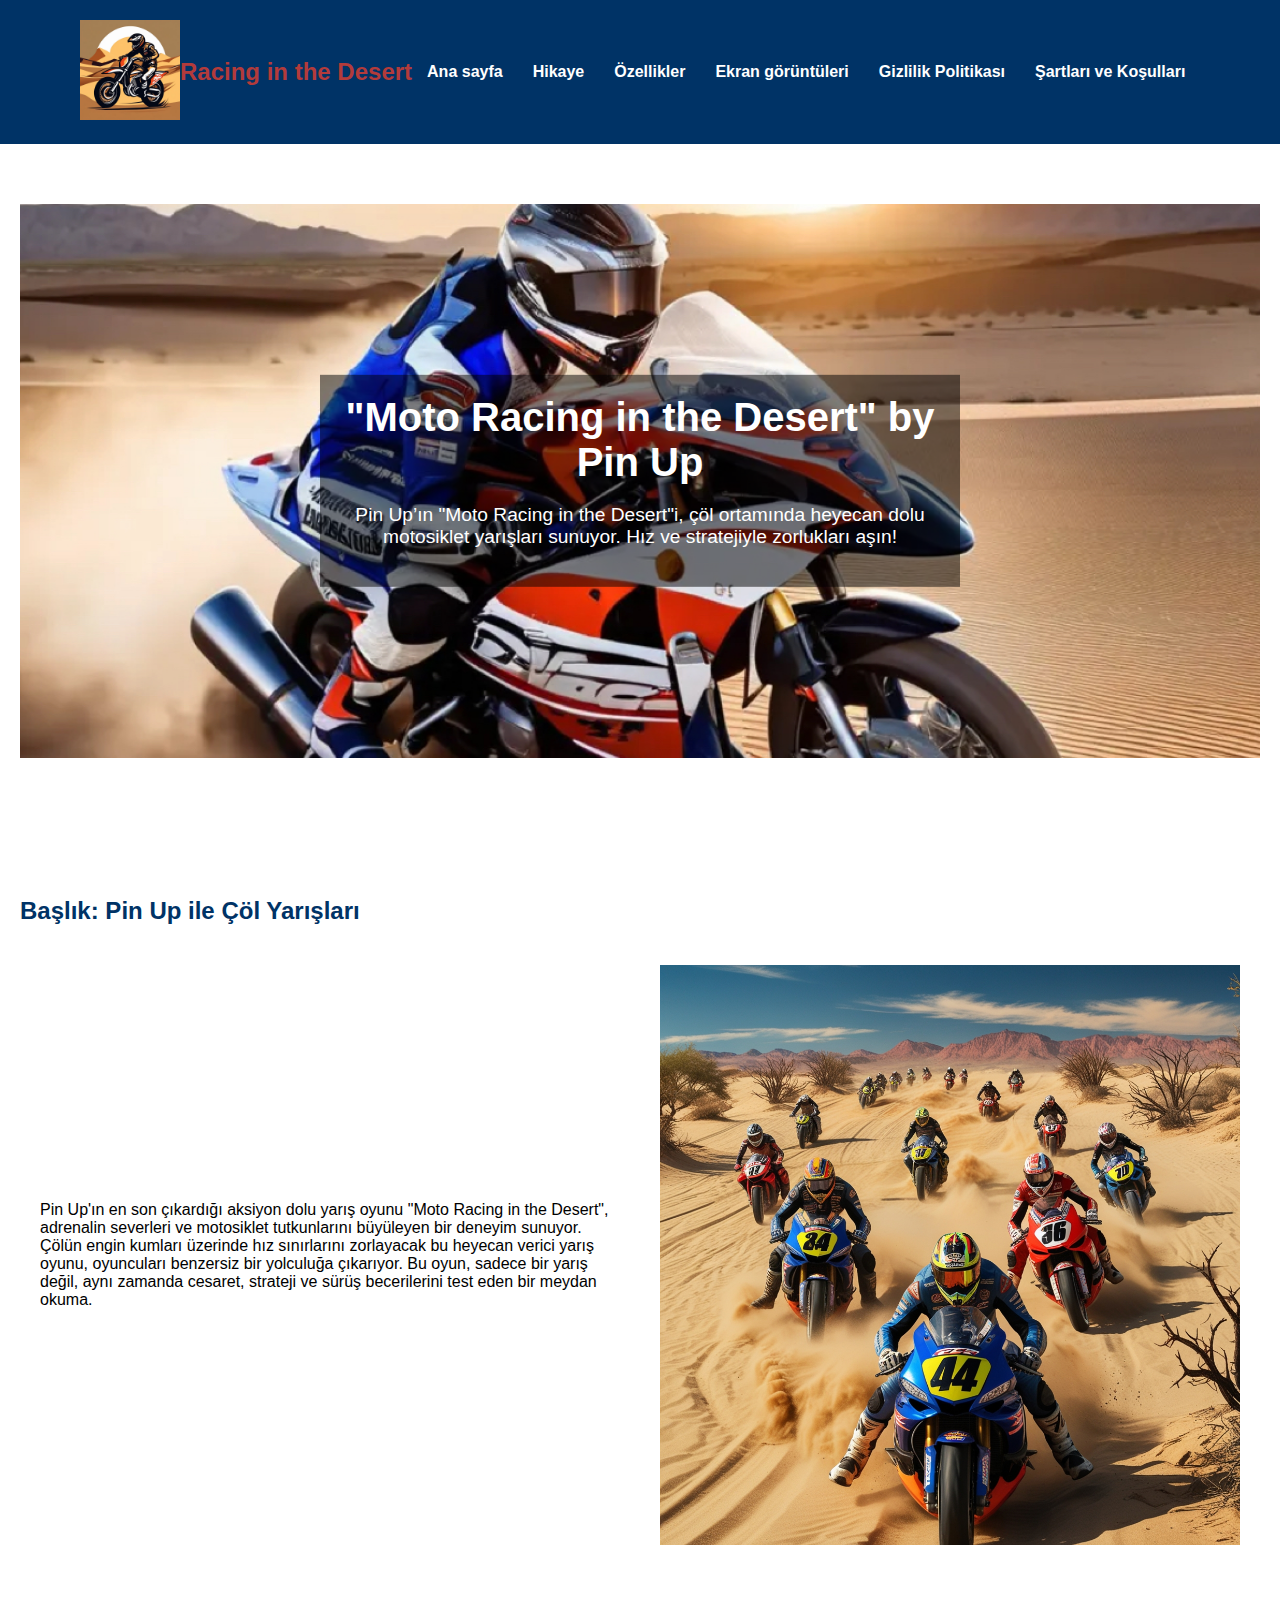
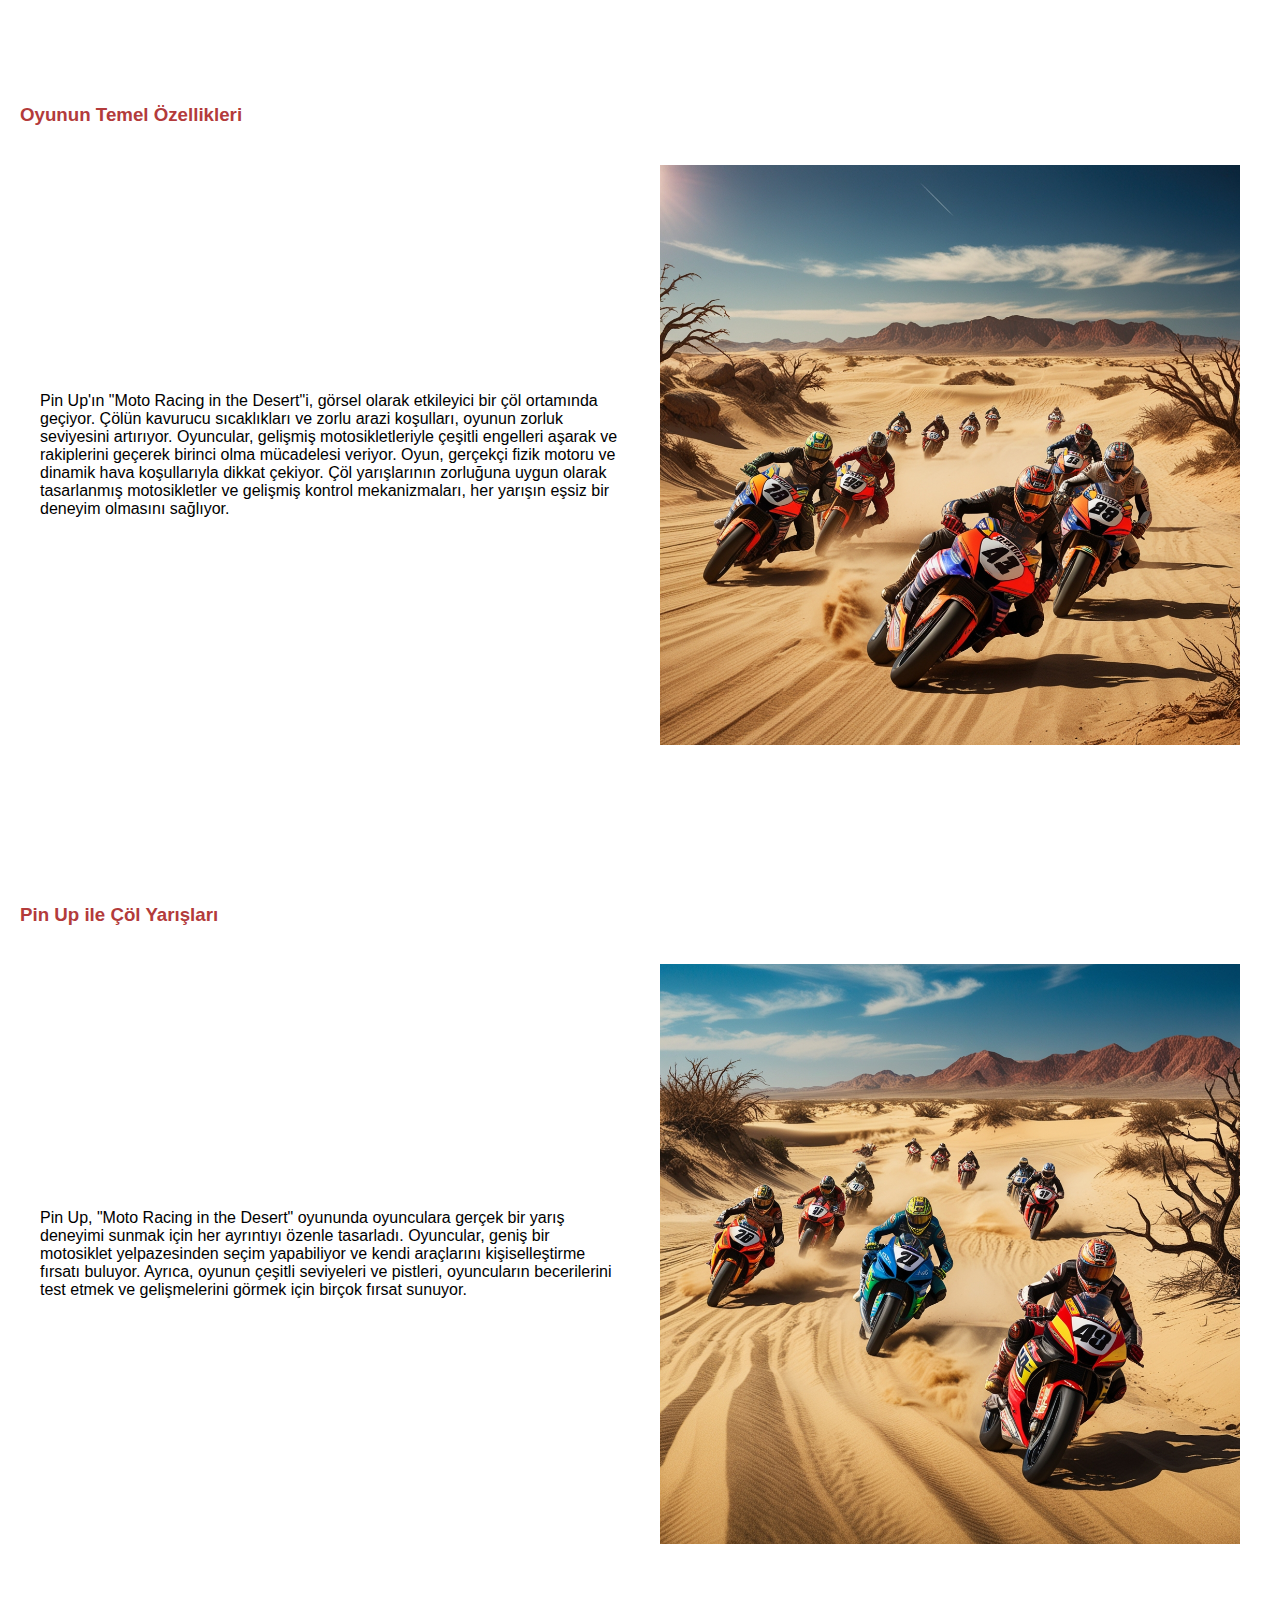
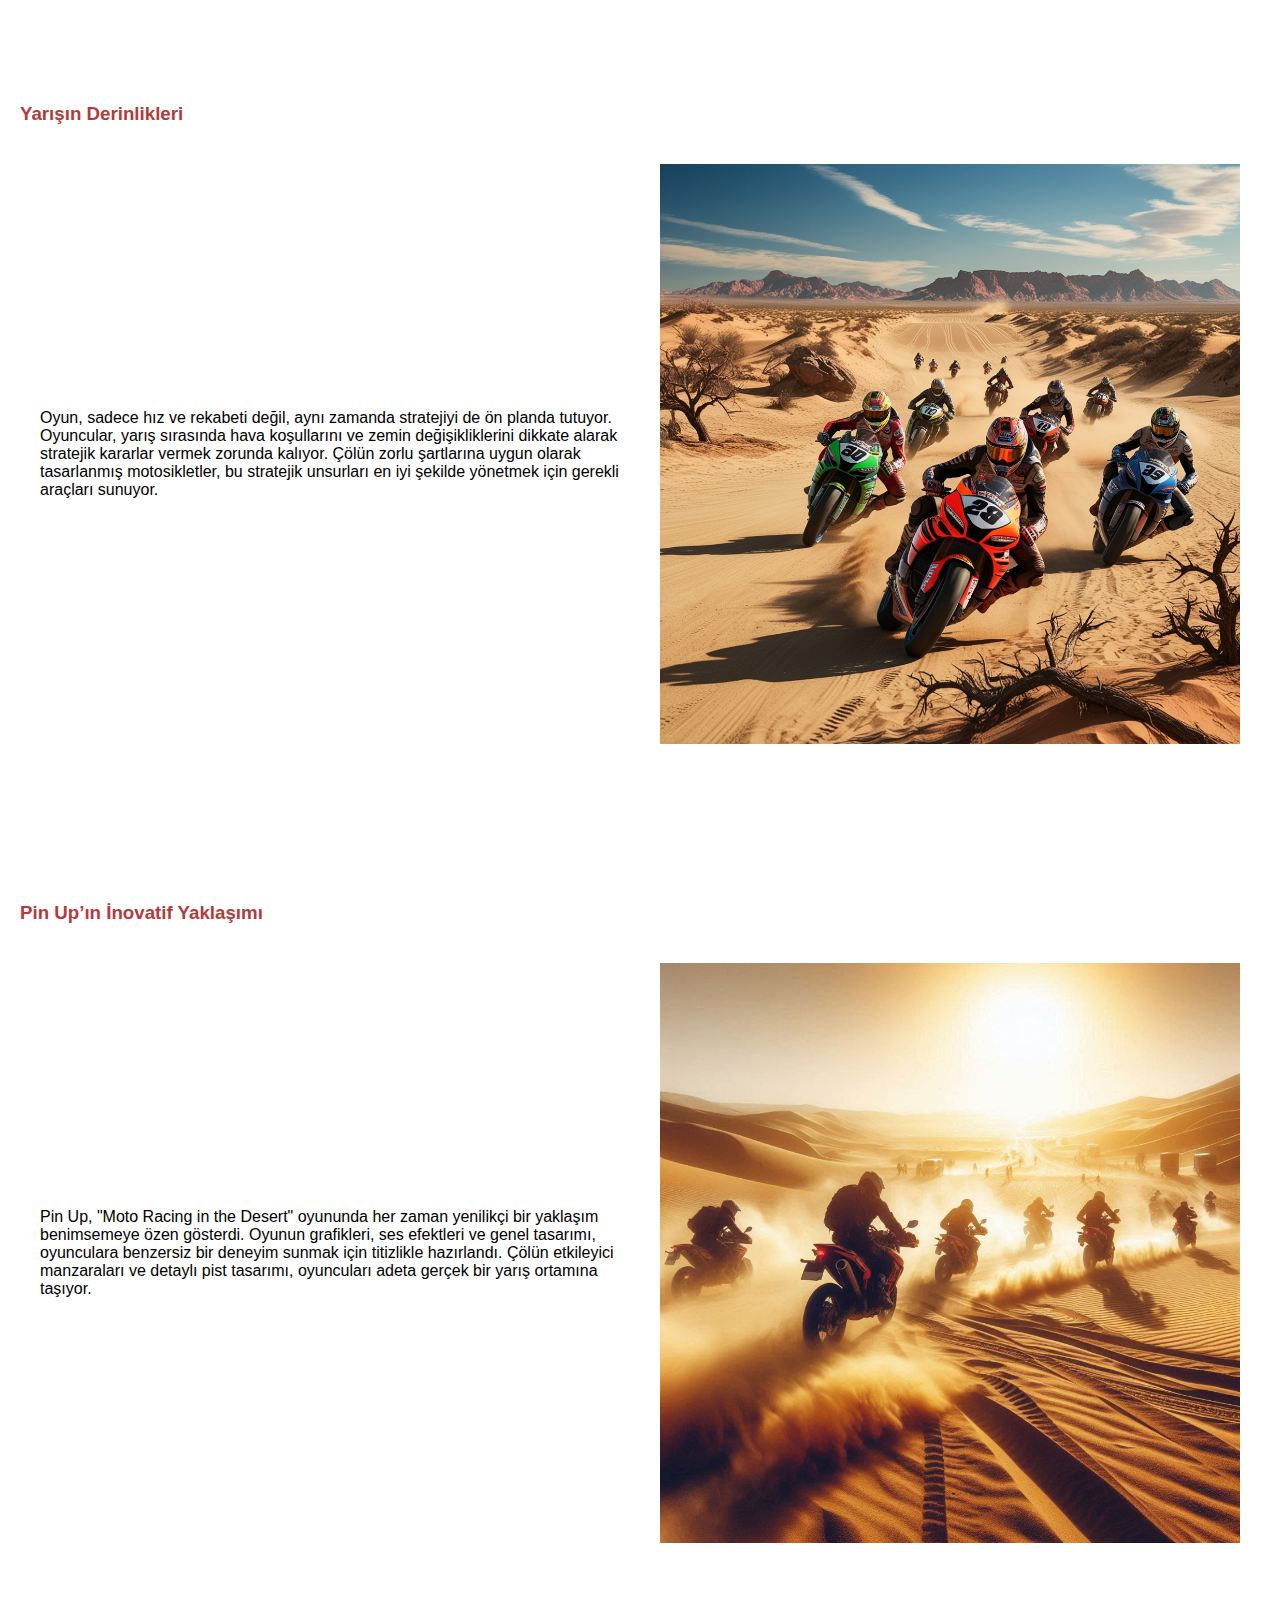
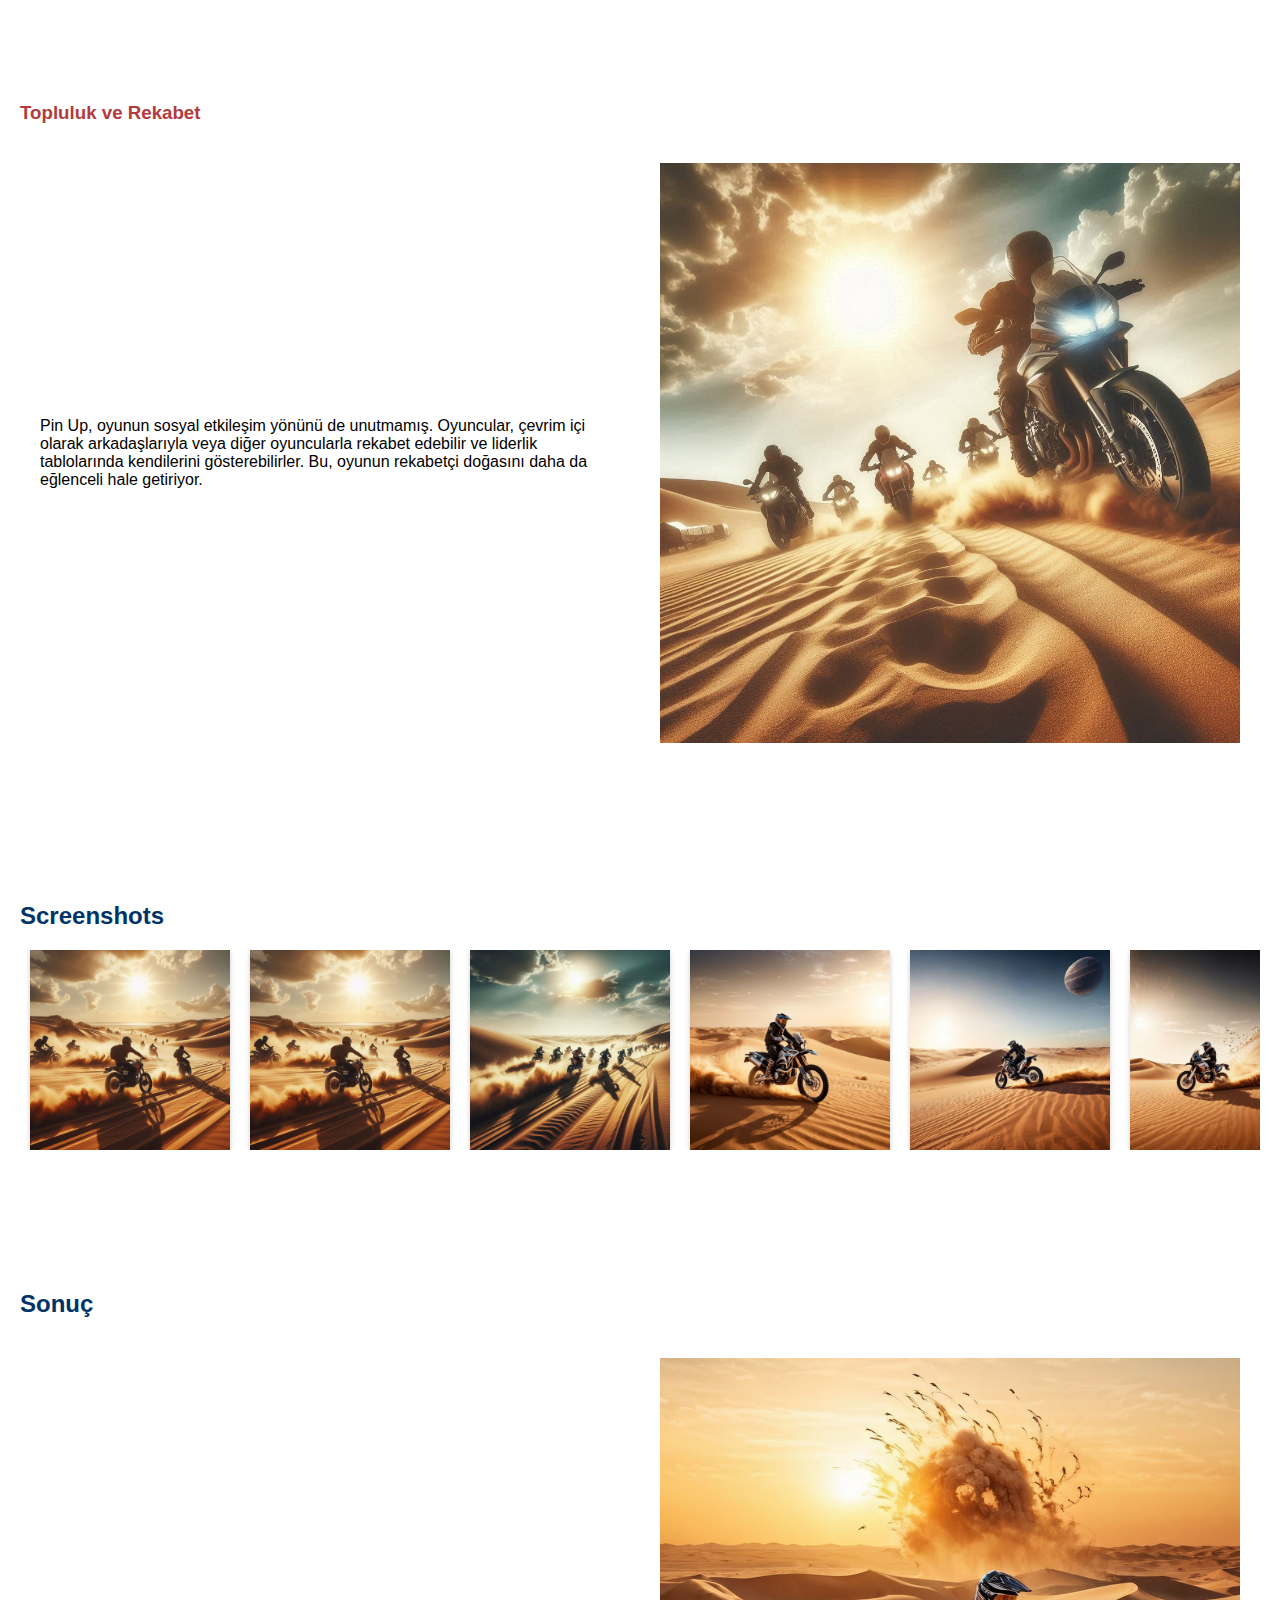
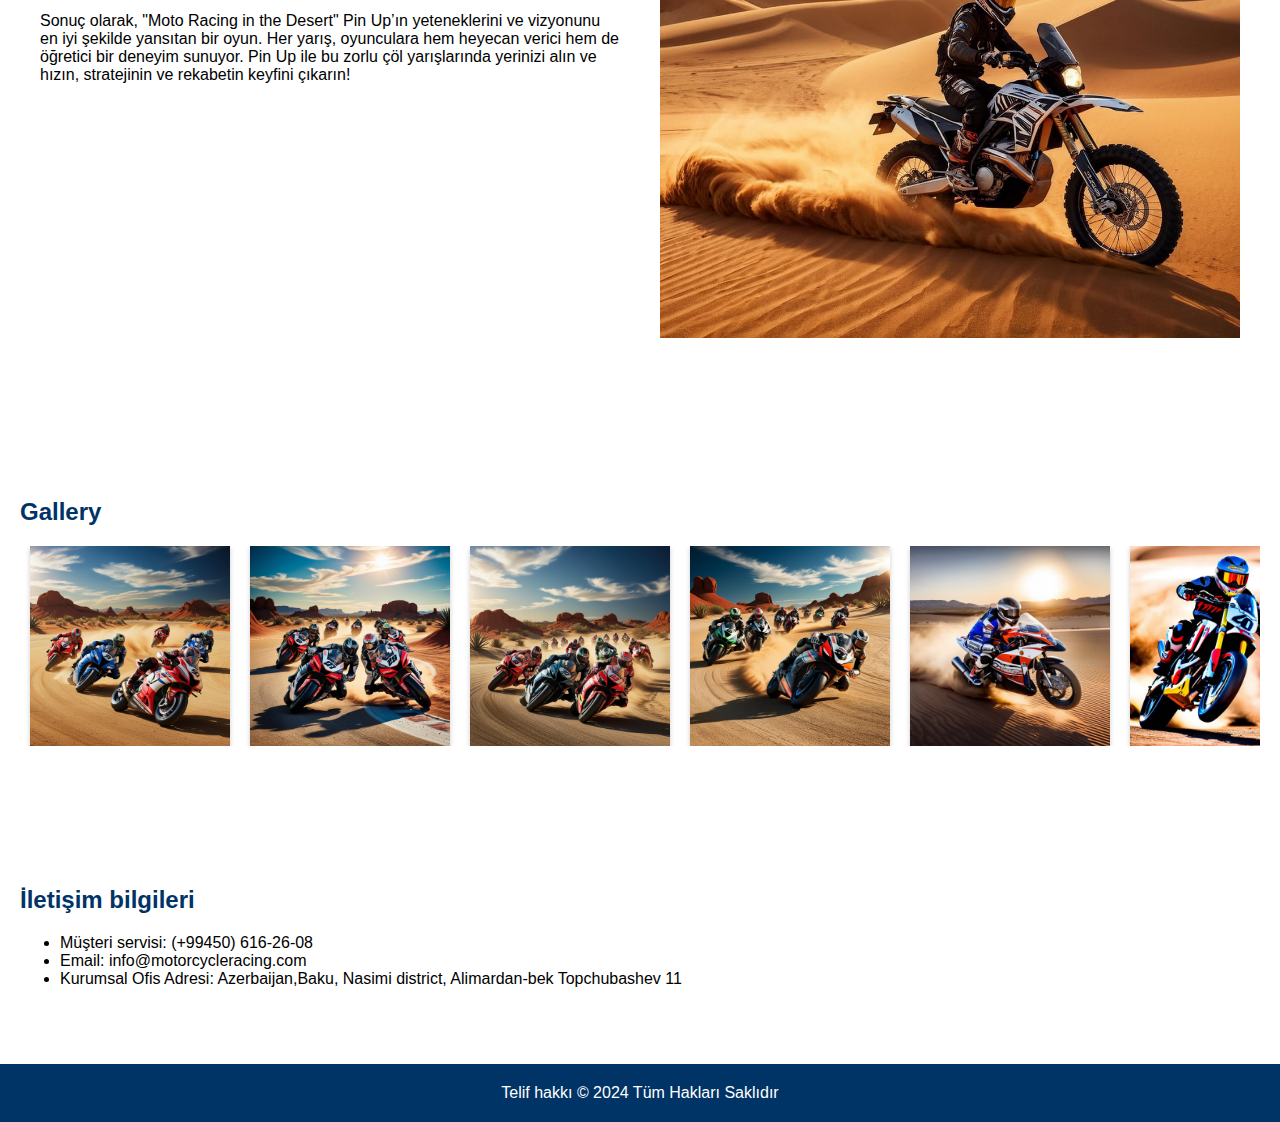
<file: Index.html>
<!DOCTYPE html>
<html lang="tr">
<head>
    <meta charset="UTF-8">
    <meta name="viewport" content="width=device-width, initial-scale=1.0">
    <meta name="title" content="Moto Racing in the Desert - Pin Up">
    <meta name="description" content="Moto Racing in the Desert by Pin Up is an adrenaline-pumping motorcycle racing game set in a challenging desert environment.">
    <title>Moto Racing in the Desert - Pin Up</title>
    <link rel="apple-touch-icon" sizes="180x180" href="favicon/apple-touch-icon.png">
    <link rel="icon" type="image/png" sizes="32x32" href="favicon/favicon-32x32.png">
    <link rel="icon" type="image/png" sizes="16x16" href="favicon/favicon-16x16.png">
    <link rel="manifest" href="favicon/site.webmanifest">
<style>
body {
    font-family: Arial, sans-serif;
    margin: 0;
    padding: 0;
    background-color: #f4f4f4;
}

header {
    background-color: #003366;
    color: white;
    padding: 20px 0;
    position: relative;
}

header .container {
    display: flex;
    align-items: center;
    justify-content: space-between;
    max-width: 1120px;
    margin: 0 auto;
    padding: 0 20px;
}

header .logo img {
    width: 100px;
}

header h1 {
    margin: 0;
    font-size: 1.5em;
    color: #b33b3b;
    white-space: nowrap;
}

nav ul {
    list-style-type: none;
    margin: 0;
    padding: 0;
    display: flex;
}

nav ul li {
    margin: 0 15px;
}

nav ul li a {
    color: white;
    text-decoration: none;
    font-weight: bold;
    white-space: nowrap;
}

nav ul li a:hover {
    text-decoration: underline;
}

.hero {
    position: relative;
    text-align: center;
}

.hero img {
    width: 100%;
    height: auto;
    display: block;
}

.hero-content {
    position: absolute;
    top: 50%;
    left: 50%;
    transform: translate(-50%, -50%);
    color: white;
    padding: 20px;
    background-color: rgba(0, 0, 0, 0.5);
}

.hero-content h1 {
    font-size: 2.5em;
    margin: 0;
}

.hero-content p {
    font-size: 1.2em;
}

section {
    padding: 60px 20px;
    background-color: white;
}

section h2 {
    color: #003366;
}

section h3 {
    color: #b33b3b;
}

.text-image {
    display: flex;
    align-items: center;
    justify-content: space-between;
}

.text-image .text {
    flex: 1;
    padding: 20px;
}

.text-image .image {
    flex: 1;
    padding: 20px;
}

.text-image img {
    width: 100%;
    height: auto;
    display: block;
}

.carousel {
    display: flex;
    flex-wrap: nowrap;
    overflow-x: auto;
}

.carousel img {
    margin: 0 10px;
    width: 300px;
    height: 200px;
    object-fit: cover;
    box-shadow: 0 2px 5px rgba(0, 0, 0, 0.2);
}

footer {
    background-color: #003366;
    color: white;
    text-align: center;
    padding: 20px;
}

footer p {
    margin: 0;
}

/* Responsive Styles */
@media (max-width: 768px) {
  .text-image {
    flex-direction: column;
    text-align: center;
  }
}



</style>
</head>
<body>
    <!-- Header Section -->
    <header>
        <div class="container">
            <div class="logo">
                <img src="img/logo.png" alt="Logo">
            </div>
            <h1>Racing in the Desert</h1>
            <nav>
                <ul>
                    <li><a href="#home">Ana sayfa</a></li>
                    <li><a href="#story">Hikaye</a></li>
                    <li><a href="#features">Özellikler</a></li>
                    <li><a href="#screenshots">Ekran görüntüleri</a></li>
                    <li><a href="policy.html">Gizlilik Politikası</a></li>
                    <li><a href="terms.html">Şartları ve Koşulları</a></li>
                </ul>
            </nav>
        </div>
    </header>

    <!-- Hero Section -->
    <section id="home" class="hero">
        <img src="img/main_img.jpg" alt="Game Image">
        <div class="hero-content">
            <h1>"Moto Racing in the Desert" by Pin Up</h1>
            <p>Pin Up’ın "Moto Racing in the Desert"i, çöl ortamında heyecan dolu motosiklet yarışları sunuyor. Hız ve stratejiyle zorlukları aşın!</p>
        </div>
    </section>

    <!-- Story Section -->
    <section id="story" class="story">
        <div class="container">
            <h2>Başlık: Pin Up ile Çöl Yarışları</h2>
            <div class="text-image">
                <div class="text">
                    <p>Pin Up'ın en son çıkardığı aksiyon dolu yarış oyunu "Moto Racing in the Desert", adrenalin severleri ve motosiklet tutkunlarını büyüleyen bir deneyim sunuyor. Çölün engin kumları üzerinde hız sınırlarını zorlayacak bu heyecan verici yarış oyunu, oyuncuları benzersiz bir yolculuğa çıkarıyor. Bu oyun, sadece bir yarış değil, aynı zamanda cesaret, strateji ve sürüş becerilerini test eden bir meydan okuma.</p>
                </div>
                <div class="image">
                    <img src="img/1.jpg" alt="Story Image">
                </div>
            </div>
        </div>
    </section>

    <!-- Features Section -->
    <section id="features" class="features">
        <div class="container">
            <h3>Oyunun Temel Özellikleri</h3>
            <div class="text-image">
                <div class="text">
                    <p>Pin Up'ın "Moto Racing in the Desert"i, görsel olarak etkileyici bir çöl ortamında geçiyor. Çölün kavurucu sıcaklıkları ve zorlu arazi koşulları, oyunun zorluk seviyesini artırıyor. Oyuncular, gelişmiş motosikletleriyle çeşitli engelleri aşarak ve rakiplerini geçerek birinci olma mücadelesi veriyor. Oyun, gerçekçi fizik motoru ve dinamik hava koşullarıyla dikkat çekiyor. Çöl yarışlarının zorluğuna uygun olarak tasarlanmış motosikletler ve gelişmiş kontrol mekanizmaları, her yarışın eşsiz bir deneyim olmasını sağlıyor.</p>
                </div>
                <div class="image">
                    <img src="img/2.jpg" alt="Features Image">
                </div>
            </div>
        </div>
    </section>

    <section class="features">
        <div class="container">
            <h3>Pin Up ile Çöl Yarışları</h3>
            <div class="text-image">
                <div class="text">
                    <p>Pin Up, "Moto Racing in the Desert" oyununda oyunculara gerçek bir yarış deneyimi sunmak için her ayrıntıyı özenle tasarladı. Oyuncular, geniş bir motosiklet yelpazesinden seçim yapabiliyor ve kendi araçlarını kişiselleştirme fırsatı buluyor. Ayrıca, oyunun çeşitli seviyeleri ve pistleri, oyuncuların becerilerini test etmek ve gelişmelerini görmek için birçok fırsat sunuyor.</p>
                </div>
                <div class="image">
                    <img src="img/3.jpg" alt="Features Image">
                </div>
            </div>
        </div>
    </section>

    <section class="features">
        <div class="container">
            <h3>Yarışın Derinlikleri</h3>
            <div class="text-image">
                <div class="text">
                    <p>Oyun, sadece hız ve rekabeti değil, aynı zamanda stratejiyi de ön planda tutuyor. Oyuncular, yarış sırasında hava koşullarını ve zemin değişikliklerini dikkate alarak stratejik kararlar vermek zorunda kalıyor. Çölün zorlu şartlarına uygun olarak tasarlanmış motosikletler, bu stratejik unsurları en iyi şekilde yönetmek için gerekli araçları sunuyor.</p>
                </div>
                <div class="image">
                    <img src="img/4.jpg" alt="Features Image">
                </div>
            </div>
        </div>
    </section>

    <section class="features">
        <div class="container">
            <h3>Pin Up’ın İnovatif Yaklaşımı</h3>
            <div class="text-image">
                <div class="text">
                    <p>Pin Up, "Moto Racing in the Desert" oyununda her zaman yenilikçi bir yaklaşım benimsemeye özen gösterdi. Oyunun grafikleri, ses efektleri ve genel tasarımı, oyunculara benzersiz bir deneyim sunmak için titizlikle hazırlandı. Çölün etkileyici manzaraları ve detaylı pist tasarımı, oyuncuları adeta gerçek bir yarış ortamına taşıyor.</p>
                </div>
                <div class="image">
                    <img src="img/5.jpeg" alt="Features Image">
                </div>
            </div>
        </div>
    </section>

    <section class="features">
        <div class="container">
            <h3>Topluluk ve Rekabet</h3>
            <div class="text-image">
                <div class="text">
                    <p>Pin Up, oyunun sosyal etkileşim yönünü de unutmamış. Oyuncular, çevrim içi olarak arkadaşlarıyla veya diğer oyuncularla rekabet edebilir ve liderlik tablolarında kendilerini gösterebilirler. Bu, oyunun rekabetçi doğasını daha da eğlenceli hale getiriyor.</p>
                </div>
                <div class="image">
                    <img src="img/6.jpeg" alt="Features Image">
                </div>
            </div>
        </div>
    </section>

    <!-- Screenshots Section -->
    <section id="screenshots" class="screenshots">
        <div class="container">
            <h2>Screenshots</h2>
            <div class="carousel">
                <img src="img/7.jpeg" alt="Screenshot 1">
                <img src="img/8.jpeg" alt="Screenshot 2">
                <img src="img/9.jpeg" alt="Screenshot 3">
                <img src="img/10.jpeg" alt="Screenshot 4">
                <img src="img/11.jpeg" alt="Screenshot 5">
                <img src="img/12.jpeg" alt="Screenshot 6">
            </div>
        </div>
    </section>

    <!-- Gameplay Section -->
    <section id="gameplay" class="gameplay">
        <div class="container">
            <h2>Sonuç</h2>
            <div class="text-image">
                <div class="text">
                    <p>Sonuç olarak, "Moto Racing in the Desert" Pin Up’ın yeteneklerini ve vizyonunu en iyi şekilde yansıtan bir oyun. Her yarış, oyunculara hem heyecan verici hem de öğretici bir deneyim sunuyor. Pin Up ile bu zorlu çöl yarışlarında yerinizi alın ve hızın, stratejinin ve rekabetin keyfini çıkarın!</p>
                </div>
                <div class="image">
                    <img src="img/13.jpeg" alt="Gameplay Image">
                </div>
            </div>
        </div>
    </section>

    <!-- Gallery Section -->
    <section id="gallery" class="gallery">
        <div class="container">
            <h2>Gallery</h2>
            <div class="carousel">
                <img src="img/14.jpg" alt="Gallery 1">
                <img src="img/15.jpg" alt="Gallery 2">
                <img src="img/16.jpg" alt="Gallery 3">
                <img src="img/17.jpg" alt="Gallery 4">
                <img src="img/18.png" alt="Gallery 5">
                <img src="img/19.png" alt="Gallery 6">
                <img src="img/20.png" alt="Gallery 7">
                <img src="img/21.png" alt="Gallery 8">
            </div>
        </div>
    </section>

    <!-- Contact Section -->
    <section id="contact" class="contact">
        <div class="container">
            <h2>İletişim bilgileri</h2>
            <ul>
                <li>Müşteri servisi: (+99450) 616-26-08</li>
                <li>Email: info@motorcycleracing.com</li>
                <li>Kurumsal Ofis Adresi: Azerbaijan,Baku, Nasimi district, Alimardan-bek Topchubashev 11</li>
            </ul>
        </div>
    </section>

    <!-- Footer Section -->
    <footer>
        <div class="container">
            <p>Telif hakkı © 2024 Tüm Hakları Saklıdır</p>
        </div>
    </footer>
</body>
</html>
</file>
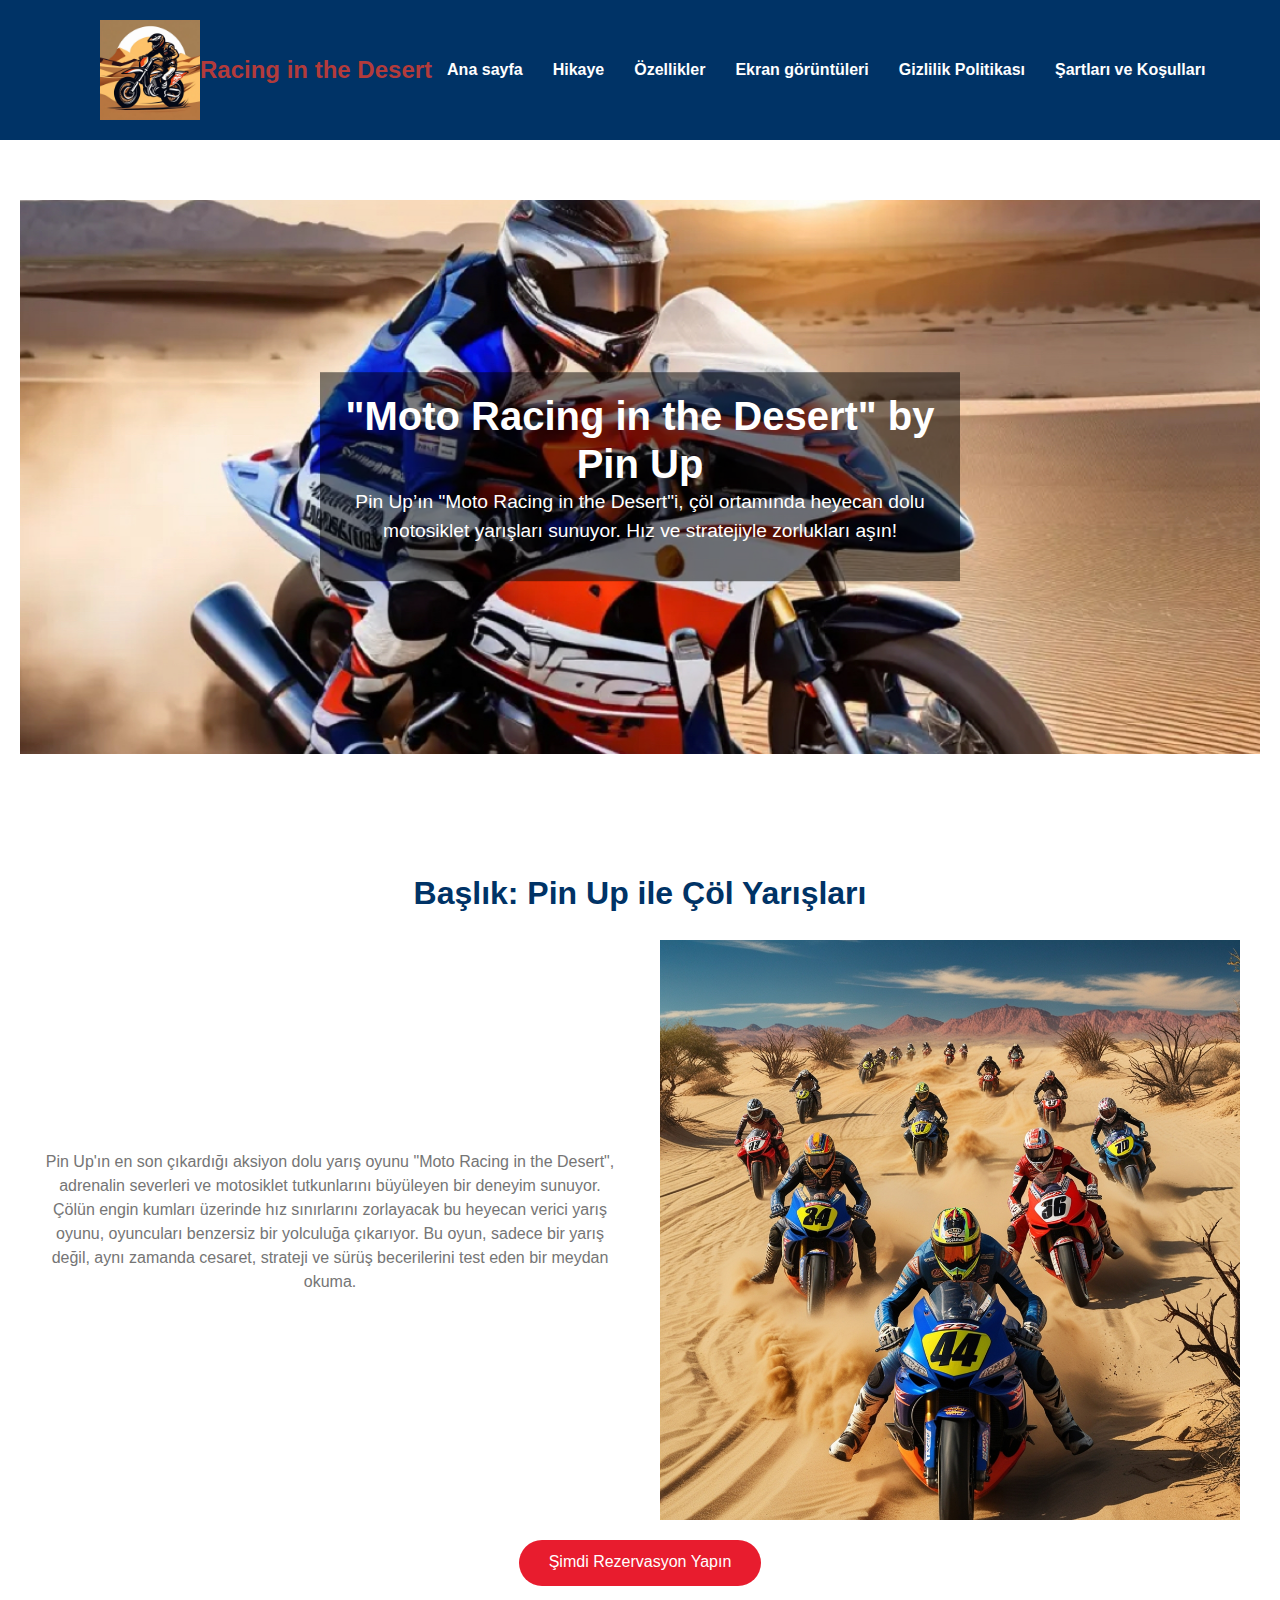
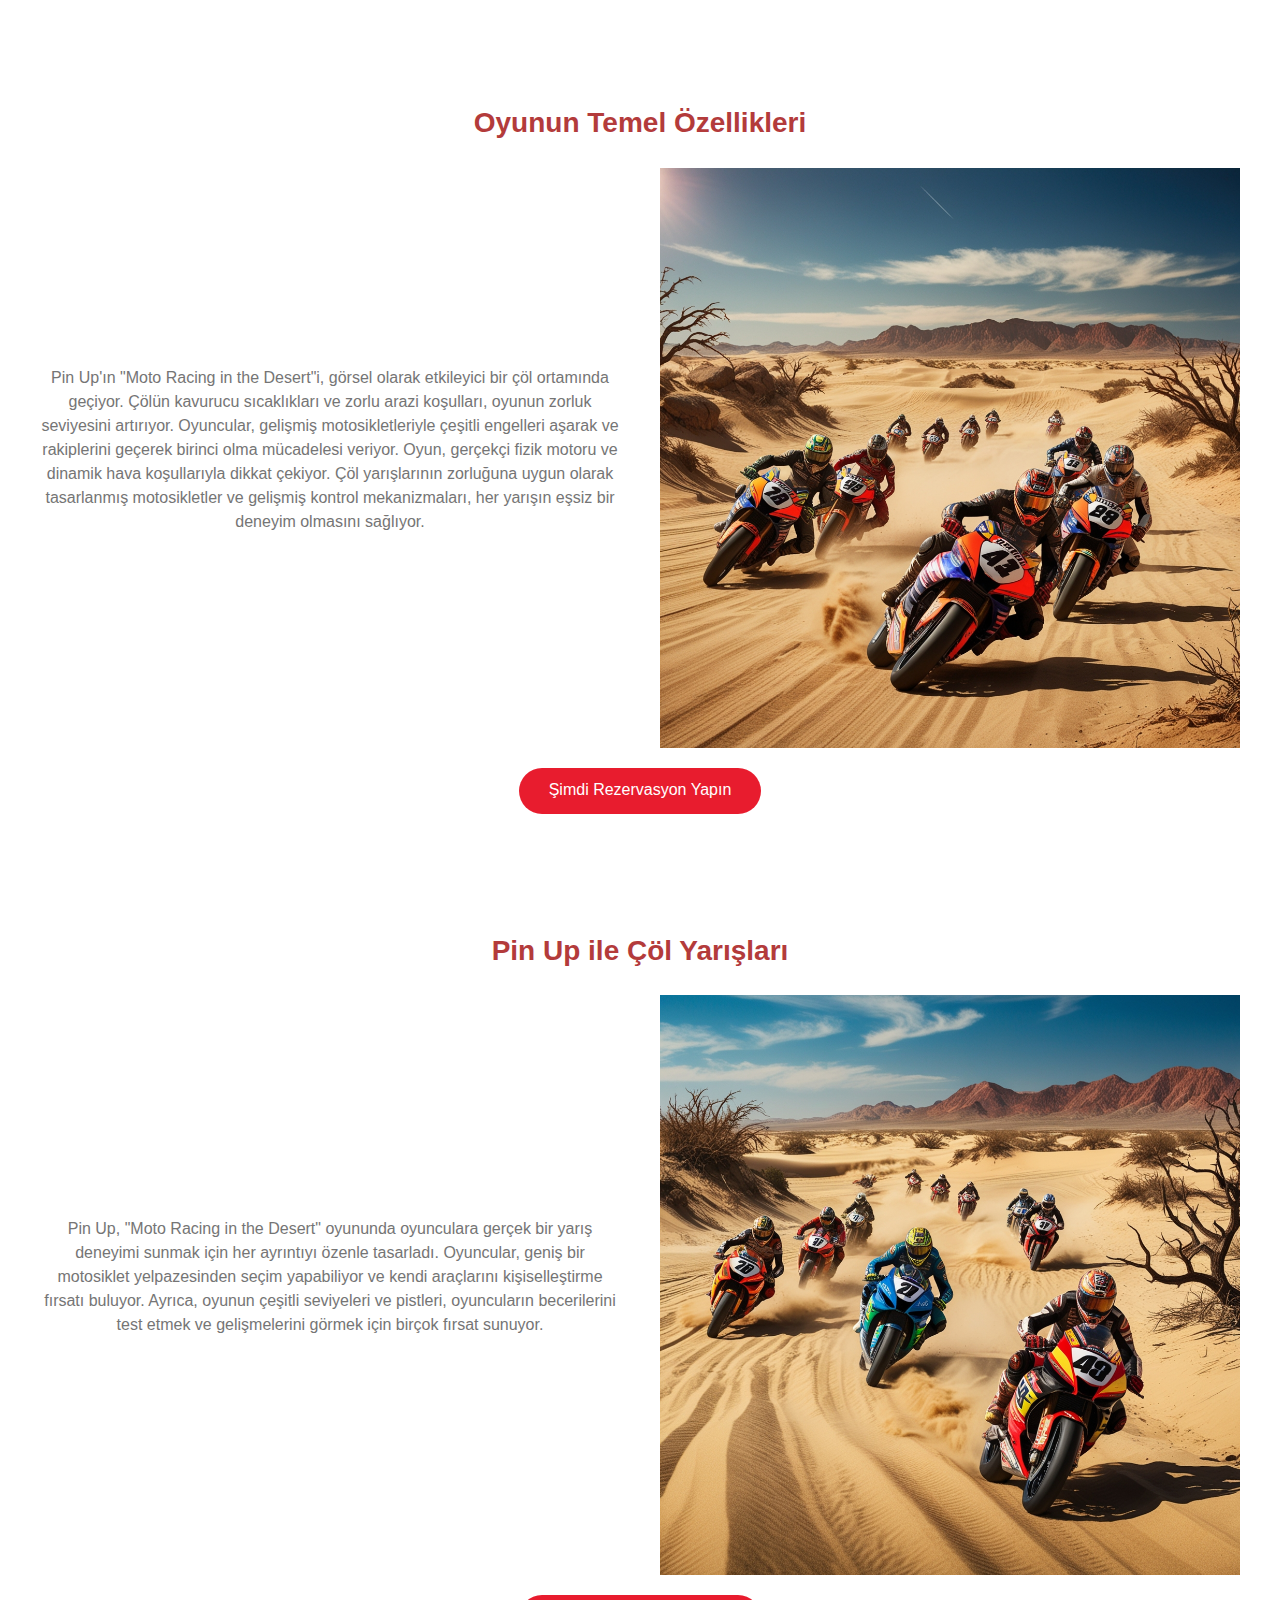
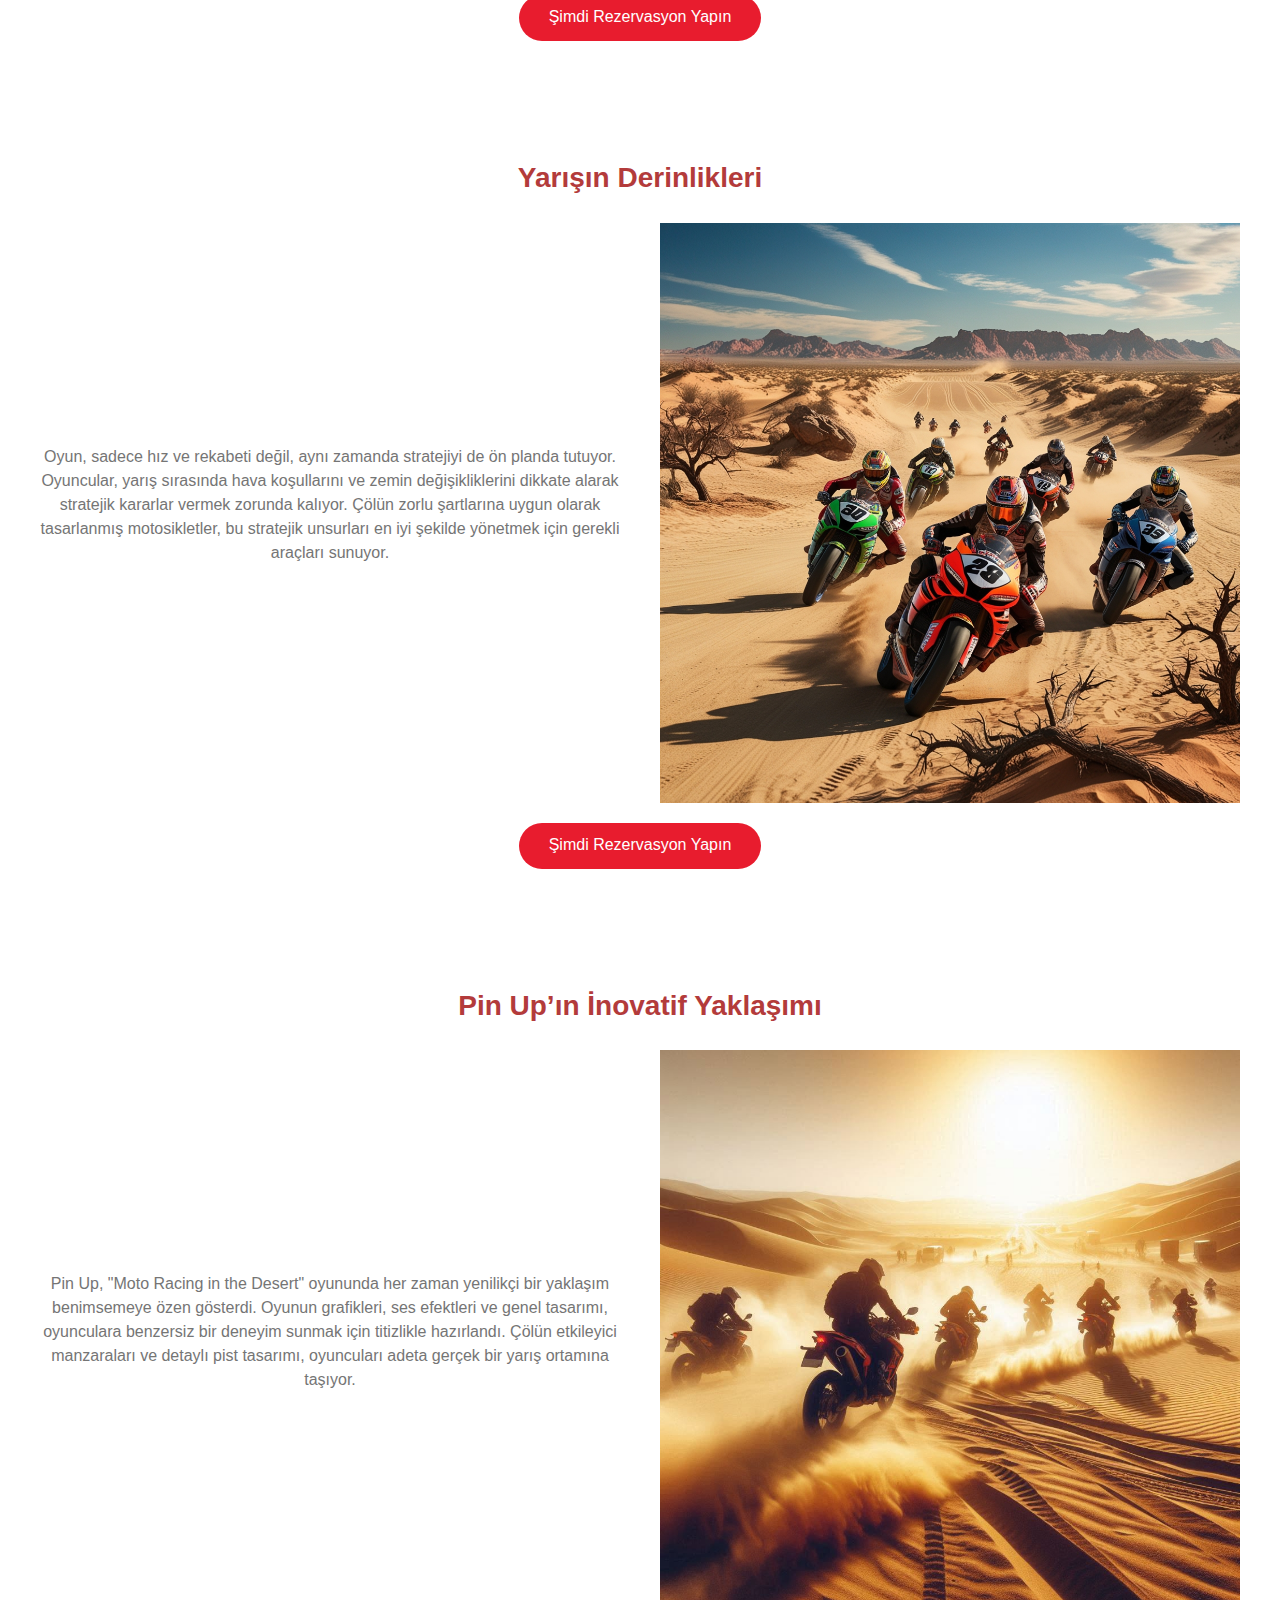
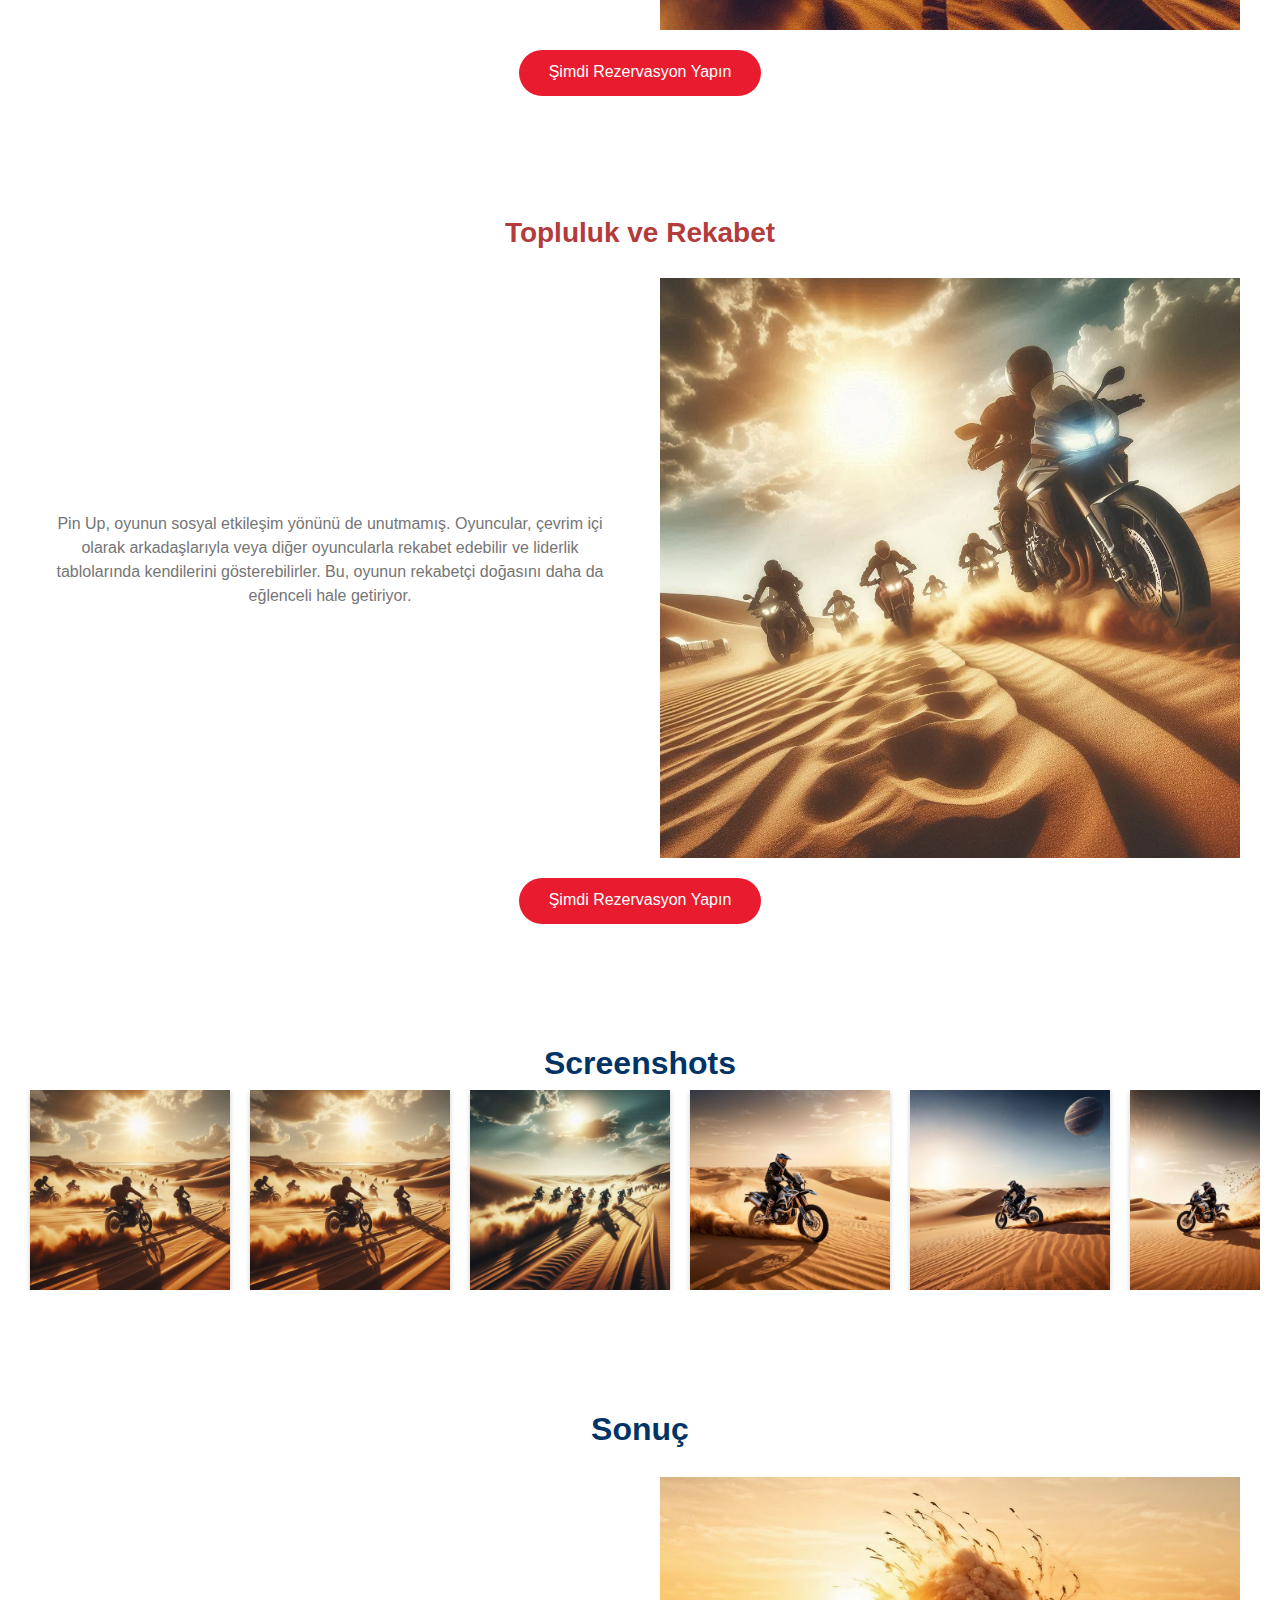
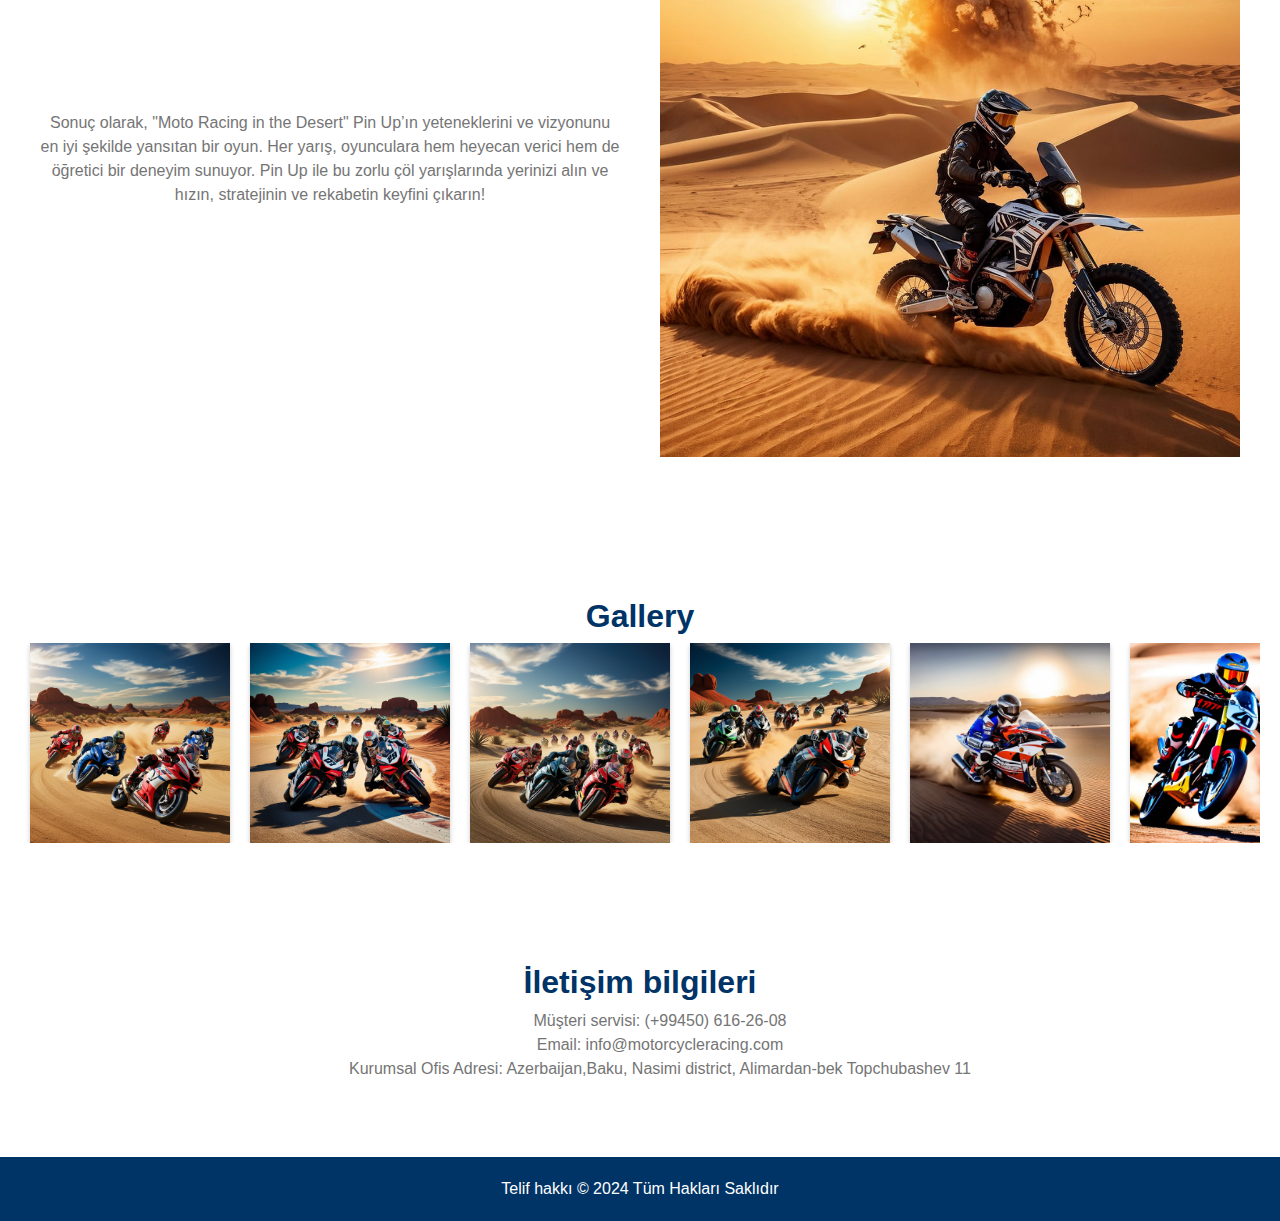
<file: index.html>
<!DOCTYPE html>
<html lang="tr">
<head>
    <meta charset="UTF-8">
    <meta name="viewport" content="width=device-width, initial-scale=1.0">
    <meta name="title" content="Moto Racing in the Desert - Pin Up">
    <meta name="description" content="Moto Racing in the Desert by Pin Up is an adrenaline-pumping motorcycle racing game set in a challenging desert environment.">
    <title>Moto Racing in the Desert - Pin Up</title>
    <link rel="apple-touch-icon" sizes="180x180" href="favicon/apple-touch-icon.png">
    <link rel="icon" type="image/png" sizes="32x32" href="favicon/favicon-32x32.png">
    <link rel="icon" type="image/png" sizes="16x16" href="favicon/favicon-16x16.png">
    <link rel="manifest" href="favicon/site.webmanifest">
    <link rel="stylesheet" href="css/style.css">
</head>
<body>
    <!-- Header Section -->
    <header>
        <div class="container-fluid position-relative nav-bar p-0 mobile">
            <div class="container-lg position-relative p-0 px-lg-3" style="z-index: 9;">
                <nav class="navbar navbar-expand-lg bg-white navbar-light py-3 py-lg-0 pl-3 pl-lg-5">
                    <a class="logo" href="index.html">
                        <img src="img/logo.png" alt="Logo">
                    </a>
                    <h1>Racing in the Desert</h1>
                    <button type="button" class="navbar-toggler" data-toggle="collapse" data-target="#navbarCollapse">
                        <span class="navbar-toggler-icon"></span>
                    </button>
                    <div class="collapse navbar-collapse justify-content-between px-3" id="navbarCollapse">
                        <div class="navbar-nav ml-auto py-0">
                            <a href="index.html">Ana Sayfa</a>
                            <a href="#story">Hikaye</a>
                            <a href="#features">Özellikler</a>
                            <a href="#screenshots">Ekran görüntüleri</a>
                            <a href="policy.html">Gizlilik Politikası</a>
                            <a href="terms.html">Şartları ve Koşulları</a>
                        </div>
                    </div>
                </nav>
            </div>
        </div>
        <div class="container desktop">
            <a class="logo" href="index.html">
                <img src="img/logo.png" alt="Logo">
            </a>
            <h1>Racing in the Desert</h1>
            <nav>
                <ul>
                    <li><a href="index.html">Ana sayfa</a></li>
                    <li><a href="#story">Hikaye</a></li>
                    <li><a href="#features">Özellikler</a></li>
                    <li><a href="#screenshots">Ekran görüntüleri</a></li>
                    <li><a href="policy.html">Gizlilik Politikası</a></li>
                    <li><a href="terms.html">Şartları ve Koşulları</a></li>
                </ul>
            </nav>
        </div>
    </header>

    <!-- Hero Section -->
    <section id="home" class="hero">
        <img src="img/main_img.jpg" alt="Moto Racing in the Desert - Pin Up">
        <div class="hero-content">
            <h1>"Moto Racing in the Desert" by Pin Up</h1>
            <p>Pin Up’ın "Moto Racing in the Desert"i, çöl ortamında heyecan dolu motosiklet yarışları sunuyor. Hız ve stratejiyle zorlukları aşın!</p>
        </div>
    </section>

    <!-- Story Section -->
    <section id="story" class="story">
        <div class="container1">
            <h2>Başlık: Pin Up ile Çöl Yarışları</h2>
            <div class="text-image">
                <div class="text">
                    <p>Pin Up'ın en son çıkardığı aksiyon dolu yarış oyunu "Moto Racing in the Desert", adrenalin severleri ve motosiklet tutkunlarını büyüleyen bir deneyim sunuyor. Çölün engin kumları üzerinde hız sınırlarını zorlayacak bu heyecan verici yarış oyunu, oyuncuları benzersiz bir yolculuğa çıkarıyor. Bu oyun, sadece bir yarış değil, aynı zamanda cesaret, strateji ve sürüş becerilerini test eden bir meydan okuma.</p>
                </div>
                <div class="image">
                    <img src="img/1.jpg" alt="Moto Racing in the Desert - Pin Up">
                </div>
            </div>
            <a class="btn btn-custom" href="">Şimdi Rezervasyon Yapın</a>
        </div>
    </section>

    <!-- Features Section -->
    <section id="features" class="features">
        <div class="container1">
            <h3>Oyunun Temel Özellikleri</h3>
            <div class="text-image">
                <div class="text">
                    <p>Pin Up'ın "Moto Racing in the Desert"i, görsel olarak etkileyici bir çöl ortamında geçiyor. Çölün kavurucu sıcaklıkları ve zorlu arazi koşulları, oyunun zorluk seviyesini artırıyor. Oyuncular, gelişmiş motosikletleriyle çeşitli engelleri aşarak ve rakiplerini geçerek birinci olma mücadelesi veriyor. Oyun, gerçekçi fizik motoru ve dinamik hava koşullarıyla dikkat çekiyor. Çöl yarışlarının zorluğuna uygun olarak tasarlanmış motosikletler ve gelişmiş kontrol mekanizmaları, her yarışın eşsiz bir deneyim olmasını sağlıyor.</p>
                </div>
                <div class="image">
                    <img src="img/2.jpg" alt="Moto Racing in the Desert - Pin Up">
                </div>
            </div>
            <a class="btn btn-custom" href="">Şimdi Rezervasyon Yapın</a>
        </div>
    </section>

    <section class="features">
        <div class="container1">
            <h3>Pin Up ile Çöl Yarışları</h3>
            <div class="text-image">
                <div class="text">
                    <p>Pin Up, "Moto Racing in the Desert" oyununda oyunculara gerçek bir yarış deneyimi sunmak için her ayrıntıyı özenle tasarladı. Oyuncular, geniş bir motosiklet yelpazesinden seçim yapabiliyor ve kendi araçlarını kişiselleştirme fırsatı buluyor. Ayrıca, oyunun çeşitli seviyeleri ve pistleri, oyuncuların becerilerini test etmek ve gelişmelerini görmek için birçok fırsat sunuyor.</p>
                </div>
                <div class="image">
                    <img src="img/3.jpg" alt="Moto Racing in the Desert - Pin Up">
                </div>
            </div>
            <a class="btn btn-custom" href="">Şimdi Rezervasyon Yapın</a>
        </div>
    </section>

    <section class="features">
        <div class="container1">
            <h3>Yarışın Derinlikleri</h3>
            <div class="text-image">
                <div class="text">
                    <p>Oyun, sadece hız ve rekabeti değil, aynı zamanda stratejiyi de ön planda tutuyor. Oyuncular, yarış sırasında hava koşullarını ve zemin değişikliklerini dikkate alarak stratejik kararlar vermek zorunda kalıyor. Çölün zorlu şartlarına uygun olarak tasarlanmış motosikletler, bu stratejik unsurları en iyi şekilde yönetmek için gerekli araçları sunuyor.</p>
                </div>
                <div class="image">
                    <img src="img/4.jpg" alt="Moto Racing in the Desert - Pin Up">
                </div>
            </div>
            <a class="btn btn-custom" href="">Şimdi Rezervasyon Yapın</a>
        </div>
    </section>

    <section class="features">
        <div class="container1">
            <h3>Pin Up’ın İnovatif Yaklaşımı</h3>
            <div class="text-image">
                <div class="text">
                    <p>Pin Up, "Moto Racing in the Desert" oyununda her zaman yenilikçi bir yaklaşım benimsemeye özen gösterdi. Oyunun grafikleri, ses efektleri ve genel tasarımı, oyunculara benzersiz bir deneyim sunmak için titizlikle hazırlandı. Çölün etkileyici manzaraları ve detaylı pist tasarımı, oyuncuları adeta gerçek bir yarış ortamına taşıyor.</p>
                </div>
                <div class="image">
                    <img src="img/5.jpeg" alt="Moto Racing in the Desert - Pin Up">
                </div>
            </div>
            <a class="btn btn-custom" href="">Şimdi Rezervasyon Yapın</a>
        </div>
    </section>

    <section class="features">
        <div class="container1">
            <h3>Topluluk ve Rekabet</h3>
            <div class="text-image">
                <div class="text">
                    <p>Pin Up, oyunun sosyal etkileşim yönünü de unutmamış. Oyuncular, çevrim içi olarak arkadaşlarıyla veya diğer oyuncularla rekabet edebilir ve liderlik tablolarında kendilerini gösterebilirler. Bu, oyunun rekabetçi doğasını daha da eğlenceli hale getiriyor.</p>
                </div>
                <div class="image">
                    <img src="img/6.jpeg" alt="Moto Racing in the Desert - Pin Up">
                </div>
            </div>
            <a class="btn btn-custom" href="">Şimdi Rezervasyon Yapın</a>
        </div>
    </section>

    <!-- Screenshots Section -->
    <section id="screenshots" class="screenshots">
        <div class="container1">
            <h2>Screenshots</h2>
            <div class="carousel">
                <img src="img/7.jpeg" alt="Moto Racing in the Desert - Pin Up">
                <img src="img/8.jpeg" alt="Moto Racing in the Desert - Pin Up">
                <img src="img/9.jpeg" alt="Moto Racing in the Desert - Pin Up">
                <img src="img/10.jpeg" alt="Moto Racing in the Desert - Pin Up">
                <img src="img/11.jpeg" alt="Moto Racing in the Desert - Pin Up">
                <img src="img/12.jpeg" alt="Moto Racing in the Desert - Pin Up">
            </div>
        </div>
    </section>

    <!-- Gameplay Section -->
    <section id="gameplay" class="gameplay">
        <div class="container1">
            <h2>Sonuç</h2>
            <div class="text-image">
                <div class="text">
                    <p>Sonuç olarak, "Moto Racing in the Desert" Pin Up’ın yeteneklerini ve vizyonunu en iyi şekilde yansıtan bir oyun. Her yarış, oyunculara hem heyecan verici hem de öğretici bir deneyim sunuyor. Pin Up ile bu zorlu çöl yarışlarında yerinizi alın ve hızın, stratejinin ve rekabetin keyfini çıkarın!</p>
                </div>
                <div class="image">
                    <img src="img/13.jpeg" alt="Moto Racing in the Desert - Pin Up">
                </div>
            </div>
        </div>
    </section>

    <!-- Gallery Section -->
    <section id="gallery" class="gallery">
        <div class="container1">
            <h2>Gallery</h2>
            <div class="carousel">
                <img src="img/14.jpg" alt="Moto Racing in the Desert - Pin Up">
                <img src="img/15.jpg" alt="Moto Racing in the Desert - Pin Up">
                <img src="img/16.jpg" alt="Moto Racing in the Desert - Pin Up">
                <img src="img/17.jpg" alt="Moto Racing in the Desert - Pin Up">
                <img src="img/18.png" alt="Moto Racing in the Desert - Pin Up">
                <img src="img/19.png" alt="Moto Racing in the Desert - Pin Up">
                <img src="img/20.png" alt="Moto Racing in the Desert - Pin Up">
                <img src="img/21.png" alt="Moto Racing in the Desert - Pin Up">
            </div>
        </div>
    </section>

    <!-- Contact Section -->
    <section id="contact" class="contact">
        <div class="container1">
            <h2>İletişim bilgileri</h2>
            <ul class="ls-none">
                <li>Müşteri servisi: (+99450) 616-26-08</li>
                <li>Email: info@motorcycleracing.com</li>
                <li>Kurumsal Ofis Adresi: Azerbaijan,Baku, Nasimi district, Alimardan-bek Topchubashev 11</li>
            </ul>
        </div>
    </section>

    <!-- Footer Section -->
    <footer>
        <div class="container1">
            <p>Telif hakkı © 2024 Tüm Hakları Saklıdır</p>
        </div>
    </footer>
    <script type="text/javascript" src="js/jquery-3.4.1.min.js"></script>
    <script src="https://stackpath.bootstrapcdn.com/bootstrap/4.4.1/js/bootstrap.bundle.min.js"></script>
    <script type="application/ld+json">
        {
            "@context": "https://schema.org",
            "@type": "Organization",
            "name": "art-pinup",
            "url": "https://www.art-pinup.com",
            "logo": "https://www.art-pinup.com/images/logo.jpg"
        }
    </script>
    <script type="application/ld+json">
        {
            "@context": "https://schema.org",
            "@type": "WPHeader",
            "headline": "Pin Up ile Star Race Heyecanı",
            "description": "Pin Up ile Star Race oyununda galaksiler arası bir maceraya atılın ve en hızlı yarışçı olun.",
            "url": "https://www.art-pinup.com",
            "publisher": {
                "@type": "Organization",
                "name": "Pin-up",
                "logo": {
                    "@type": "ImageObject",
                    "url": "https://www.art-pinup.com/images/logo.jpg"
                }
            }
        }
    </script>
    <script type="application/ld+json">
        {
            "@context": "https://schema.org",
            "@type": "WebPage",
            "name": "Pin Up ile Star Race Heyecanı",
            "description": "Pin Up ile Star Race oyununda galaksiler arası bir maceraya atılın ve en hızlı yarışçı olun.",
            "publisher": {
                "@type": "Organization",
                "name": "Pin-up"
            },
            "license": "A license document that applies to this content, typically indicated by URL"
        }
    </script>
    <script type="application/ld+json">
        {
            "@context": "https://schema.org",
            "@type": "SiteNavigationElement",
            "name": "Main Navigation",
            "url": "https://www.art-pinup.com",
            "hasPart": [
                {
                    "@type": "WebPage",
                    "name": "Home",
                    "url": "https://www.art-pinup.com"
                },
                {
                    "@type": "WebPage",
                    "name": "Privacy Policy",
                    "url": "https://www.art-pinup.com/policy.html"
                },
                {
                    "@type": "WebPage",
                    "name": "Terms of use",
                    "url": "https://www.art-pinup.com/terms.html"
                }
            ]
        }
    </script>
</body>
</html>
</file>
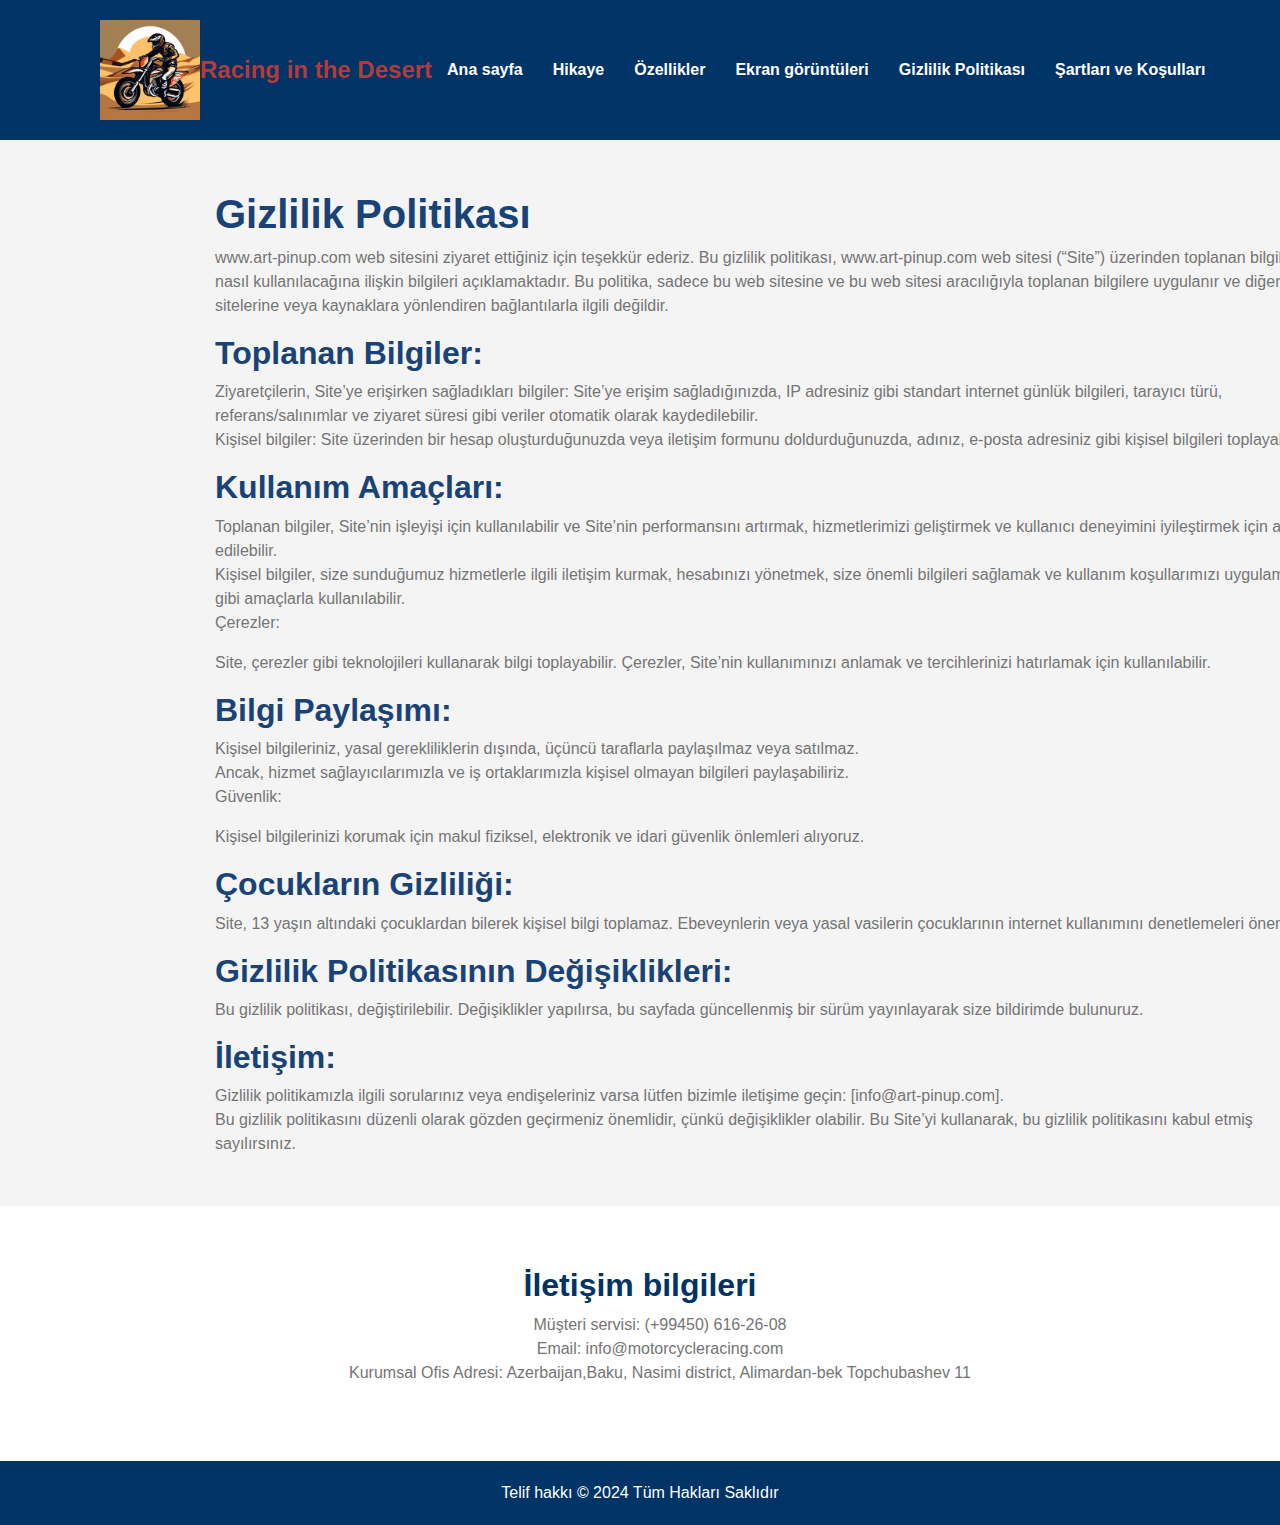
<file: policy.html>
<!DOCTYPE html>
<html lang="tr">
<head>
    <meta charset="UTF-8">
    <meta name="viewport" content="width=device-width, initial-scale=1.0">
    <meta name="title" content="Moto Racing in the Desert - Pin Up">
    <meta name="description" content="Moto Racing in the Desert by Pin Up is an adrenaline-pumping motorcycle racing game set in a challenging desert environment.">
    <title>Moto Racing in the Desert - Pin Up</title>
    <link rel="apple-touch-icon" sizes="180x180" href="favicon/apple-touch-icon.png">
    <link rel="icon" type="image/png" sizes="32x32" href="favicon/favicon-32x32.png">
    <link rel="icon" type="image/png" sizes="16x16" href="favicon/favicon-16x16.png">
    <link rel="manifest" href="favicon/site.webmanifest">
    <link rel="stylesheet" href="css/style.css">
</head>
<body>
<!-- Header Section -->
<header>
    <div class="container-fluid position-relative nav-bar p-0 mobile">
        <div class="container-lg position-relative p-0 px-lg-3" style="z-index: 9;">
            <nav class="navbar navbar-expand-lg bg-white navbar-light py-3 py-lg-0 pl-3 pl-lg-5">
                <a class="logo" href="index.html">
                    <img src="img/logo.png" alt="Logo">
                </a>
                <h1>Racing in the Desert</h1>
                <button type="button" class="navbar-toggler" data-toggle="collapse" data-target="#navbarCollapse">
                    <span class="navbar-toggler-icon"></span>
                </button>
                <div class="collapse navbar-collapse justify-content-between px-3" id="navbarCollapse">
                    <div class="navbar-nav ml-auto py-0">
                        <a href="index.html">Ana Sayfa</a>
                        <a href="index.html#story">Hikaye</a>
                        <a href="index.html#features">Özellikler</a>
                        <a href="index.html#screenshots">Ekran görüntüleri</a>
                        <a href="policy.html">Gizlilik Politikası</a>
                        <a href="terms.html">Şartları ve Koşulları</a>
                    </div>
                </div>
            </nav>
        </div>
    </div>
    <div class="container desktop">
        <a class="logo" href="index.html">
            <img src="img/logo.png" alt="Logo">
        </a>
        <h1>Racing in the Desert</h1>
        <nav>
            <ul>
                <li><a href="index.html">Ana sayfa</a></li>
                <li><a href="index.html#story">Hikaye</a></li>
                <li><a href="index.html#features">Özellikler</a></li>
                <li><a href="index.html#screenshots">Ekran görüntüleri</a></li>
                <li><a href="policy.html">Gizlilik Politikası</a></li>
                <li><a href="terms.html">Şartları ve Koşulları</a></li>
            </ul>
        </nav>
    </div>
</header>

<div class="bg">
    <div class="container">
        <h1>Gizlilik Politikası</h1>
        <p>
            www.art-pinup.com web sitesini ziyaret ettiğiniz için teşekkür ederiz. Bu gizlilik politikası,
            www.art-pinup.com web sitesi (“Site”) üzerinden toplanan bilgilerin nasıl kullanılacağına ilişkin
            bilgileri açıklamaktadır. Bu politika, sadece bu web sitesine ve bu web sitesi aracılığıyla toplanan
            bilgilere uygulanır ve diğer web sitelerine veya kaynaklara yönlendiren bağlantılarla ilgili değildir.</p>
        <h2>
            Toplanan Bilgiler:</h2>
        <p>
            Ziyaretçilerin, Site’ye erişirken sağladıkları bilgiler: Site’ye erişim sağladığınızda, IP adresiniz gibi
            standart internet günlük bilgileri, tarayıcı türü, referans/salınımlar ve ziyaret süresi gibi veriler
            otomatik olarak kaydedilebilir.<br>Kişisel bilgiler: Site üzerinden bir hesap oluşturduğunuzda veya iletişim
            formunu doldurduğunuzda, adınız, e-posta adresiniz gibi kişisel bilgileri toplayabiliriz.<br>
        </p>
        <h2>Kullanım Amaçları:</h2>
        <p>
            Toplanan bilgiler, Site’nin işleyişi için kullanılabilir ve Site’nin performansını artırmak, hizmetlerimizi
            geliştirmek ve kullanıcı deneyimini iyileştirmek için analiz edilebilir.<br>Kişisel bilgiler, size
            sunduğumuz hizmetlerle ilgili iletişim kurmak, hesabınızı yönetmek, size önemli bilgileri sağlamak ve
            kullanım koşullarımızı uygulamak gibi amaçlarla kullanılabilir.<br>Çerezler:</p>
        <p>
            Site, çerezler gibi teknolojileri kullanarak bilgi toplayabilir. Çerezler, Site’nin kullanımınızı anlamak ve
            tercihlerinizi hatırlamak için kullanılabilir.<br></p>
        <h2>Bilgi Paylaşımı:</h2>
        <p>
            Kişisel bilgileriniz, yasal gerekliliklerin dışında, üçüncü taraflarla paylaşılmaz veya satılmaz.<br>Ancak,
            hizmet sağlayıcılarımızla ve iş ortaklarımızla kişisel olmayan bilgileri paylaşabiliriz.<br>Güvenlik:</p>
        <p>
            Kişisel bilgilerinizi korumak için makul fiziksel, elektronik ve idari güvenlik önlemleri alıyoruz.<br></p>
        <h2>Çocukların Gizliliği:</h2>
        <p>
            Site, 13 yaşın altındaki çocuklardan bilerek kişisel bilgi toplamaz. Ebeveynlerin veya yasal vasilerin
            çocuklarının internet kullanımını denetlemeleri önemlidir.<br></p>
        <h2>Gizlilik Politikasının Değişiklikleri:</h2>
        <p>
            Bu gizlilik politikası, değiştirilebilir. Değişiklikler yapılırsa, bu sayfada güncellenmiş bir sürüm
            yayınlayarak size bildirimde bulunuruz.<br></p>
        <h2>İletişim:</h2>
        <p>
            Gizlilik politikamızla ilgili sorularınız veya endişeleriniz varsa lütfen bizimle iletişime geçin:
            [info@art-pinup.com].<br>Bu gizlilik politikasını düzenli olarak gözden geçirmeniz önemlidir, çünkü
            değişiklikler
            olabilir. Bu Site’yi kullanarak, bu gizlilik politikasını kabul etmiş sayılırsınız.</p>
    </div>
</div>

<section id="contact" class="contact">
    <div class="container1">
        <h2>İletişim bilgileri</h2>
        <ul class="ls-none">
            <li>Müşteri servisi: (+99450) 616-26-08</li>
            <li>Email: info@motorcycleracing.com</li>
            <li>Kurumsal Ofis Adresi: Azerbaijan,Baku, Nasimi district, Alimardan-bek Topchubashev 11</li>
        </ul>
    </div>
</section>

<!-- Footer Section -->
<footer>
    <div class="container1">
        <p>Telif hakkı © 2024 Tüm Hakları Saklıdır</p>
    </div>
</footer>
<script type="text/javascript" src="js/jquery-3.4.1.min.js"></script>
<script src="https://stackpath.bootstrapcdn.com/bootstrap/4.4.1/js/bootstrap.bundle.min.js"></script>
<script type="application/ld+json">
    {
        "@context": "https://schema.org",
        "@type": "Organization",
        "name": "art-pinup",
        "url": "https://www.art-pinup.com",
        "logo": "https://www.art-pinup.com/images/logo.jpg"
    }
</script>
<script type="application/ld+json">
    {
        "@context": "https://schema.org",
        "@type": "WPHeader",
        "headline": "Pin Up ile Star Race Heyecanı",
        "description": "Pin Up ile Star Race oyununda galaksiler arası bir maceraya atılın ve en hızlı yarışçı olun.",
        "url": "https://www.art-pinup.com",
        "publisher": {
            "@type": "Organization",
            "name": "Pin-up",
            "logo": {
                "@type": "ImageObject",
                "url": "https://www.art-pinup.com/images/logo.jpg"
            }
        }
    }
</script>
<script type="application/ld+json">
    {
        "@context": "https://schema.org",
        "@type": "WebPage",
        "name": "Pin Up ile Star Race Heyecanı",
        "description": "Pin Up ile Star Race oyununda galaksiler arası bir maceraya atılın ve en hızlı yarışçı olun.",
        "publisher": {
            "@type": "Organization",
            "name": "Pin-up"
        },
        "license": "A license document that applies to this content, typically indicated by URL"
    }
</script>
<script type="application/ld+json">
    {
        "@context": "https://schema.org",
        "@type": "SiteNavigationElement",
        "name": "Main Navigation",
        "url": "https://www.art-pinup.com",
        "hasPart": [
            {
                "@type": "WebPage",
                "name": "Home",
                "url": "https://www.art-pinup.com"
            },
            {
                "@type": "WebPage",
                "name": "Privacy Policy",
                "url": "https://www.art-pinup.com/policy.html"
            },
            {
                "@type": "WebPage",
                "name": "Terms of use",
                "url": "https://www.art-pinup.com/terms.html"
            }
        ]
    }
</script>
</body>

</html>
</file>
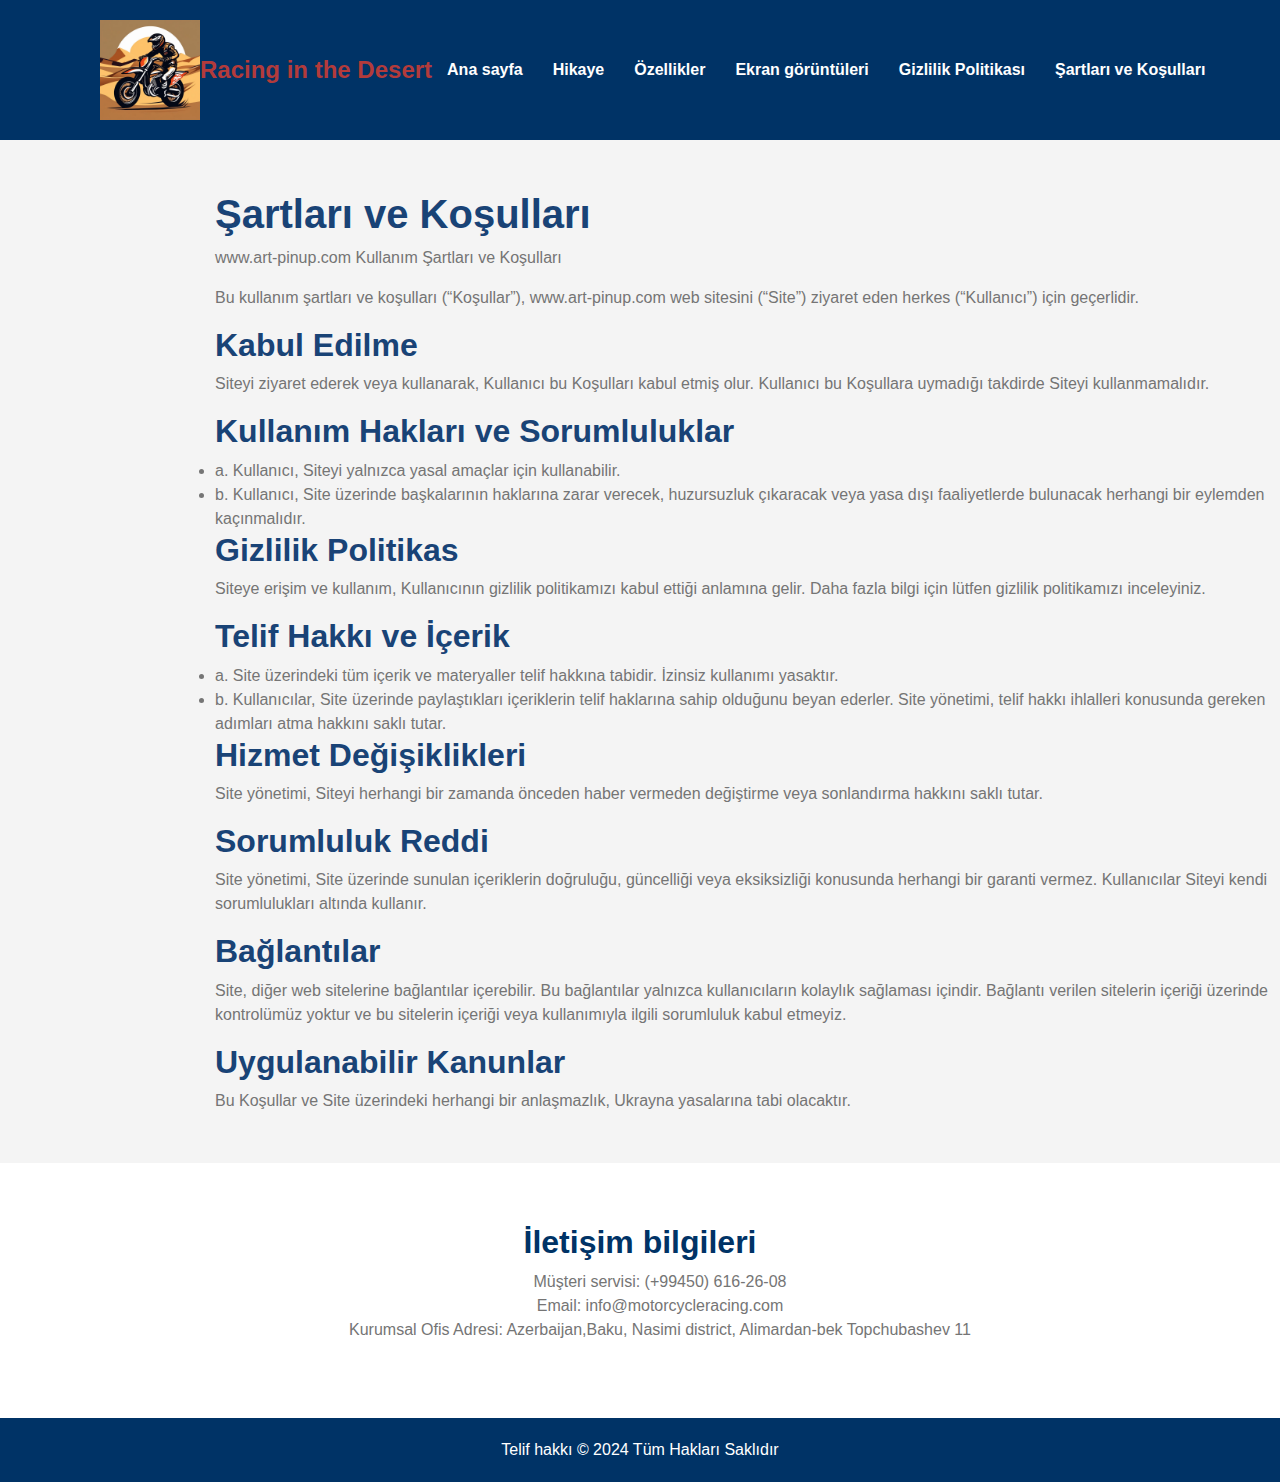
<file: terms.html>
<!DOCTYPE html>
<html lang="tr">
<head>
  <meta charset="UTF-8">
  <meta name="viewport" content="width=device-width, initial-scale=1.0">
  <meta name="title" content="Moto Racing in the Desert - Pin Up">
  <meta name="description" content="Moto Racing in the Desert by Pin Up is an adrenaline-pumping motorcycle racing game set in a challenging desert environment.">
  <title>Moto Racing in the Desert - Pin Up</title>
  <link rel="apple-touch-icon" sizes="180x180" href="favicon/apple-touch-icon.png">
  <link rel="icon" type="image/png" sizes="32x32" href="favicon/favicon-32x32.png">
  <link rel="icon" type="image/png" sizes="16x16" href="favicon/favicon-16x16.png">
  <link rel="manifest" href="favicon/site.webmanifest">
  <link rel="stylesheet" href="css/style.css">
</head>
<body>
<!-- Header Section -->
<header>
  <div class="container-fluid position-relative nav-bar p-0 mobile">
    <div class="container-lg position-relative p-0 px-lg-3" style="z-index: 9;">
      <nav class="navbar navbar-expand-lg bg-white navbar-light py-3 py-lg-0 pl-3 pl-lg-5">
        <a class="logo" href="index.html">
          <img src="img/logo.png" alt="Logo">
        </a>
        <h1>Racing in the Desert</h1>
        <button type="button" class="navbar-toggler" data-toggle="collapse" data-target="#navbarCollapse">
          <span class="navbar-toggler-icon"></span>
        </button>
        <div class="collapse navbar-collapse justify-content-between px-3" id="navbarCollapse">
          <div class="navbar-nav ml-auto py-0">
            <a href="index.html">Ana Sayfa</a>
            <a href="index.html#story">Hikaye</a>
            <a href="index.html#features">Özellikler</a>
            <a href="index.html#screenshots">Ekran görüntüleri</a>
            <a href="policy.html">Gizlilik Politikası</a>
            <a href="terms.html">Şartları ve Koşulları</a>
          </div>
        </div>
      </nav>
    </div>
  </div>
  <div class="container desktop">
    <a class="logo" href="index.html">
      <img src="img/logo.png" alt="Logo">
    </a>
    <h1>Racing in the Desert</h1>
    <nav>
      <ul>
        <li><a href="index.html">Ana sayfa</a></li>
        <li><a href="index.html#story">Hikaye</a></li>
        <li><a href="index.html#features">Özellikler</a></li>
        <li><a href="index.html#screenshots">Ekran görüntüleri</a></li>
        <li><a href="policy.html">Gizlilik Politikası</a></li>
        <li><a href="terms.html">Şartları ve Koşulları</a></li>
      </ul>
    </nav>
  </div>
</header>

<div class="bg">
  <div class="container">
    <h1>Şartları ve Koşulları</h1>
    <p>www.art-pinup.com Kullanım Şartları ve Koşulları</p>
    <p>Bu kullanım şartları ve koşulları (“Koşullar”), www.art-pinup.com web sitesini (“Site”) ziyaret eden herkes (“Kullanıcı”) için geçerlidir.</p>
    <h2>Kabul Edilme</h2>
    <p>Siteyi ziyaret ederek veya kullanarak, Kullanıcı bu Koşulları kabul etmiş olur. Kullanıcı bu Koşullara uymadığı takdirde Siteyi kullanmamalıdır.</p>
    <h2>Kullanım Hakları ve Sorumluluklar</h2>
    <li>a. Kullanıcı, Siteyi yalnızca yasal amaçlar için kullanabilir.</li>
    <li>b. Kullanıcı, Site üzerinde başkalarının haklarına zarar verecek, huzursuzluk çıkaracak veya yasa dışı faaliyetlerde bulunacak herhangi bir eylemden kaçınmalıdır.</li>
    <h2>Gizlilik Politikas</h2>
    <p>Siteye erişim ve kullanım, Kullanıcının gizlilik politikamızı kabul ettiği anlamına gelir. Daha fazla bilgi için lütfen gizlilik politikamızı inceleyiniz.</p>
    <h2>Telif Hakkı ve İçerik</h2>
    <li>a. Site üzerindeki tüm içerik ve materyaller telif hakkına tabidir. İzinsiz kullanımı yasaktır.</li>
    <li>b. Kullanıcılar, Site üzerinde paylaştıkları içeriklerin telif haklarına sahip olduğunu beyan ederler. Site yönetimi, telif hakkı ihlalleri konusunda gereken adımları atma hakkını saklı tutar.</li>
    <h2>Hizmet Değişiklikleri</h2>
    <p>Site yönetimi, Siteyi herhangi bir zamanda önceden haber vermeden değiştirme veya sonlandırma hakkını saklı tutar.</p>
    <h2>Sorumluluk Reddi</h2>
    <p>Site yönetimi, Site üzerinde sunulan içeriklerin doğruluğu, güncelliği veya eksiksizliği konusunda herhangi bir garanti vermez. Kullanıcılar Siteyi kendi sorumlulukları altında kullanır.</p>
    <h2>Bağlantılar</h2>
    <p>Site, diğer web sitelerine bağlantılar içerebilir. Bu bağlantılar yalnızca kullanıcıların kolaylık sağlaması içindir. Bağlantı verilen sitelerin içeriği üzerinde kontrolümüz yoktur ve bu sitelerin içeriği veya kullanımıyla ilgili sorumluluk kabul etmeyiz.</p>
    <h2>Uygulanabilir Kanunlar</h2>
    <p>Bu Koşullar ve Site üzerindeki herhangi bir anlaşmazlık, Ukrayna yasalarına tabi olacaktır.</p>
  </div>
</div>

<section id="contact" class="contact">
  <div class="container1">
    <h2>İletişim bilgileri</h2>
    <ul class="ls-none">
      <li>Müşteri servisi: (+99450) 616-26-08</li>
      <li>Email: info@motorcycleracing.com</li>
      <li>Kurumsal Ofis Adresi: Azerbaijan,Baku, Nasimi district, Alimardan-bek Topchubashev 11</li>
    </ul>
  </div>
</section>

<!-- Footer Section -->
<footer>
  <div class="container1">
    <p>Telif hakkı © 2024 Tüm Hakları Saklıdır</p>
  </div>
</footer>
<script type="text/javascript" src="js/jquery-3.4.1.min.js"></script>
<script src="https://stackpath.bootstrapcdn.com/bootstrap/4.4.1/js/bootstrap.bundle.min.js"></script>
<script type="application/ld+json">
  {
    "@context": "https://schema.org",
    "@type": "Organization",
    "name": "art-pinup",
    "url": "https://www.art-pinup.com",
    "logo": "https://www.art-pinup.com/images/logo.jpg"
  }
</script>
<script type="application/ld+json">
  {
    "@context": "https://schema.org",
    "@type": "WPHeader",
    "headline": "Pin Up ile Star Race Heyecanı",
    "description": "Pin Up ile Star Race oyununda galaksiler arası bir maceraya atılın ve en hızlı yarışçı olun.",
    "url": "https://www.art-pinup.com",
    "publisher": {
      "@type": "Organization",
      "name": "Pin-up",
      "logo": {
        "@type": "ImageObject",
        "url": "https://www.art-pinup.com/images/logo.jpg"
      }
    }
  }
</script>
<script type="application/ld+json">
  {
    "@context": "https://schema.org",
    "@type": "WebPage",
    "name": "Pin Up ile Star Race Heyecanı",
    "description": "Pin Up ile Star Race oyununda galaksiler arası bir maceraya atılın ve en hızlı yarışçı olun.",
    "publisher": {
      "@type": "Organization",
      "name": "Pin-up"
    },
    "license": "A license document that applies to this content, typically indicated by URL"
  }
</script>
<script type="application/ld+json">
  {
    "@context": "https://schema.org",
    "@type": "SiteNavigationElement",
    "name": "Main Navigation",
    "url": "https://www.art-pinup.com",
    "hasPart": [
      {
        "@type": "WebPage",
        "name": "Home",
        "url": "https://www.art-pinup.com"
      },
      {
        "@type": "WebPage",
        "name": "Privacy Policy",
        "url": "https://www.art-pinup.com/policy.html"
      },
      {
        "@type": "WebPage",
        "name": "Terms of use",
        "url": "https://www.art-pinup.com/terms.html"
      }
    ]
  }
</script>
</body>

</html>
</file>
<file: css/style.css>
/******* Bootstrap Theming ********/
/*!
 * Bootstrap v4.5.3 (https://getbootstrap.com/)
 * Copyright 2011-2020 The Bootstrap Authors
 * Copyright 2011-2020 Twitter, Inc.
 * Licensed under MIT (https://github.com/twbs/bootstrap/blob/main/LICENSE)
 */
:root {
  --blue: #007bff;
  --indigo: #6610f2;
  --purple: #6f42c1;
  --pink: #e83e8c;
  --red: #dc3545;
  --orange: #fd7e14;
  --yellow: #ffc107;
  --green: #28a745;
  --teal: #20c997;
  --cyan: #17a2b8;
  --white: #fff;
  --gray: #6c757d;
  --gray-dark: #343a40;
  --primary: #194376;
  --secondary: #46C6CE;
  --success: #28a745;
  --info: #17a2b8;
  --warning: #ffc107;
  --danger: #dc3545;
  --light: #F3F6FF;
  --dark: #1A1A1A;
  --breakpoint-xs: 0;
  --breakpoint-sm: 576px;
  --breakpoint-md: 768px;
  --breakpoint-lg: 992px;
  --breakpoint-xl: 1200px;
  --font-family-sans-serif: "Open Sans", sans-serif;
  --font-family-monospace: SFMono-Regular, Menlo, Monaco, Consolas, "Liberation Mono", "Courier New", monospace;
}

*,
*::before,
*::after {
  box-sizing: border-box;
}

html {
  font-family: sans-serif;
  line-height: 1.15;
  -webkit-text-size-adjust: 100%;
  -webkit-tap-highlight-color: rgba(0, 0, 0, 0);
}

article, aside, figcaption, figure, footer, header, hgroup, main, nav, section {
  display: block;
}

body {
  margin: 0;
  font-family: "Open Sans", sans-serif;
  font-size: 1rem;
  font-weight: 400;
  line-height: 1.5;
  color: #757575;
  text-align: left;
  background-color: #fff;
}

[tabindex="-1"]:focus:not(:focus-visible) {
  outline: 0 !important;
}

hr {
  box-sizing: content-box;
  height: 0;
  overflow: visible;
}

h1, h2, h3, h4, h5, h6 {
  margin-top: 0;
  margin-bottom: 0.5rem;
}

p {
  margin-top: 0;
  margin-bottom: 1rem;
}

abbr[title],
abbr[data-original-title] {
  text-decoration: underline;
  text-decoration: underline dotted;
  cursor: help;
  border-bottom: 0;
  text-decoration-skip-ink: none;
}

address {
  margin-bottom: 1rem;
  font-style: normal;
  line-height: inherit;
}

ol,
ul,
dl {
  margin-top: 0;
  margin-bottom: 1rem;
}

ol ol,
ul ul,
ol ul,
ul ol {
  margin-bottom: 0;
}

dt {
  font-weight: 700;
}

dd {
  margin-bottom: .5rem;
  margin-left: 0;
}

blockquote {
  margin: 0 0 1rem;
}

b,
strong {
  font-weight: bolder;
}

small {
  font-size: 80%;
}

sub,
sup {
  position: relative;
  font-size: 75%;
  line-height: 0;
  vertical-align: baseline;
}

sub {
  bottom: -.25em;
}

sup {
  top: -.5em;
}

a {
  color: #194376;
  text-decoration: none;
  background-color: transparent;
}

a:hover {
  color: #0c1f37;
  text-decoration: underline;
}

a:not([href]):not([class]) {
  color: inherit;
  text-decoration: none;
}

a:not([href]):not([class]):hover {
  color: inherit;
  text-decoration: none;
}

pre,
code,
kbd,
samp {
  font-family: SFMono-Regular, Menlo, Monaco, Consolas, "Liberation Mono", "Courier New", monospace;
  font-size: 1em;
}

pre {
  margin-top: 0;
  margin-bottom: 1rem;
  overflow: auto;
  -ms-overflow-style: scrollbar;
}

figure {
  margin: 0 0 1rem;
}

img {
  vertical-align: middle;
  border-style: none;
}

svg {
  overflow: hidden;
  vertical-align: middle;
}

table {
  border-collapse: collapse;
}

caption {
  padding-top: 0.75rem;
  padding-bottom: 0.75rem;
  color: #6c757d;
  text-align: left;
  caption-side: bottom;
}

th {
  text-align: inherit;
  text-align: -webkit-match-parent;
}

label {
  display: inline-block;
  margin-bottom: 0.5rem;
}

button {
  border-radius: 0;
}

button:focus {
  outline: 1px dotted;
  outline: 5px auto -webkit-focus-ring-color;
}

input,
button,
select,
optgroup,
textarea {
  margin: 0;
  font-family: inherit;
  font-size: inherit;
  line-height: inherit;
}

button,
input {
  overflow: visible;
}

button,
select {
  text-transform: none;
}

[role="button"] {
  cursor: pointer;
}

select {
  word-wrap: normal;
}

button,
[type="button"],
[type="reset"],
[type="submit"] {
  -webkit-appearance: button;
}

button:not(:disabled),
[type="button"]:not(:disabled),
[type="reset"]:not(:disabled),
[type="submit"]:not(:disabled) {
  cursor: pointer;
}

button::-moz-focus-inner,
[type="button"]::-moz-focus-inner,
[type="reset"]::-moz-focus-inner,
[type="submit"]::-moz-focus-inner {
  padding: 0;
  border-style: none;
}

input[type="radio"],
input[type="checkbox"] {
  box-sizing: border-box;
  padding: 0;
}

textarea {
  overflow: auto;
  resize: vertical;
}

fieldset {
  min-width: 0;
  padding: 0;
  margin: 0;
  border: 0;
}

legend {
  display: block;
  width: 100%;
  max-width: 100%;
  padding: 0;
  margin-bottom: .5rem;
  font-size: 1.5rem;
  line-height: inherit;
  color: inherit;
  white-space: normal;
}

@media (max-width: 1200px) {
  legend {
    font-size: calc(1.275rem + 0.3vw) ;
  }
}

progress {
  vertical-align: baseline;
}

[type="number"]::-webkit-inner-spin-button,
[type="number"]::-webkit-outer-spin-button {
  height: auto;
}

[type="search"] {
  outline-offset: -2px;
  -webkit-appearance: none;
}

[type="search"]::-webkit-search-decoration {
  -webkit-appearance: none;
}

::-webkit-file-upload-button {
  font: inherit;
  -webkit-appearance: button;
}

output {
  display: inline-block;
}

summary {
  display: list-item;
  cursor: pointer;
}

template {
  display: none;
}

[hidden] {
  display: none !important;
}

h1, h2, h3, h4, h5, h6,
.h1, .h2, .h3, .h4, .h5, .h6 {
  margin-bottom: 0.5rem;
  font-weight: 500;
  line-height: 1.2;
  color: #194376;
}

h1, .h1 {
  font-size: 2.5rem;
}

@media (max-width: 1200px) {
  h1, .h1 {
    font-size: calc(1.375rem + 1.5vw) ;
  }
}

h2, .h2 {
  font-size: 2rem;
}

@media (max-width: 1200px) {
  h2, .h2 {
    font-size: calc(1.325rem + 0.9vw) ;
  }
}

h3, .h3 {
  font-size: 1.75rem;
}

@media (max-width: 1200px) {
  h3, .h3 {
    font-size: calc(1.4rem + 0.6vw) ;
  }
}

h4, .h4 {
  font-size: 1.5rem;
}

@media (max-width: 1200px) {
  h4, .h4 {
    font-size: calc(1.275rem + 0.3vw) ;
  }
}

h5, .h5 {
  font-size: 1.25rem;
}

h6, .h6 {
  font-size: 1rem;
}

.lead {
  font-size: 1.25rem;
  font-weight: 300;
}

.display-1 {
  font-size: 6rem;
  font-weight: 300;
  line-height: 1.2;
}
.banner {
  height: 550px;
  object-fit: cover;
}
@media (max-width: 1200px) {
  .display-1 {
    font-size: calc(1.725rem + 5.7vw) ;
  }
}

.display-2 {
  font-size: 5.5rem;
  font-weight: 300;
  line-height: 1.2;
}

@media (max-width: 1200px) {
  .display-2 {
    font-size: calc(1.675rem + 5.1vw) ;
  }
}

.display-3 {
  font-size: 4.5rem;
  font-weight: 300;
  line-height: 1.2;
}

@media (max-width: 1200px) {
  .display-3 {
    font-size: calc(1.575rem + 3.9vw) ;
  }
}

.display-4 {
  font-size: 3.5rem;
  font-weight: 300;
  line-height: 1.2;
}

@media (max-width: 1200px) {
  .display-4 {
    font-size: calc(1.475rem + 2.7vw) ;
  }
}

hr {
  margin-top: 1rem;
  margin-bottom: 1rem;
  border: 0;
  border-top: 1px solid rgba(0, 0, 0, 0.1);
}

small,
.small {
  font-size: 80%;
  font-weight: 400;
}

mark,
.mark {
  padding: 0.2em;
  background-color: #fcf8e3;
}

.list-unstyled {
  padding-left: 0;
  list-style: none;
}

.list-inline {
  padding-left: 0;
  list-style: none;
}

.list-inline-item {
  display: inline-block;
}

.list-inline-item:not(:last-child) {
  margin-right: 0.5rem;
}

.initialism {
  font-size: 90%;
  text-transform: uppercase;
}

.blockquote {
  margin-bottom: 1rem;
  font-size: 1.25rem;
}

.blockquote-footer {
  display: block;
  font-size: 80%;
  color: #6c757d;
}

.blockquote-footer::before {
  content: "\2014\00A0";
}

.img-fluid {
  max-width: 100%;
  height: auto;
}

.img-thumbnail {
  padding: 0.25rem;
  background-color: #fff;
  border: 1px solid #dee2e6;
  max-width: 100%;
  height: auto;
}

.figure {
  display: inline-block;
}

.figure-img {
  margin-bottom: 0.5rem;
  line-height: 1;
}

.figure-caption {
  font-size: 90%;
  color: #6c757d;
}

code {
  font-size: 87.5%;
  color: #e83e8c;
  word-wrap: break-word;
}

a > code {
  color: inherit;
}

kbd {
  padding: 0.2rem 0.4rem;
  font-size: 87.5%;
  color: #fff;
  background-color: #212529;
}

kbd kbd {
  padding: 0;
  font-size: 100%;
  font-weight: 700;
}

pre {
  display: block;
  font-size: 87.5%;
  color: #212529;
}

pre code {
  font-size: inherit;
  color: inherit;
  word-break: normal;
}

.pre-scrollable {
  max-height: 340px;
  overflow-y: scroll;
}

.container,
.container-fluid,
.container-sm,
.container-md,
.container-lg,
.container-xl {
  width: 100%;
  padding-right: 15px;
  padding-left: 15px;
  margin-right: auto;
  margin-left: auto;
}

@media (min-width: 576px) {
  .container, .container-sm {
    max-width: 540px;
  }
}

@media (min-width: 768px) {
  .container, .container-sm, .container-md {
    max-width: 720px;
  }
}

@media (min-width: 992px) {
  .container, .container-sm, .container-md, .container-lg {
    max-width: 960px;
  }
}

@media (min-width: 1200px) {
  .container, .container-sm, .container-md, .container-lg, .container-xl {
    max-width: 1140px;
  }
}

.row {
  display: flex;
  flex-wrap: wrap;
  margin-right: -15px;
  margin-left: -15px;
}

.no-gutters {
  margin-right: 0;
  margin-left: 0;
}

.no-gutters > .col,
.no-gutters > [class*="col-"] {
  padding-right: 0;
  padding-left: 0;
}

.col-1, .col-2, .col-3, .col-4, .col-5, .col-6, .col-7, .col-8, .col-9, .col-10, .col-11, .col-12, .col,
.col-auto, .col-sm-1, .col-sm-2, .col-sm-3, .col-sm-4, .col-sm-5, .col-sm-6, .col-sm-7, .col-sm-8, .col-sm-9, .col-sm-10, .col-sm-11, .col-sm-12, .col-sm,
.col-sm-auto, .col-md-1, .col-md-2, .col-md-3, .col-md-4, .col-md-5, .col-md-6, .col-md-7, .col-md-8, .col-md-9, .col-md-10, .col-md-11, .col-md-12, .col-md,
.col-md-auto, .col-lg-1, .col-lg-2, .col-lg-3, .col-lg-4, .col-lg-5, .col-lg-6, .col-lg-7, .col-lg-8, .col-lg-9, .col-lg-10, .col-lg-11, .col-lg-12, .col-lg,
.col-lg-auto, .col-xl-1, .col-xl-2, .col-xl-3, .col-xl-4, .col-xl-5, .col-xl-6, .col-xl-7, .col-xl-8, .col-xl-9, .col-xl-10, .col-xl-11, .col-xl-12, .col-xl,
.col-xl-auto {
  position: relative;
  width: 100%;
  padding-right: 15px;
  padding-left: 15px;
}

.col {
  flex-basis: 0;
  flex-grow: 1;
  max-width: 100%;
}

.row-cols-1 > * {
  flex: 0 0 100%;
  max-width: 100%;
}

.row-cols-2 > * {
  flex: 0 0 50%;
  max-width: 50%;
}

.row-cols-3 > * {
  flex: 0 0 33.33333%;
  max-width: 33.33333%;
}

.row-cols-4 > * {
  flex: 0 0 25%;
  max-width: 25%;
}

.row-cols-5 > * {
  flex: 0 0 20%;
  max-width: 20%;
}

.row-cols-6 > * {
  flex: 0 0 16.66667%;
  max-width: 16.66667%;
}

.col-auto {
  flex: 0 0 auto;
  width: auto;
  max-width: 100%;
}

.col-1 {
  flex: 0 0 8.33333%;
  max-width: 8.33333%;
}

.col-2 {
  flex: 0 0 16.66667%;
  max-width: 16.66667%;
}

.col-3 {
  flex: 0 0 25%;
  max-width: 25%;
}

.col-4 {
  flex: 0 0 33.33333%;
  max-width: 33.33333%;
}

.col-5 {
  flex: 0 0 41.66667%;
  max-width: 41.66667%;
}

.col-6 {
  flex: 0 0 50%;
  max-width: 50%;
}

.col-7 {
  flex: 0 0 58.33333%;
  max-width: 58.33333%;
}

.col-8 {
  flex: 0 0 66.66667%;
  max-width: 66.66667%;
}

.col-9 {
  flex: 0 0 75%;
  max-width: 75%;
}

.col-10 {
  flex: 0 0 83.33333%;
  max-width: 83.33333%;
}

.col-11 {
  flex: 0 0 91.66667%;
  max-width: 91.66667%;
}

.col-12 {
  flex: 0 0 100%;
  max-width: 100%;
}

.order-first {
  order: -1;
}

.order-last {
  order: 13;
}

.order-0 {
  order: 0;
}

.order-1 {
  order: 1;
}

.order-2 {
  order: 2;
}

.order-3 {
  order: 3;
}

.order-4 {
  order: 4;
}

.order-5 {
  order: 5;
}

.order-6 {
  order: 6;
}

.order-7 {
  order: 7;
}

.order-8 {
  order: 8;
}

.order-9 {
  order: 9;
}

.order-10 {
  order: 10;
}

.order-11 {
  order: 11;
}

.order-12 {
  order: 12;
}

.offset-1 {
  margin-left: 8.33333%;
}

.offset-2 {
  margin-left: 16.66667%;
}

.offset-3 {
  margin-left: 25%;
}

.offset-4 {
  margin-left: 33.33333%;
}

.offset-5 {
  margin-left: 41.66667%;
}

.offset-6 {
  margin-left: 50%;
}

.offset-7 {
  margin-left: 58.33333%;
}

.offset-8 {
  margin-left: 66.66667%;
}

.offset-9 {
  margin-left: 75%;
}

.offset-10 {
  margin-left: 83.33333%;
}

.offset-11 {
  margin-left: 91.66667%;
}

@media (min-width: 576px) {
  .col-sm {
    flex-basis: 0;
    flex-grow: 1;
    max-width: 100%;
  }
  .row-cols-sm-1 > * {
    flex: 0 0 100%;
    max-width: 100%;
  }
  .row-cols-sm-2 > * {
    flex: 0 0 50%;
    max-width: 50%;
  }
  .row-cols-sm-3 > * {
    flex: 0 0 33.33333%;
    max-width: 33.33333%;
  }
  .row-cols-sm-4 > * {
    flex: 0 0 25%;
    max-width: 25%;
  }
  .row-cols-sm-5 > * {
    flex: 0 0 20%;
    max-width: 20%;
  }
  .row-cols-sm-6 > * {
    flex: 0 0 16.66667%;
    max-width: 16.66667%;
  }
  .col-sm-auto {
    flex: 0 0 auto;
    width: auto;
    max-width: 100%;
  }
  .col-sm-1 {
    flex: 0 0 8.33333%;
    max-width: 8.33333%;
  }
  .col-sm-2 {
    flex: 0 0 16.66667%;
    max-width: 16.66667%;
  }
  .col-sm-3 {
    flex: 0 0 25%;
    max-width: 25%;
  }
  .col-sm-4 {
    flex: 0 0 33.33333%;
    max-width: 33.33333%;
  }
  .col-sm-5 {
    flex: 0 0 41.66667%;
    max-width: 41.66667%;
  }
  .col-sm-6 {
    flex: 0 0 50%;
    max-width: 50%;
  }
  .col-sm-7 {
    flex: 0 0 58.33333%;
    max-width: 58.33333%;
  }
  .col-sm-8 {
    flex: 0 0 66.66667%;
    max-width: 66.66667%;
  }
  .col-sm-9 {
    flex: 0 0 75%;
    max-width: 75%;
  }
  .col-sm-10 {
    flex: 0 0 83.33333%;
    max-width: 83.33333%;
  }
  .col-sm-11 {
    flex: 0 0 91.66667%;
    max-width: 91.66667%;
  }
  .col-sm-12 {
    flex: 0 0 100%;
    max-width: 100%;
  }
  .order-sm-first {
    order: -1;
  }
  .order-sm-last {
    order: 13;
  }
  .order-sm-0 {
    order: 0;
  }
  .order-sm-1 {
    order: 1;
  }
  .order-sm-2 {
    order: 2;
  }
  .order-sm-3 {
    order: 3;
  }
  .order-sm-4 {
    order: 4;
  }
  .order-sm-5 {
    order: 5;
  }
  .order-sm-6 {
    order: 6;
  }
  .order-sm-7 {
    order: 7;
  }
  .order-sm-8 {
    order: 8;
  }
  .order-sm-9 {
    order: 9;
  }
  .order-sm-10 {
    order: 10;
  }
  .order-sm-11 {
    order: 11;
  }
  .order-sm-12 {
    order: 12;
  }
  .offset-sm-0 {
    margin-left: 0;
  }
  .offset-sm-1 {
    margin-left: 8.33333%;
  }
  .offset-sm-2 {
    margin-left: 16.66667%;
  }
  .offset-sm-3 {
    margin-left: 25%;
  }
  .offset-sm-4 {
    margin-left: 33.33333%;
  }
  .offset-sm-5 {
    margin-left: 41.66667%;
  }
  .offset-sm-6 {
    margin-left: 50%;
  }
  .offset-sm-7 {
    margin-left: 58.33333%;
  }
  .offset-sm-8 {
    margin-left: 66.66667%;
  }
  .offset-sm-9 {
    margin-left: 75%;
  }
  .offset-sm-10 {
    margin-left: 83.33333%;
  }
  .offset-sm-11 {
    margin-left: 91.66667%;
  }
}

@media (min-width: 768px) {
  .col-md {
    flex-basis: 0;
    flex-grow: 1;
    max-width: 100%;
  }
  .row-cols-md-1 > * {
    flex: 0 0 100%;
    max-width: 100%;
  }
  .row-cols-md-2 > * {
    flex: 0 0 50%;
    max-width: 50%;
  }
  .row-cols-md-3 > * {
    flex: 0 0 33.33333%;
    max-width: 33.33333%;
  }
  .row-cols-md-4 > * {
    flex: 0 0 25%;
    max-width: 25%;
  }
  .row-cols-md-5 > * {
    flex: 0 0 20%;
    max-width: 20%;
  }
  .row-cols-md-6 > * {
    flex: 0 0 16.66667%;
    max-width: 16.66667%;
  }
  .col-md-auto {
    flex: 0 0 auto;
    width: auto;
    max-width: 100%;
  }
  .col-md-1 {
    flex: 0 0 8.33333%;
    max-width: 8.33333%;
  }
  .col-md-2 {
    flex: 0 0 16.66667%;
    max-width: 16.66667%;
  }
  .col-md-3 {
    flex: 0 0 25%;
    max-width: 25%;
  }
  .col-md-4 {
    flex: 0 0 33.33333%;
    max-width: 33.33333%;
  }
  .col-md-5 {
    flex: 0 0 41.66667%;
    max-width: 41.66667%;
  }
  .col-md-6 {
    flex: 0 0 50%;
    max-width: 50%;
  }
  .col-md-7 {
    flex: 0 0 58.33333%;
    max-width: 58.33333%;
  }
  .col-md-8 {
    flex: 0 0 66.66667%;
    max-width: 66.66667%;
  }
  .col-md-9 {
    flex: 0 0 75%;
    max-width: 75%;
  }
  .col-md-10 {
    flex: 0 0 83.33333%;
    max-width: 83.33333%;
  }
  .col-md-11 {
    flex: 0 0 91.66667%;
    max-width: 91.66667%;
  }
  .col-md-12 {
    flex: 0 0 100%;
    max-width: 100%;
  }
  .order-md-first {
    order: -1;
  }
  .order-md-last {
    order: 13;
  }
  .order-md-0 {
    order: 0;
  }
  .order-md-1 {
    order: 1;
  }
  .order-md-2 {
    order: 2;
  }
  .order-md-3 {
    order: 3;
  }
  .order-md-4 {
    order: 4;
  }
  .order-md-5 {
    order: 5;
  }
  .order-md-6 {
    order: 6;
  }
  .order-md-7 {
    order: 7;
  }
  .order-md-8 {
    order: 8;
  }
  .order-md-9 {
    order: 9;
  }
  .order-md-10 {
    order: 10;
  }
  .order-md-11 {
    order: 11;
  }
  .order-md-12 {
    order: 12;
  }
  .offset-md-0 {
    margin-left: 0;
  }
  .offset-md-1 {
    margin-left: 8.33333%;
  }
  .offset-md-2 {
    margin-left: 16.66667%;
  }
  .offset-md-3 {
    margin-left: 25%;
  }
  .offset-md-4 {
    margin-left: 33.33333%;
  }
  .offset-md-5 {
    margin-left: 41.66667%;
  }
  .offset-md-6 {
    margin-left: 50%;
  }
  .offset-md-7 {
    margin-left: 58.33333%;
  }
  .offset-md-8 {
    margin-left: 66.66667%;
  }
  .offset-md-9 {
    margin-left: 75%;
  }
  .offset-md-10 {
    margin-left: 83.33333%;
  }
  .offset-md-11 {
    margin-left: 91.66667%;
  }
}

@media (min-width: 992px) {
  .col-lg {
    flex-basis: 0;
    flex-grow: 1;
    max-width: 100%;
  }
  .row-cols-lg-1 > * {
    flex: 0 0 100%;
    max-width: 100%;
  }
  .row-cols-lg-2 > * {
    flex: 0 0 50%;
    max-width: 50%;
  }
  .row-cols-lg-3 > * {
    flex: 0 0 33.33333%;
    max-width: 33.33333%;
  }
  .row-cols-lg-4 > * {
    flex: 0 0 25%;
    max-width: 25%;
  }
  .row-cols-lg-5 > * {
    flex: 0 0 20%;
    max-width: 20%;
  }
  .row-cols-lg-6 > * {
    flex: 0 0 16.66667%;
    max-width: 16.66667%;
  }
  .col-lg-auto {
    flex: 0 0 auto;
    width: auto;
    max-width: 100%;
  }
  .col-lg-1 {
    flex: 0 0 8.33333%;
    max-width: 8.33333%;
  }
  .col-lg-2 {
    flex: 0 0 16.66667%;
    max-width: 16.66667%;
  }
  .col-lg-3 {
    flex: 0 0 25%;
    max-width: 25%;
  }
  .col-lg-4 {
    flex: 0 0 33.33333%;
    max-width: 33.33333%;
  }
  .col-lg-5 {
    flex: 0 0 41.66667%;
    max-width: 41.66667%;
  }
  .col-lg-6 {
    flex: 0 0 50%;
    max-width: 50%;
  }
  .col-lg-7 {
    flex: 0 0 58.33333%;
    max-width: 58.33333%;
  }
  .col-lg-8 {
    flex: 0 0 66.66667%;
    max-width: 66.66667%;
  }
  .col-lg-9 {
    flex: 0 0 75%;
    max-width: 75%;
  }
  .col-lg-10 {
    flex: 0 0 83.33333%;
    max-width: 83.33333%;
  }
  .col-lg-11 {
    flex: 0 0 91.66667%;
    max-width: 91.66667%;
  }
  .col-lg-12 {
    flex: 0 0 100%;
    max-width: 100%;
  }
  .order-lg-first {
    order: -1;
  }
  .order-lg-last {
    order: 13;
  }
  .order-lg-0 {
    order: 0;
  }
  .order-lg-1 {
    order: 1;
  }
  .order-lg-2 {
    order: 2;
  }
  .order-lg-3 {
    order: 3;
  }
  .order-lg-4 {
    order: 4;
  }
  .order-lg-5 {
    order: 5;
  }
  .order-lg-6 {
    order: 6;
  }
  .order-lg-7 {
    order: 7;
  }
  .order-lg-8 {
    order: 8;
  }
  .order-lg-9 {
    order: 9;
  }
  .order-lg-10 {
    order: 10;
  }
  .order-lg-11 {
    order: 11;
  }
  .order-lg-12 {
    order: 12;
  }
  .offset-lg-0 {
    margin-left: 0;
  }
  .offset-lg-1 {
    margin-left: 8.33333%;
  }
  .offset-lg-2 {
    margin-left: 16.66667%;
  }
  .offset-lg-3 {
    margin-left: 25%;
  }
  .offset-lg-4 {
    margin-left: 33.33333%;
  }
  .offset-lg-5 {
    margin-left: 41.66667%;
  }
  .offset-lg-6 {
    margin-left: 50%;
  }
  .offset-lg-7 {
    margin-left: 58.33333%;
  }
  .offset-lg-8 {
    margin-left: 66.66667%;
  }
  .offset-lg-9 {
    margin-left: 75%;
  }
  .offset-lg-10 {
    margin-left: 83.33333%;
  }
  .offset-lg-11 {
    margin-left: 91.66667%;
  }
}

@media (min-width: 1200px) {
  .col-xl {
    flex-basis: 0;
    flex-grow: 1;
    max-width: 100%;
  }
  .row-cols-xl-1 > * {
    flex: 0 0 100%;
    max-width: 100%;
  }
  .row-cols-xl-2 > * {
    flex: 0 0 50%;
    max-width: 50%;
  }
  .row-cols-xl-3 > * {
    flex: 0 0 33.33333%;
    max-width: 33.33333%;
  }
  .row-cols-xl-4 > * {
    flex: 0 0 25%;
    max-width: 25%;
  }
  .row-cols-xl-5 > * {
    flex: 0 0 20%;
    max-width: 20%;
  }
  .row-cols-xl-6 > * {
    flex: 0 0 16.66667%;
    max-width: 16.66667%;
  }
  .col-xl-auto {
    flex: 0 0 auto;
    width: auto;
    max-width: 100%;
  }
  .col-xl-1 {
    flex: 0 0 8.33333%;
    max-width: 8.33333%;
  }
  .col-xl-2 {
    flex: 0 0 16.66667%;
    max-width: 16.66667%;
  }
  .col-xl-3 {
    flex: 0 0 25%;
    max-width: 25%;
  }
  .col-xl-4 {
    flex: 0 0 33.33333%;
    max-width: 33.33333%;
  }
  .col-xl-5 {
    flex: 0 0 41.66667%;
    max-width: 41.66667%;
  }
  .col-xl-6 {
    flex: 0 0 50%;
    max-width: 50%;
  }
  .col-xl-7 {
    flex: 0 0 58.33333%;
    max-width: 58.33333%;
  }
  .col-xl-8 {
    flex: 0 0 66.66667%;
    max-width: 66.66667%;
  }
  .col-xl-9 {
    flex: 0 0 75%;
    max-width: 75%;
  }
  .col-xl-10 {
    flex: 0 0 83.33333%;
    max-width: 83.33333%;
  }
  .col-xl-11 {
    flex: 0 0 91.66667%;
    max-width: 91.66667%;
  }
  .col-xl-12 {
    flex: 0 0 100%;
    max-width: 100%;
  }
  .order-xl-first {
    order: -1;
  }
  .order-xl-last {
    order: 13;
  }
  .order-xl-0 {
    order: 0;
  }
  .order-xl-1 {
    order: 1;
  }
  .order-xl-2 {
    order: 2;
  }
  .order-xl-3 {
    order: 3;
  }
  .order-xl-4 {
    order: 4;
  }
  .order-xl-5 {
    order: 5;
  }
  .order-xl-6 {
    order: 6;
  }
  .order-xl-7 {
    order: 7;
  }
  .order-xl-8 {
    order: 8;
  }
  .order-xl-9 {
    order: 9;
  }
  .order-xl-10 {
    order: 10;
  }
  .order-xl-11 {
    order: 11;
  }
  .order-xl-12 {
    order: 12;
  }
  .offset-xl-0 {
    margin-left: 0;
  }
  .offset-xl-1 {
    margin-left: 8.33333%;
  }
  .offset-xl-2 {
    margin-left: 16.66667%;
  }
  .offset-xl-3 {
    margin-left: 25%;
  }
  .offset-xl-4 {
    margin-left: 33.33333%;
  }
  .offset-xl-5 {
    margin-left: 41.66667%;
  }
  .offset-xl-6 {
    margin-left: 50%;
  }
  .offset-xl-7 {
    margin-left: 58.33333%;
  }
  .offset-xl-8 {
    margin-left: 66.66667%;
  }
  .offset-xl-9 {
    margin-left: 75%;
  }
  .offset-xl-10 {
    margin-left: 83.33333%;
  }
  .offset-xl-11 {
    margin-left: 91.66667%;
  }
}

.table {
  width: 100%;
  margin-bottom: 1rem;
  color: #757575;
}

.table th,
.table td {
  padding: 0.75rem;
  vertical-align: top;
  border-top: 1px solid #dee2e6;
}

.table thead th {
  vertical-align: bottom;
  border-bottom: 2px solid #dee2e6;
}

.table tbody + tbody {
  border-top: 2px solid #dee2e6;
}

.table-sm th,
.table-sm td {
  padding: 0.3rem;
}

.table-bordered {
  border: 1px solid #dee2e6;
}

.table-bordered th,
.table-bordered td {
  border: 1px solid #dee2e6;
}

.table-bordered thead th,
.table-bordered thead td {
  border-bottom-width: 2px;
}

.table-borderless th,
.table-borderless td,
.table-borderless thead th,
.table-borderless tbody + tbody {
  border: 0;
}

.table-striped tbody tr:nth-of-type(odd) {
  background-color: rgba(0, 0, 0, 0.05);
}

.table-hover tbody tr:hover {
  color: #757575;
  background-color: rgba(0, 0, 0, 0.075);
}

.table-primary,
.table-primary > th,
.table-primary > td {
  background-color: #bfcad9;
}

.table-primary th,
.table-primary td,
.table-primary thead th,
.table-primary tbody + tbody {
  border-color: #879db8;
}

.table-hover .table-primary:hover {
  background-color: #afbdd0;
}

.table-hover .table-primary:hover > td,
.table-hover .table-primary:hover > th {
  background-color: #afbdd0;
}

.table-secondary,
.table-secondary > th,
.table-secondary > td {
  background-color: #cbeff1;
}

.table-secondary th,
.table-secondary td,
.table-secondary thead th,
.table-secondary tbody + tbody {
  border-color: #9fe1e6;
}

.table-hover .table-secondary:hover {
  background-color: #b7e9ec;
}

.table-hover .table-secondary:hover > td,
.table-hover .table-secondary:hover > th {
  background-color: #b7e9ec;
}

.table-success,
.table-success > th,
.table-success > td {
  background-color: #c3e6cb;
}

.table-success th,
.table-success td,
.table-success thead th,
.table-success tbody + tbody {
  border-color: #8fd19e;
}

.table-hover .table-success:hover {
  background-color: #b1dfbb;
}

.table-hover .table-success:hover > td,
.table-hover .table-success:hover > th {
  background-color: #b1dfbb;
}

.table-info,
.table-info > th,
.table-info > td {
  background-color: #bee5eb;
}

.table-info th,
.table-info td,
.table-info thead th,
.table-info tbody + tbody {
  border-color: #86cfda;
}

.table-hover .table-info:hover {
  background-color: #abdde5;
}

.table-hover .table-info:hover > td,
.table-hover .table-info:hover > th {
  background-color: #abdde5;
}

.table-warning,
.table-warning > th,
.table-warning > td {
  background-color: #ffeeba;
}

.table-warning th,
.table-warning td,
.table-warning thead th,
.table-warning tbody + tbody {
  border-color: #ffdf7e;
}

.table-hover .table-warning:hover {
  background-color: #ffe8a1;
}

.table-hover .table-warning:hover > td,
.table-hover .table-warning:hover > th {
  background-color: #ffe8a1;
}

.table-danger,
.table-danger > th,
.table-danger > td {
  background-color: #f5c6cb;
}

.table-danger th,
.table-danger td,
.table-danger thead th,
.table-danger tbody + tbody {
  border-color: #ed969e;
}

.table-hover .table-danger:hover {
  background-color: #f1b0b7;
}

.table-hover .table-danger:hover > td,
.table-hover .table-danger:hover > th {
  background-color: #f1b0b7;
}

.table-light,
.table-light > th,
.table-light > td {
  background-color: #fcfcff;
}

.table-light th,
.table-light td,
.table-light thead th,
.table-light tbody + tbody {
  border-color: #f9faff;
}

.table-hover .table-light:hover {
  background-color: #e3e3ff;
}

.table-hover .table-light:hover > td,
.table-hover .table-light:hover > th {
  background-color: #e3e3ff;
}

.table-dark,
.table-dark > th,
.table-dark > td {
  background-color: #bfbfbf;
}

.table-dark th,
.table-dark td,
.table-dark thead th,
.table-dark tbody + tbody {
  border-color: #888888;
}

.table-hover .table-dark:hover {
  background-color: #b2b2b2;
}

.table-hover .table-dark:hover > td,
.table-hover .table-dark:hover > th {
  background-color: #b2b2b2;
}

.table-active,
.table-active > th,
.table-active > td {
  background-color: rgba(0, 0, 0, 0.075);
}

.table-hover .table-active:hover {
  background-color: rgba(0, 0, 0, 0.075);
}

.table-hover .table-active:hover > td,
.table-hover .table-active:hover > th {
  background-color: rgba(0, 0, 0, 0.075);
}

.table .thead-dark th {
  color: #fff;
  background-color: #343a40;
  border-color: #454d55;
}

.table .thead-light th {
  color: #495057;
  background-color: #e9ecef;
  border-color: #dee2e6;
}

.table-dark {
  color: #fff;
  background-color: #343a40;
}

.table-dark th,
.table-dark td,
.table-dark thead th {
  border-color: #454d55;
}

.table-dark.table-bordered {
  border: 0;
}

.table-dark.table-striped tbody tr:nth-of-type(odd) {
  background-color: rgba(255, 255, 255, 0.05);
}

.table-dark.table-hover tbody tr:hover {
  color: #fff;
  background-color: rgba(255, 255, 255, 0.075);
}

@media (max-width: 575.98px) {
  .table-responsive-sm {
    display: block;
    width: 100%;
    overflow-x: auto;
    -webkit-overflow-scrolling: touch;
  }
  .table-responsive-sm > .table-bordered {
    border: 0;
  }
}

@media (max-width: 767.98px) {
  .table-responsive-md {
    display: block;
    width: 100%;
    overflow-x: auto;
    -webkit-overflow-scrolling: touch;
  }
  .table-responsive-md > .table-bordered {
    border: 0;
  }
  .banner {
    height: 300px;
  }
}

@media (max-width: 991.98px) {
  .table-responsive-lg {
    display: block;
    width: 100%;
    overflow-x: auto;
    -webkit-overflow-scrolling: touch;
  }
  .table-responsive-lg > .table-bordered {
    border: 0;
  }
}

@media (max-width: 1199.98px) {
  .table-responsive-xl {
    display: block;
    width: 100%;
    overflow-x: auto;
    -webkit-overflow-scrolling: touch;
  }
  .table-responsive-xl > .table-bordered {
    border: 0;
  }
}

.table-responsive {
  display: block;
  width: 100%;
  overflow-x: auto;
  -webkit-overflow-scrolling: touch;
}

.table-responsive > .table-bordered {
  border: 0;
}

.form-control {
  display: block;
  width: 100%;
  height: calc(1.5em + 0.75rem + 2px);
  padding: 0.375rem 0.75rem;
  margin-top: 25px;
  font-size: 1rem;
  font-weight: 400;
  line-height: 1.5;
  color: #495057;
  background-color: #fff;
  background-clip: padding-box;
  border: 1px solid #ced4da;
  border-radius: 0;
  transition: border-color 0.15s ease-in-out, box-shadow 0.15s ease-in-out;
}
.form-btn {
  text-align: center;
  margin-top: 25px;
  margin-bottom: 25px;
}
.success_message {
  text-align: center;
  text-transform: uppercase;
  font-size: 20px;
  color: #1c9a02;
  font-weight: 600;
  height: 0;
}
@media (prefers-reduced-motion: reduce) {
  .form-control {
    transition: none;
  }
}

.form-control::-ms-expand {
  background-color: transparent;
  border: 0;
}

.form-control:-moz-focusring {
  color: transparent;
  text-shadow: 0 0 0 #495057;
}

.form-control:focus {
  color: #495057;
  background-color: #fff;
  border-color: #3980d5;
  outline: 0;
  box-shadow: 0 0 0 0.2rem rgba(25, 67, 118, 0.25);
}

.form-control::placeholder {
  color: #6c757d;
  opacity: 1;
}

.form-control:disabled, .form-control[readonly] {
  background-color: #e9ecef;
  opacity: 1;
}

input[type="date"].form-control,
input[type="time"].form-control,
input[type="datetime-local"].form-control,
input[type="month"].form-control {
  appearance: none;
}

select.form-control:focus::-ms-value {
  color: #495057;
  background-color: #fff;
}

.form-control-file,
.form-control-range {
  display: block;
  width: 100%;
}

.col-form-label {
  padding-top: calc(0.375rem + 1px);
  padding-bottom: calc(0.375rem + 1px);
  margin-bottom: 0;
  font-size: inherit;
  line-height: 1.5;
}

.col-form-label-lg {
  padding-top: calc(0.5rem + 1px);
  padding-bottom: calc(0.5rem + 1px);
  font-size: 1.25rem;
  line-height: 1.5;
}

.col-form-label-sm {
  padding-top: calc(0.25rem + 1px);
  padding-bottom: calc(0.25rem + 1px);
  font-size: 0.875rem;
  line-height: 1.5;
}

.form-control-plaintext {
  display: block;
  width: 100%;
  padding: 0.375rem 0;
  margin-bottom: 0;
  font-size: 1rem;
  line-height: 1.5;
  color: #757575;
  background-color: transparent;
  border: solid transparent;
  border-width: 1px 0;
}

.form-control-plaintext.form-control-sm, .form-control-plaintext.form-control-lg {
  padding-right: 0;
  padding-left: 0;
}

.form-control-sm {
  height: calc(1.5em + 0.5rem + 2px);
  padding: 0.25rem 0.5rem;
  font-size: 0.875rem;
  line-height: 1.5;
}

.form-control-lg {
  height: calc(1.5em + 1rem + 2px);
  padding: 0.5rem 1rem;
  font-size: 1.25rem;
  line-height: 1.5;
}

select.form-control[size], select.form-control[multiple] {
  height: auto;
}

textarea.form-control {
  height: auto;
}

.form-group {
  margin-bottom: 1rem;
}

.form-text {
  display: block;
  margin-top: 0.25rem;
}

.form-row {
  display: flex;
  flex-wrap: wrap;
  margin-right: -5px;
  margin-left: -5px;
}

.form-row > .col,
.form-row > [class*="col-"] {
  padding-right: 5px;
  padding-left: 5px;
}

.form-check {
  position: relative;
  display: block;
  padding-left: 1.25rem;
}

.form-check-input {
  position: absolute;
  margin-top: 0.3rem;
  margin-left: -1.25rem;
}

.form-check-input[disabled] ~ .form-check-label,
.form-check-input:disabled ~ .form-check-label {
  color: #6c757d;
}

.form-check-label {
  margin-bottom: 0;
}

.form-check-inline {
  display: inline-flex;
  align-items: center;
  padding-left: 0;
  margin-right: 0.75rem;
}

.form-check-inline .form-check-input {
  position: static;
  margin-top: 0;
  margin-right: 0.3125rem;
  margin-left: 0;
}

.valid-feedback {
  display: none;
  width: 100%;
  margin-top: 0.25rem;
  font-size: 80%;
  color: #28a745;
}

.valid-tooltip {
  position: absolute;
  top: 100%;
  left: 0;
  z-index: 5;
  display: none;
  max-width: 100%;
  padding: 0.25rem 0.5rem;
  margin-top: .1rem;
  font-size: 0.875rem;
  line-height: 1.5;
  color: #fff;
  background-color: rgba(40, 167, 69, 0.9);
}

.was-validated :valid ~ .valid-feedback,
.was-validated :valid ~ .valid-tooltip,
.is-valid ~ .valid-feedback,
.is-valid ~ .valid-tooltip {
  display: block;
}

.was-validated .form-control:valid, .form-control.is-valid {
  border-color: #28a745;
  padding-right: calc(1.5em + 0.75rem);
  background-image: url("data:image/svg+xml,%3csvg xmlns='http://www.w3.org/2000/svg' width='8' height='8' viewBox='0 0 8 8'%3e%3cpath fill='%2328a745' d='M2.3 6.73L.6 4.53c-.4-1.04.46-1.4 1.1-.8l1.1 1.4 3.4-3.8c.6-.63 1.6-.27 1.2.7l-4 4.6c-.43.5-.8.4-1.1.1z'/%3e%3c/svg%3e");
  background-repeat: no-repeat;
  background-position: right calc(0.375em + 0.1875rem) center;
  background-size: calc(0.75em + 0.375rem) calc(0.75em + 0.375rem);
}

.was-validated .form-control:valid:focus, .form-control.is-valid:focus {
  border-color: #28a745;
  box-shadow: 0 0 0 0.2rem rgba(40, 167, 69, 0.25);
}

.was-validated textarea.form-control:valid, textarea.form-control.is-valid {
  padding-right: calc(1.5em + 0.75rem);
  background-position: top calc(0.375em + 0.1875rem) right calc(0.375em + 0.1875rem);
}

.was-validated .custom-select:valid, .custom-select.is-valid {
  border-color: #28a745;
  padding-right: calc(0.75em + 2.3125rem);
  background: url("data:image/svg+xml,%3csvg xmlns='http://www.w3.org/2000/svg' width='4' height='5' viewBox='0 0 4 5'%3e%3cpath fill='%23343a40' d='M2 0L0 2h4zm0 5L0 3h4z'/%3e%3c/svg%3e") no-repeat right 0.75rem center/8px 10px, url("data:image/svg+xml,%3csvg xmlns='http://www.w3.org/2000/svg' width='8' height='8' viewBox='0 0 8 8'%3e%3cpath fill='%2328a745' d='M2.3 6.73L.6 4.53c-.4-1.04.46-1.4 1.1-.8l1.1 1.4 3.4-3.8c.6-.63 1.6-.27 1.2.7l-4 4.6c-.43.5-.8.4-1.1.1z'/%3e%3c/svg%3e") #fff no-repeat center right 1.75rem/calc(0.75em + 0.375rem) calc(0.75em + 0.375rem);
}

.was-validated .custom-select:valid:focus, .custom-select.is-valid:focus {
  border-color: #28a745;
  box-shadow: 0 0 0 0.2rem rgba(40, 167, 69, 0.25);
}

.was-validated .form-check-input:valid ~ .form-check-label, .form-check-input.is-valid ~ .form-check-label {
  color: #28a745;
}

.was-validated .form-check-input:valid ~ .valid-feedback,
.was-validated .form-check-input:valid ~ .valid-tooltip, .form-check-input.is-valid ~ .valid-feedback,
.form-check-input.is-valid ~ .valid-tooltip {
  display: block;
}

.was-validated .custom-control-input:valid ~ .custom-control-label, .custom-control-input.is-valid ~ .custom-control-label {
  color: #28a745;
}

.was-validated .custom-control-input:valid ~ .custom-control-label::before, .custom-control-input.is-valid ~ .custom-control-label::before {
  border-color: #28a745;
}

.was-validated .custom-control-input:valid:checked ~ .custom-control-label::before, .custom-control-input.is-valid:checked ~ .custom-control-label::before {
  border-color: #34ce57;
  background-color: #34ce57;
}

.was-validated .custom-control-input:valid:focus ~ .custom-control-label::before, .custom-control-input.is-valid:focus ~ .custom-control-label::before {
  box-shadow: 0 0 0 0.2rem rgba(40, 167, 69, 0.25);
}

.was-validated .custom-control-input:valid:focus:not(:checked) ~ .custom-control-label::before, .custom-control-input.is-valid:focus:not(:checked) ~ .custom-control-label::before {
  border-color: #28a745;
}

.was-validated .custom-file-input:valid ~ .custom-file-label, .custom-file-input.is-valid ~ .custom-file-label {
  border-color: #28a745;
}

.was-validated .custom-file-input:valid:focus ~ .custom-file-label, .custom-file-input.is-valid:focus ~ .custom-file-label {
  border-color: #28a745;
  box-shadow: 0 0 0 0.2rem rgba(40, 167, 69, 0.25);
}

.invalid-feedback {
  display: none;
  width: 100%;
  margin-top: 0.25rem;
  font-size: 80%;
  color: #dc3545;
}

.invalid-tooltip {
  position: absolute;
  top: 100%;
  left: 0;
  z-index: 5;
  display: none;
  max-width: 100%;
  padding: 0.25rem 0.5rem;
  margin-top: .1rem;
  font-size: 0.875rem;
  line-height: 1.5;
  color: #fff;
  background-color: rgba(220, 53, 69, 0.9);
}

.was-validated :invalid ~ .invalid-feedback,
.was-validated :invalid ~ .invalid-tooltip,
.is-invalid ~ .invalid-feedback,
.is-invalid ~ .invalid-tooltip {
  display: block;
}

.was-validated .form-control:invalid, .form-control.is-invalid {
  border-color: #dc3545;
  padding-right: calc(1.5em + 0.75rem);
  background-image: url("data:image/svg+xml,%3csvg xmlns='http://www.w3.org/2000/svg' width='12' height='12' fill='none' stroke='%23dc3545' viewBox='0 0 12 12'%3e%3ccircle cx='6' cy='6' r='4.5'/%3e%3cpath stroke-linejoin='round' d='M5.8 3.6h.4L6 6.5z'/%3e%3ccircle cx='6' cy='8.2' r='.6' fill='%23dc3545' stroke='none'/%3e%3c/svg%3e");
  background-repeat: no-repeat;
  background-position: right calc(0.375em + 0.1875rem) center;
  background-size: calc(0.75em + 0.375rem) calc(0.75em + 0.375rem);
}

.was-validated .form-control:invalid:focus, .form-control.is-invalid:focus {
  border-color: #dc3545;
  box-shadow: 0 0 0 0.2rem rgba(220, 53, 69, 0.25);
}

.was-validated textarea.form-control:invalid, textarea.form-control.is-invalid {
  padding-right: calc(1.5em + 0.75rem);
  background-position: top calc(0.375em + 0.1875rem) right calc(0.375em + 0.1875rem);
}

.was-validated .custom-select:invalid, .custom-select.is-invalid {
  border-color: #dc3545;
  padding-right: calc(0.75em + 2.3125rem);
  background: url("data:image/svg+xml,%3csvg xmlns='http://www.w3.org/2000/svg' width='4' height='5' viewBox='0 0 4 5'%3e%3cpath fill='%23343a40' d='M2 0L0 2h4zm0 5L0 3h4z'/%3e%3c/svg%3e") no-repeat right 0.75rem center/8px 10px, url("data:image/svg+xml,%3csvg xmlns='http://www.w3.org/2000/svg' width='12' height='12' fill='none' stroke='%23dc3545' viewBox='0 0 12 12'%3e%3ccircle cx='6' cy='6' r='4.5'/%3e%3cpath stroke-linejoin='round' d='M5.8 3.6h.4L6 6.5z'/%3e%3ccircle cx='6' cy='8.2' r='.6' fill='%23dc3545' stroke='none'/%3e%3c/svg%3e") #fff no-repeat center right 1.75rem/calc(0.75em + 0.375rem) calc(0.75em + 0.375rem);
}

.was-validated .custom-select:invalid:focus, .custom-select.is-invalid:focus {
  border-color: #dc3545;
  box-shadow: 0 0 0 0.2rem rgba(220, 53, 69, 0.25);
}

.was-validated .form-check-input:invalid ~ .form-check-label, .form-check-input.is-invalid ~ .form-check-label {
  color: #dc3545;
}

.was-validated .form-check-input:invalid ~ .invalid-feedback,
.was-validated .form-check-input:invalid ~ .invalid-tooltip, .form-check-input.is-invalid ~ .invalid-feedback,
.form-check-input.is-invalid ~ .invalid-tooltip {
  display: block;
}

.was-validated .custom-control-input:invalid ~ .custom-control-label, .custom-control-input.is-invalid ~ .custom-control-label {
  color: #dc3545;
}

.was-validated .custom-control-input:invalid ~ .custom-control-label::before, .custom-control-input.is-invalid ~ .custom-control-label::before {
  border-color: #dc3545;
}

.was-validated .custom-control-input:invalid:checked ~ .custom-control-label::before, .custom-control-input.is-invalid:checked ~ .custom-control-label::before {
  border-color: #e4606d;
  background-color: #e4606d;
}

.was-validated .custom-control-input:invalid:focus ~ .custom-control-label::before, .custom-control-input.is-invalid:focus ~ .custom-control-label::before {
  box-shadow: 0 0 0 0.2rem rgba(220, 53, 69, 0.25);
}

.was-validated .custom-control-input:invalid:focus:not(:checked) ~ .custom-control-label::before, .custom-control-input.is-invalid:focus:not(:checked) ~ .custom-control-label::before {
  border-color: #dc3545;
}

.was-validated .custom-file-input:invalid ~ .custom-file-label, .custom-file-input.is-invalid ~ .custom-file-label {
  border-color: #dc3545;
}

.was-validated .custom-file-input:invalid:focus ~ .custom-file-label, .custom-file-input.is-invalid:focus ~ .custom-file-label {
  border-color: #dc3545;
  box-shadow: 0 0 0 0.2rem rgba(220, 53, 69, 0.25);
}

.form-inline {
  display: flex;
  flex-flow: row wrap;
  align-items: center;
}

.form-inline .form-check {
  width: 100%;
}

@media (min-width: 576px) {
  .form-inline label {
    display: flex;
    align-items: center;
    justify-content: center;
    margin-bottom: 0;
  }
  .form-inline .form-group {
    display: flex;
    flex: 0 0 auto;
    flex-flow: row wrap;
    align-items: center;
    margin-bottom: 0;
  }
  .form-inline .form-control {
    display: inline-block;
    width: auto;
    vertical-align: middle;
  }
  .form-inline .form-control-plaintext {
    display: inline-block;
  }
  .form-inline .input-group,
  .form-inline .custom-select {
    width: auto;
  }
  .form-inline .form-check {
    display: flex;
    align-items: center;
    justify-content: center;
    width: auto;
    padding-left: 0;
  }
  .form-inline .form-check-input {
    position: relative;
    flex-shrink: 0;
    margin-top: 0;
    margin-right: 0.25rem;
    margin-left: 0;
  }
  .form-inline .custom-control {
    align-items: center;
    justify-content: center;
  }
  .form-inline .custom-control-label {
    margin-bottom: 0;
  }
}

.btn {
  display: inline-block;
  font-weight: 400;
  color: #757575;
  text-align: center;
  vertical-align: middle;
  user-select: none;
  background-color: transparent;
  border: 1px solid transparent;
  padding: 0.375rem 0.75rem;
  font-size: 1rem;
  line-height: 1.5;
  border-radius: 0;
  transition: color 0.15s ease-in-out, background-color 0.15s ease-in-out, border-color 0.15s ease-in-out, box-shadow 0.15s ease-in-out;
}

@media (prefers-reduced-motion: reduce) {
  .btn {
    transition: none;
  }
}

.btn:hover {
  color: #757575;
  text-decoration: none;
}

.btn:focus, .btn.focus {
  outline: 0;
  box-shadow: 0 0 0 0.2rem rgba(25, 67, 118, 0.25);
}

.btn.disabled, .btn:disabled {
  opacity: 0.65;
}

.btn:not(:disabled):not(.disabled) {
  cursor: pointer;
}

a.btn.disabled,
fieldset:disabled a.btn {
  pointer-events: none;
}

.btn-primary {
  color: #fff;
  background-color: #194376;
  border-color: #194376;
}

.btn-primary:hover {
  color: #fff;
  background-color: #123156;
  border-color: #102b4c;
}

.btn-primary:focus, .btn-primary.focus {
  color: #fff;
  background-color: #123156;
  border-color: #102b4c;
  box-shadow: 0 0 0 0.2rem rgba(60, 95, 139, 0.5);
}

.btn-primary.disabled, .btn-primary:disabled {
  color: #fff;
  background-color: #194376;
  border-color: #194376;
}

.btn-primary:not(:disabled):not(.disabled):active, .btn-primary:not(:disabled):not(.disabled).active,
.show > .btn-primary.dropdown-toggle {
  color: #fff;
  background-color: #102b4c;
  border-color: #0e2541;
}

.btn-primary:not(:disabled):not(.disabled):active:focus, .btn-primary:not(:disabled):not(.disabled).active:focus,
.show > .btn-primary.dropdown-toggle:focus {
  box-shadow: 0 0 0 0.2rem rgba(60, 95, 139, 0.5);
}

.btn-secondary {
  color: #212529;
  background-color: #46C6CE;
  border-color: #46C6CE;
}

.btn-secondary:hover {
  color: #fff;
  background-color: #32b4bc;
  border-color: #2faab2;
}

.btn-secondary:focus, .btn-secondary.focus {
  color: #fff;
  background-color: #32b4bc;
  border-color: #2faab2;
  box-shadow: 0 0 0 0.2rem rgba(64, 174, 181, 0.5);
}

.btn-secondary.disabled, .btn-secondary:disabled {
  color: #212529;
  background-color: #46C6CE;
  border-color: #46C6CE;
}

.btn-secondary:not(:disabled):not(.disabled):active, .btn-secondary:not(:disabled):not(.disabled).active,
.show > .btn-secondary.dropdown-toggle {
  color: #fff;
  background-color: #2faab2;
  border-color: #2ca1a8;
}

.btn-secondary:not(:disabled):not(.disabled):active:focus, .btn-secondary:not(:disabled):not(.disabled).active:focus,
.show > .btn-secondary.dropdown-toggle:focus {
  box-shadow: 0 0 0 0.2rem rgba(64, 174, 181, 0.5);
}

.btn-success {
  color: #fff;
  background-color: #28a745;
  border-color: #28a745;
}

.btn-success:hover {
  color: #fff;
  background-color: #218838;
  border-color: #1e7e34;
}

.btn-success:focus, .btn-success.focus {
  color: #fff;
  background-color: #218838;
  border-color: #1e7e34;
  box-shadow: 0 0 0 0.2rem rgba(72, 180, 97, 0.5);
}

.btn-success.disabled, .btn-success:disabled {
  color: #fff;
  background-color: #28a745;
  border-color: #28a745;
}

.btn-success:not(:disabled):not(.disabled):active, .btn-success:not(:disabled):not(.disabled).active,
.show > .btn-success.dropdown-toggle {
  color: #fff;
  background-color: #1e7e34;
  border-color: #1c7430;
}

.btn-success:not(:disabled):not(.disabled):active:focus, .btn-success:not(:disabled):not(.disabled).active:focus,
.show > .btn-success.dropdown-toggle:focus {
  box-shadow: 0 0 0 0.2rem rgba(72, 180, 97, 0.5);
}

.btn-info {
  color: #fff;
  background-color: #17a2b8;
  border-color: #17a2b8;
}

.btn-info:hover {
  color: #fff;
  background-color: #138496;
  border-color: #117a8b;
}

.btn-info:focus, .btn-info.focus {
  color: #fff;
  background-color: #138496;
  border-color: #117a8b;
  box-shadow: 0 0 0 0.2rem rgba(58, 176, 195, 0.5);
}

.btn-info.disabled, .btn-info:disabled {
  color: #fff;
  background-color: #17a2b8;
  border-color: #17a2b8;
}

.btn-info:not(:disabled):not(.disabled):active, .btn-info:not(:disabled):not(.disabled).active,
.show > .btn-info.dropdown-toggle {
  color: #fff;
  background-color: #117a8b;
  border-color: #10707f;
}

.btn-info:not(:disabled):not(.disabled):active:focus, .btn-info:not(:disabled):not(.disabled).active:focus,
.show > .btn-info.dropdown-toggle:focus {
  box-shadow: 0 0 0 0.2rem rgba(58, 176, 195, 0.5);
}

.btn-warning {
  color: #212529;
  background-color: #ffc107;
  border-color: #ffc107;
}

.btn-warning:hover {
  color: #212529;
  background-color: #e0a800;
  border-color: #d39e00;
}

.btn-warning:focus, .btn-warning.focus {
  color: #212529;
  background-color: #e0a800;
  border-color: #d39e00;
  box-shadow: 0 0 0 0.2rem rgba(222, 170, 12, 0.5);
}

.btn-warning.disabled, .btn-warning:disabled {
  color: #212529;
  background-color: #ffc107;
  border-color: #ffc107;
}

.btn-warning:not(:disabled):not(.disabled):active, .btn-warning:not(:disabled):not(.disabled).active,
.show > .btn-warning.dropdown-toggle {
  color: #212529;
  background-color: #d39e00;
  border-color: #c69500;
}

.btn-warning:not(:disabled):not(.disabled):active:focus, .btn-warning:not(:disabled):not(.disabled).active:focus,
.show > .btn-warning.dropdown-toggle:focus {
  box-shadow: 0 0 0 0.2rem rgba(222, 170, 12, 0.5);
}

.btn-danger {
  color: #fff;
  background-color: #dc3545;
  border-color: #dc3545;
}

.btn-danger:hover {
  color: #fff;
  background-color: #c82333;
  border-color: #bd2130;
}

.btn-danger:focus, .btn-danger.focus {
  color: #fff;
  background-color: #c82333;
  border-color: #bd2130;
  box-shadow: 0 0 0 0.2rem rgba(225, 83, 97, 0.5);
}

.btn-danger.disabled, .btn-danger:disabled {
  color: #fff;
  background-color: #dc3545;
  border-color: #dc3545;
}

.btn-danger:not(:disabled):not(.disabled):active, .btn-danger:not(:disabled):not(.disabled).active,
.show > .btn-danger.dropdown-toggle {
  color: #fff;
  background-color: #bd2130;
  border-color: #b21f2d;
}

.btn-danger:not(:disabled):not(.disabled):active:focus, .btn-danger:not(:disabled):not(.disabled).active:focus,
.show > .btn-danger.dropdown-toggle:focus {
  box-shadow: 0 0 0 0.2rem rgba(225, 83, 97, 0.5);
}

.btn-light {
  color: #212529;
  background-color: #F3F6FF;
  border-color: #F3F6FF;
}

.btn-light:hover {
  color: #212529;
  background-color: #cdd9ff;
  border-color: #c0d0ff;
}

.btn-light:focus, .btn-light.focus {
  color: #212529;
  background-color: #cdd9ff;
  border-color: #c0d0ff;
  box-shadow: 0 0 0 0.2rem rgba(212, 215, 223, 0.5);
}

.btn-light.disabled, .btn-light:disabled {
  color: #212529;
  background-color: #F3F6FF;
  border-color: #F3F6FF;
}

.btn-light:not(:disabled):not(.disabled):active, .btn-light:not(:disabled):not(.disabled).active,
.show > .btn-light.dropdown-toggle {
  color: #212529;
  background-color: #c0d0ff;
  border-color: #b3c6ff;
}

.btn-light:not(:disabled):not(.disabled):active:focus, .btn-light:not(:disabled):not(.disabled).active:focus,
.show > .btn-light.dropdown-toggle:focus {
  box-shadow: 0 0 0 0.2rem rgba(212, 215, 223, 0.5);
}

.btn-dark {
  color: #fff;
  background-color: #1A1A1A;
  border-color: #1A1A1A;
}

.btn-dark:hover {
  color: #fff;
  background-color: #070707;
  border-color: #010101;
}

.btn-dark:focus, .btn-dark.focus {
  color: #fff;
  background-color: #070707;
  border-color: #010101;
  box-shadow: 0 0 0 0.2rem rgba(60, 60, 60, 0.5);
}

.btn-dark.disabled, .btn-dark:disabled {
  color: #fff;
  background-color: #1A1A1A;
  border-color: #1A1A1A;
}

.btn-dark:not(:disabled):not(.disabled):active, .btn-dark:not(:disabled):not(.disabled).active,
.show > .btn-dark.dropdown-toggle {
  color: #fff;
  background-color: #010101;
  border-color: black;
}

.btn-dark:not(:disabled):not(.disabled):active:focus, .btn-dark:not(:disabled):not(.disabled).active:focus,
.show > .btn-dark.dropdown-toggle:focus {
  box-shadow: 0 0 0 0.2rem rgba(60, 60, 60, 0.5);
}

.btn-outline-primary {
  color: #194376;
  border-color: #194376;
}

.btn-outline-primary:hover {
  color: #fff;
  background-color: #194376;
  border-color: #194376;
}

.btn-outline-primary:focus, .btn-outline-primary.focus {
  box-shadow: 0 0 0 0.2rem rgba(25, 67, 118, 0.5);
}

.btn-outline-primary.disabled, .btn-outline-primary:disabled {
  color: #194376;
  background-color: transparent;
}

.btn-outline-primary:not(:disabled):not(.disabled):active, .btn-outline-primary:not(:disabled):not(.disabled).active,
.show > .btn-outline-primary.dropdown-toggle {
  color: #fff;
  background-color: #194376;
  border-color: #194376;
}

.btn-outline-primary:not(:disabled):not(.disabled):active:focus, .btn-outline-primary:not(:disabled):not(.disabled).active:focus,
.show > .btn-outline-primary.dropdown-toggle:focus {
  box-shadow: 0 0 0 0.2rem rgba(25, 67, 118, 0.5);
}

.btn-outline-secondary {
  color: #46C6CE;
  border-color: #46C6CE;
}

.btn-outline-secondary:hover {
  color: #212529;
  background-color: #46C6CE;
  border-color: #46C6CE;
}

.btn-outline-secondary:focus, .btn-outline-secondary.focus {
  box-shadow: 0 0 0 0.2rem rgba(70, 198, 206, 0.5);
}

.btn-outline-secondary.disabled, .btn-outline-secondary:disabled {
  color: #46C6CE;
  background-color: transparent;
}

.btn-outline-secondary:not(:disabled):not(.disabled):active, .btn-outline-secondary:not(:disabled):not(.disabled).active,
.show > .btn-outline-secondary.dropdown-toggle {
  color: #212529;
  background-color: #46C6CE;
  border-color: #46C6CE;
}

.btn-outline-secondary:not(:disabled):not(.disabled):active:focus, .btn-outline-secondary:not(:disabled):not(.disabled).active:focus,
.show > .btn-outline-secondary.dropdown-toggle:focus {
  box-shadow: 0 0 0 0.2rem rgba(70, 198, 206, 0.5);
}

.btn-outline-success {
  color: #28a745;
  border-color: #28a745;
}

.btn-outline-success:hover {
  color: #fff;
  background-color: #28a745;
  border-color: #28a745;
}

.btn-outline-success:focus, .btn-outline-success.focus {
  box-shadow: 0 0 0 0.2rem rgba(40, 167, 69, 0.5);
}

.btn-outline-success.disabled, .btn-outline-success:disabled {
  color: #28a745;
  background-color: transparent;
}

.btn-outline-success:not(:disabled):not(.disabled):active, .btn-outline-success:not(:disabled):not(.disabled).active,
.show > .btn-outline-success.dropdown-toggle {
  color: #fff;
  background-color: #28a745;
  border-color: #28a745;
}

.btn-outline-success:not(:disabled):not(.disabled):active:focus, .btn-outline-success:not(:disabled):not(.disabled).active:focus,
.show > .btn-outline-success.dropdown-toggle:focus {
  box-shadow: 0 0 0 0.2rem rgba(40, 167, 69, 0.5);
}

.btn-outline-info {
  color: #17a2b8;
  border-color: #17a2b8;
}

.btn-outline-info:hover {
  color: #fff;
  background-color: #17a2b8;
  border-color: #17a2b8;
}

.btn-outline-info:focus, .btn-outline-info.focus {
  box-shadow: 0 0 0 0.2rem rgba(23, 162, 184, 0.5);
}

.btn-outline-info.disabled, .btn-outline-info:disabled {
  color: #17a2b8;
  background-color: transparent;
}

.btn-outline-info:not(:disabled):not(.disabled):active, .btn-outline-info:not(:disabled):not(.disabled).active,
.show > .btn-outline-info.dropdown-toggle {
  color: #fff;
  background-color: #17a2b8;
  border-color: #17a2b8;
}

.btn-outline-info:not(:disabled):not(.disabled):active:focus, .btn-outline-info:not(:disabled):not(.disabled).active:focus,
.show > .btn-outline-info.dropdown-toggle:focus {
  box-shadow: 0 0 0 0.2rem rgba(23, 162, 184, 0.5);
}

.btn-outline-warning {
  color: #ffc107;
  border-color: #ffc107;
}

.btn-outline-warning:hover {
  color: #212529;
  background-color: #ffc107;
  border-color: #ffc107;
}

.btn-outline-warning:focus, .btn-outline-warning.focus {
  box-shadow: 0 0 0 0.2rem rgba(255, 193, 7, 0.5);
}

.btn-outline-warning.disabled, .btn-outline-warning:disabled {
  color: #ffc107;
  background-color: transparent;
}

.btn-outline-warning:not(:disabled):not(.disabled):active, .btn-outline-warning:not(:disabled):not(.disabled).active,
.show > .btn-outline-warning.dropdown-toggle {
  color: #212529;
  background-color: #ffc107;
  border-color: #ffc107;
}

.btn-outline-warning:not(:disabled):not(.disabled):active:focus, .btn-outline-warning:not(:disabled):not(.disabled).active:focus,
.show > .btn-outline-warning.dropdown-toggle:focus {
  box-shadow: 0 0 0 0.2rem rgba(255, 193, 7, 0.5);
}

.btn-outline-danger {
  color: #dc3545;
  border-color: #dc3545;
}

.btn-outline-danger:hover {
  color: #fff;
  background-color: #dc3545;
  border-color: #dc3545;
}

.btn-outline-danger:focus, .btn-outline-danger.focus {
  box-shadow: 0 0 0 0.2rem rgba(220, 53, 69, 0.5);
}

.btn-outline-danger.disabled, .btn-outline-danger:disabled {
  color: #dc3545;
  background-color: transparent;
}

.btn-outline-danger:not(:disabled):not(.disabled):active, .btn-outline-danger:not(:disabled):not(.disabled).active,
.show > .btn-outline-danger.dropdown-toggle {
  color: #fff;
  background-color: #dc3545;
  border-color: #dc3545;
}

.btn-outline-danger:not(:disabled):not(.disabled):active:focus, .btn-outline-danger:not(:disabled):not(.disabled).active:focus,
.show > .btn-outline-danger.dropdown-toggle:focus {
  box-shadow: 0 0 0 0.2rem rgba(220, 53, 69, 0.5);
}

.btn-outline-light {
  color: #F3F6FF;
  border-color: #F3F6FF;
}

.btn-outline-light:hover {
  color: #212529;
  background-color: #F3F6FF;
  border-color: #F3F6FF;
}

.btn-outline-light:focus, .btn-outline-light.focus {
  box-shadow: 0 0 0 0.2rem rgba(243, 246, 255, 0.5);
}

.btn-outline-light.disabled, .btn-outline-light:disabled {
  color: #F3F6FF;
  background-color: transparent;
}

.btn-outline-light:not(:disabled):not(.disabled):active, .btn-outline-light:not(:disabled):not(.disabled).active,
.show > .btn-outline-light.dropdown-toggle {
  color: #212529;
  background-color: #F3F6FF;
  border-color: #F3F6FF;
}

.btn-outline-light:not(:disabled):not(.disabled):active:focus, .btn-outline-light:not(:disabled):not(.disabled).active:focus,
.show > .btn-outline-light.dropdown-toggle:focus {
  box-shadow: 0 0 0 0.2rem rgba(243, 246, 255, 0.5);
}

.btn-outline-dark {
  color: #1A1A1A;
  border-color: #1A1A1A;
}

.btn-outline-dark:hover {
  color: #fff;
  background-color: #1A1A1A;
  border-color: #1A1A1A;
}

.btn-outline-dark:focus, .btn-outline-dark.focus {
  box-shadow: 0 0 0 0.2rem rgba(26, 26, 26, 0.5);
}

.btn-outline-dark.disabled, .btn-outline-dark:disabled {
  color: #1A1A1A;
  background-color: transparent;
}

.btn-outline-dark:not(:disabled):not(.disabled):active, .btn-outline-dark:not(:disabled):not(.disabled).active,
.show > .btn-outline-dark.dropdown-toggle {
  color: #fff;
  background-color: #1A1A1A;
  border-color: #1A1A1A;
}

.btn-outline-dark:not(:disabled):not(.disabled):active:focus, .btn-outline-dark:not(:disabled):not(.disabled).active:focus,
.show > .btn-outline-dark.dropdown-toggle:focus {
  box-shadow: 0 0 0 0.2rem rgba(26, 26, 26, 0.5);
}

.btn-link {
  font-weight: 400;
  color: #194376;
  text-decoration: none;
}

.btn-link:hover {
  color: #0c1f37;
  text-decoration: underline;
}

.btn-link:focus, .btn-link.focus {
  text-decoration: underline;
}

.btn-link:disabled, .btn-link.disabled {
  color: #6c757d;
  pointer-events: none;
}

.btn-lg, .btn-group-lg > .btn {
  padding: 0.5rem 1rem;
  font-size: 1.25rem;
  line-height: 1.5;
  border-radius: 0;
}

.btn-sm, .btn-group-sm > .btn {
  padding: 0.25rem 0.5rem;
  font-size: 0.875rem;
  line-height: 1.5;
  border-radius: 0;
}

.btn-block {
  display: block;
  width: 100%;
}

.btn-block + .btn-block {
  margin-top: 0.5rem;
}

input[type="submit"].btn-block,
input[type="reset"].btn-block,
input[type="button"].btn-block {
  width: 100%;
}

.fade {
  transition: opacity 0.15s linear;
}

@media (prefers-reduced-motion: reduce) {
  .fade {
    transition: none;
  }
}

.fade:not(.show) {
  opacity: 0;
}

.collapse:not(.show) {
  display: none;
}

.collapsing {
  position: relative;
  height: 0;
  overflow: hidden;
  transition: height 0.35s ease;
}

@media (prefers-reduced-motion: reduce) {
  .collapsing {
    transition: none;
  }
}

.dropup,
.dropright,
.dropdown,
.dropleft {
  position: relative;
}

.dropdown-toggle {
  white-space: nowrap;
}

.dropdown-toggle::after {
  display: inline-block;
  margin-left: 0.255em;
  vertical-align: 0.255em;
  content: "";
  border-top: 0.3em solid;
  border-right: 0.3em solid transparent;
  border-bottom: 0;
  border-left: 0.3em solid transparent;
}

.dropdown-toggle:empty::after {
  margin-left: 0;
}

.dropdown-menu {
  position: absolute;
  top: 100%;
  left: 0;
  z-index: 1000;
  display: none;
  float: left;
  min-width: 10rem;
  padding: 0.5rem 0;
  margin: 0.125rem 0 0;
  font-size: 1rem;
  color: #757575;
  text-align: left;
  list-style: none;
  background-color: #fff;
  background-clip: padding-box;
  border: 1px solid rgba(0, 0, 0, 0.15);
}

.dropdown-menu-left {
  right: auto;
  left: 0;
}

.dropdown-menu-right {
  right: 0;
  left: auto;
}

@media (min-width: 576px) {
  .dropdown-menu-sm-left {
    right: auto;
    left: 0;
  }
  .dropdown-menu-sm-right {
    right: 0;
    left: auto;
  }
}

@media (min-width: 768px) {
  .dropdown-menu-md-left {
    right: auto;
    left: 0;
  }
  .dropdown-menu-md-right {
    right: 0;
    left: auto;
  }
}

@media (min-width: 992px) {
  .dropdown-menu-lg-left {
    right: auto;
    left: 0;
  }
  .dropdown-menu-lg-right {
    right: 0;
    left: auto;
  }
}

@media (min-width: 1200px) {
  .dropdown-menu-xl-left {
    right: auto;
    left: 0;
  }
  .dropdown-menu-xl-right {
    right: 0;
    left: auto;
  }
}

.dropup .dropdown-menu {
  top: auto;
  bottom: 100%;
  margin-top: 0;
  margin-bottom: 0.125rem;
}

.dropup .dropdown-toggle::after {
  display: inline-block;
  margin-left: 0.255em;
  vertical-align: 0.255em;
  content: "";
  border-top: 0;
  border-right: 0.3em solid transparent;
  border-bottom: 0.3em solid;
  border-left: 0.3em solid transparent;
}

.dropup .dropdown-toggle:empty::after {
  margin-left: 0;
}

.dropright .dropdown-menu {
  top: 0;
  right: auto;
  left: 100%;
  margin-top: 0;
  margin-left: 0.125rem;
}

.dropright .dropdown-toggle::after {
  display: inline-block;
  margin-left: 0.255em;
  vertical-align: 0.255em;
  content: "";
  border-top: 0.3em solid transparent;
  border-right: 0;
  border-bottom: 0.3em solid transparent;
  border-left: 0.3em solid;
}

.dropright .dropdown-toggle:empty::after {
  margin-left: 0;
}

.dropright .dropdown-toggle::after {
  vertical-align: 0;
}

.dropleft .dropdown-menu {
  top: 0;
  right: 100%;
  left: auto;
  margin-top: 0;
  margin-right: 0.125rem;
}

.dropleft .dropdown-toggle::after {
  display: inline-block;
  margin-left: 0.255em;
  vertical-align: 0.255em;
  content: "";
}

.dropleft .dropdown-toggle::after {
  display: none;
}

.dropleft .dropdown-toggle::before {
  display: inline-block;
  margin-right: 0.255em;
  vertical-align: 0.255em;
  content: "";
  border-top: 0.3em solid transparent;
  border-right: 0.3em solid;
  border-bottom: 0.3em solid transparent;
}

.dropleft .dropdown-toggle:empty::after {
  margin-left: 0;
}

.dropleft .dropdown-toggle::before {
  vertical-align: 0;
}

.dropdown-menu[x-placement^="top"], .dropdown-menu[x-placement^="right"], .dropdown-menu[x-placement^="bottom"], .dropdown-menu[x-placement^="left"] {
  right: auto;
  bottom: auto;
}

.dropdown-divider {
  height: 0;
  margin: 0.5rem 0;
  overflow: hidden;
  border-top: 1px solid #e9ecef;
}

.dropdown-item {
  display: block;
  width: 100%;
  padding: 0.25rem 1.5rem;
  clear: both;
  font-weight: 400;
  color: #212529;
  text-align: inherit;
  white-space: nowrap;
  background-color: transparent;
  border: 0;
}

.dropdown-item:hover, .dropdown-item:focus {
  color: #16181b;
  text-decoration: none;
  background-color: #f8f9fa;
}

.dropdown-item.active, .dropdown-item:active {
  color: #fff;
  text-decoration: none;
  background-color: #194376;
}

.dropdown-item.disabled, .dropdown-item:disabled {
  color: #6c757d;
  pointer-events: none;
  background-color: transparent;
}

.dropdown-menu.show {
  display: block;
}

.dropdown-header {
  display: block;
  padding: 0.5rem 1.5rem;
  margin-bottom: 0;
  font-size: 0.875rem;
  color: #6c757d;
  white-space: nowrap;
}

.dropdown-item-text {
  display: block;
  padding: 0.25rem 1.5rem;
  color: #212529;
}

.btn-group,
.btn-group-vertical {
  position: relative;
  display: inline-flex;
  vertical-align: middle;
}

.btn-group > .btn,
.btn-group-vertical > .btn {
  position: relative;
  flex: 1 1 auto;
}

.btn-group > .btn:hover,
.btn-group-vertical > .btn:hover {
  z-index: 1;
}

.btn-group > .btn:focus, .btn-group > .btn:active, .btn-group > .btn.active,
.btn-group-vertical > .btn:focus,
.btn-group-vertical > .btn:active,
.btn-group-vertical > .btn.active {
  z-index: 1;
}

.btn-toolbar {
  display: flex;
  flex-wrap: wrap;
  justify-content: flex-start;
}

.btn-toolbar .input-group {
  width: auto;
}

.btn-group > .btn:not(:first-child),
.btn-group > .btn-group:not(:first-child) {
  margin-left: -1px;
}

.dropdown-toggle-split {
  padding-right: 0.5625rem;
  padding-left: 0.5625rem;
}

.dropdown-toggle-split::after,
.dropup .dropdown-toggle-split::after,
.dropright .dropdown-toggle-split::after {
  margin-left: 0;
}

.dropleft .dropdown-toggle-split::before {
  margin-right: 0;
}

.btn-sm + .dropdown-toggle-split, .btn-group-sm > .btn + .dropdown-toggle-split {
  padding-right: 0.375rem;
  padding-left: 0.375rem;
}

.btn-lg + .dropdown-toggle-split, .btn-group-lg > .btn + .dropdown-toggle-split {
  padding-right: 0.75rem;
  padding-left: 0.75rem;
}

.btn-group-vertical {
  flex-direction: column;
  align-items: flex-start;
  justify-content: center;
}

.btn-group-vertical > .btn,
.btn-group-vertical > .btn-group {
  width: 100%;
}

.btn-group-vertical > .btn:not(:first-child),
.btn-group-vertical > .btn-group:not(:first-child) {
  margin-top: -1px;
}

.btn-group-toggle > .btn,
.btn-group-toggle > .btn-group > .btn {
  margin-bottom: 0;
}

.btn-group-toggle > .btn input[type="radio"],
.btn-group-toggle > .btn input[type="checkbox"],
.btn-group-toggle > .btn-group > .btn input[type="radio"],
.btn-group-toggle > .btn-group > .btn input[type="checkbox"] {
  position: absolute;
  clip: rect(0, 0, 0, 0);
  pointer-events: none;
}

.input-group {
  position: relative;
  display: flex;
  flex-wrap: wrap;
  align-items: stretch;
  width: 100%;
}

.input-group > .form-control,
.input-group > .form-control-plaintext,
.input-group > .custom-select,
.input-group > .custom-file {
  position: relative;
  flex: 1 1 auto;
  width: 1%;
  min-width: 0;
  margin-bottom: 0;
}

.input-group > .form-control + .form-control,
.input-group > .form-control + .custom-select,
.input-group > .form-control + .custom-file,
.input-group > .form-control-plaintext + .form-control,
.input-group > .form-control-plaintext + .custom-select,
.input-group > .form-control-plaintext + .custom-file,
.input-group > .custom-select + .form-control,
.input-group > .custom-select + .custom-select,
.input-group > .custom-select + .custom-file,
.input-group > .custom-file + .form-control,
.input-group > .custom-file + .custom-select,
.input-group > .custom-file + .custom-file {
  margin-left: -1px;
}

.input-group > .form-control:focus,
.input-group > .custom-select:focus,
.input-group > .custom-file .custom-file-input:focus ~ .custom-file-label {
  z-index: 3;
}

.input-group > .custom-file .custom-file-input:focus {
  z-index: 4;
}

.input-group > .custom-file {
  display: flex;
  align-items: center;
}

.input-group-prepend,
.input-group-append {
  display: flex;
}

.input-group-prepend .btn,
.input-group-append .btn {
  position: relative;
  z-index: 2;
}

.input-group-prepend .btn:focus,
.input-group-append .btn:focus {
  z-index: 3;
}

.input-group-prepend .btn + .btn,
.input-group-prepend .btn + .input-group-text,
.input-group-prepend .input-group-text + .input-group-text,
.input-group-prepend .input-group-text + .btn,
.input-group-append .btn + .btn,
.input-group-append .btn + .input-group-text,
.input-group-append .input-group-text + .input-group-text,
.input-group-append .input-group-text + .btn {
  margin-left: -1px;
}

.input-group-prepend {
  margin-right: -1px;
}

.input-group-append {
  margin-left: -1px;
}

.input-group-text {
  display: flex;
  align-items: center;
  padding: 0.375rem 0.75rem;
  margin-bottom: 0;
  font-size: 1rem;
  font-weight: 400;
  line-height: 1.5;
  color: #495057;
  text-align: center;
  white-space: nowrap;
  background-color: #e9ecef;
  border: 1px solid #ced4da;
}

.input-group-text input[type="radio"],
.input-group-text input[type="checkbox"] {
  margin-top: 0;
}

.input-group-lg > .form-control:not(textarea),
.input-group-lg > .custom-select {
  height: calc(1.5em + 1rem + 2px);
}

.input-group-lg > .form-control,
.input-group-lg > .custom-select,
.input-group-lg > .input-group-prepend > .input-group-text,
.input-group-lg > .input-group-append > .input-group-text,
.input-group-lg > .input-group-prepend > .btn,
.input-group-lg > .input-group-append > .btn {
  padding: 0.5rem 1rem;
  font-size: 1.25rem;
  line-height: 1.5;
}

.input-group-sm > .form-control:not(textarea),
.input-group-sm > .custom-select {
  height: calc(1.5em + 0.5rem + 2px);
}

.input-group-sm > .form-control,
.input-group-sm > .custom-select,
.input-group-sm > .input-group-prepend > .input-group-text,
.input-group-sm > .input-group-append > .input-group-text,
.input-group-sm > .input-group-prepend > .btn,
.input-group-sm > .input-group-append > .btn {
  padding: 0.25rem 0.5rem;
  font-size: 0.875rem;
  line-height: 1.5;
}

.input-group-lg > .custom-select,
.input-group-sm > .custom-select {
  padding-right: 1.75rem;
}

.custom-control {
  position: relative;
  z-index: 1;
  display: block;
  min-height: 1.5rem;
  padding-left: 1.5rem;
  color-adjust: exact;
}

.custom-control-inline {
  display: inline-flex;
  margin-right: 1rem;
}

.custom-control-input {
  position: absolute;
  left: 0;
  z-index: -1;
  width: 1rem;
  height: 1.25rem;
  opacity: 0;
}

.custom-control-input:checked ~ .custom-control-label::before {
  color: #fff;
  border-color: #194376;
  background-color: #194376;
}

.custom-control-input:focus ~ .custom-control-label::before {
  box-shadow: 0 0 0 0.2rem rgba(25, 67, 118, 0.25);
}

.custom-control-input:focus:not(:checked) ~ .custom-control-label::before {
  border-color: #3980d5;
}

.custom-control-input:not(:disabled):active ~ .custom-control-label::before {
  color: #fff;
  background-color: #639bde;
  border-color: #639bde;
}

.custom-control-input[disabled] ~ .custom-control-label, .custom-control-input:disabled ~ .custom-control-label {
  color: #6c757d;
}

.custom-control-input[disabled] ~ .custom-control-label::before, .custom-control-input:disabled ~ .custom-control-label::before {
  background-color: #e9ecef;
}

.custom-control-label {
  position: relative;
  margin-bottom: 0;
  vertical-align: top;
}

.custom-control-label::before {
  position: absolute;
  top: 0.25rem;
  left: -1.5rem;
  display: block;
  width: 1rem;
  height: 1rem;
  pointer-events: none;
  content: "";
  background-color: #fff;
  border: #adb5bd solid 1px;
}

.custom-control-label::after {
  position: absolute;
  top: 0.25rem;
  left: -1.5rem;
  display: block;
  width: 1rem;
  height: 1rem;
  content: "";
  background: no-repeat 50% / 50% 50%;
}

.custom-checkbox .custom-control-input:checked ~ .custom-control-label::after {
  background-image: url("data:image/svg+xml,%3csvg xmlns='http://www.w3.org/2000/svg' width='8' height='8' viewBox='0 0 8 8'%3e%3cpath fill='%23fff' d='M6.564.75l-3.59 3.612-1.538-1.55L0 4.26l2.974 2.99L8 2.193z'/%3e%3c/svg%3e");
}

.custom-checkbox .custom-control-input:indeterminate ~ .custom-control-label::before {
  border-color: #194376;
  background-color: #194376;
}

.custom-checkbox .custom-control-input:indeterminate ~ .custom-control-label::after {
  background-image: url("data:image/svg+xml,%3csvg xmlns='http://www.w3.org/2000/svg' width='4' height='4' viewBox='0 0 4 4'%3e%3cpath stroke='%23fff' d='M0 2h4'/%3e%3c/svg%3e");
}

.custom-checkbox .custom-control-input:disabled:checked ~ .custom-control-label::before {
  background-color: rgba(25, 67, 118, 0.5);
}

.custom-checkbox .custom-control-input:disabled:indeterminate ~ .custom-control-label::before {
  background-color: rgba(25, 67, 118, 0.5);
}

.custom-radio .custom-control-label::before {
  border-radius: 50%;
}

.custom-radio .custom-control-input:checked ~ .custom-control-label::after {
  background-image: url("data:image/svg+xml,%3csvg xmlns='http://www.w3.org/2000/svg' width='12' height='12' viewBox='-4 -4 8 8'%3e%3ccircle r='3' fill='%23fff'/%3e%3c/svg%3e");
}

.custom-radio .custom-control-input:disabled:checked ~ .custom-control-label::before {
  background-color: rgba(25, 67, 118, 0.5);
}

.custom-switch {
  padding-left: 2.25rem;
}

.custom-switch .custom-control-label::before {
  left: -2.25rem;
  width: 1.75rem;
  pointer-events: all;
  border-radius: 0.5rem;
}

.custom-switch .custom-control-label::after {
  top: calc(0.25rem + 2px);
  left: calc(-2.25rem + 2px);
  width: calc(1rem - 4px);
  height: calc(1rem - 4px);
  background-color: #adb5bd;
  border-radius: 0.5rem;
  transition: transform 0.15s ease-in-out, background-color 0.15s ease-in-out, border-color 0.15s ease-in-out, box-shadow 0.15s ease-in-out;
}

@media (prefers-reduced-motion: reduce) {
  .custom-switch .custom-control-label::after {
    transition: none;
  }
}

.custom-switch .custom-control-input:checked ~ .custom-control-label::after {
  background-color: #fff;
  transform: translateX(0.75rem);
}

.custom-switch .custom-control-input:disabled:checked ~ .custom-control-label::before {
  background-color: rgba(25, 67, 118, 0.5);
}

.custom-select {
  display: inline-block;
  width: 100%;
  height: calc(1.5em + 0.75rem + 2px);
  padding: 0.375rem 1.75rem 0.375rem 0.75rem;
  font-size: 1rem;
  font-weight: 400;
  line-height: 1.5;
  color: #495057;
  vertical-align: middle;
  background: #fff url("data:image/svg+xml,%3csvg xmlns='http://www.w3.org/2000/svg' width='4' height='5' viewBox='0 0 4 5'%3e%3cpath fill='%23343a40' d='M2 0L0 2h4zm0 5L0 3h4z'/%3e%3c/svg%3e") no-repeat right 0.75rem center/8px 10px;
  border: 1px solid #ced4da;
  border-radius: 0;
  appearance: none;
}

.custom-select:focus {
  border-color: #3980d5;
  outline: 0;
  box-shadow: 0 0 0 0.2rem rgba(25, 67, 118, 0.25);
}

.custom-select:focus::-ms-value {
  color: #495057;
  background-color: #fff;
}

.custom-select[multiple], .custom-select[size]:not([size="1"]) {
  height: auto;
  padding-right: 0.75rem;
  background-image: none;
}

.custom-select:disabled {
  color: #6c757d;
  background-color: #e9ecef;
}

.custom-select::-ms-expand {
  display: none;
}

.custom-select:-moz-focusring {
  color: transparent;
  text-shadow: 0 0 0 #495057;
}

.custom-select-sm {
  height: calc(1.5em + 0.5rem + 2px);
  padding-top: 0.25rem;
  padding-bottom: 0.25rem;
  padding-left: 0.5rem;
  font-size: 0.875rem;
}

.custom-select-lg {
  height: calc(1.5em + 1rem + 2px);
  padding-top: 0.5rem;
  padding-bottom: 0.5rem;
  padding-left: 1rem;
  font-size: 1.25rem;
}

.custom-file {
  position: relative;
  display: inline-block;
  width: 100%;
  height: calc(1.5em + 0.75rem + 2px);
  margin-bottom: 0;
}

.custom-file-input {
  position: relative;
  z-index: 2;
  width: 100%;
  height: calc(1.5em + 0.75rem + 2px);
  margin: 0;
  opacity: 0;
}

.custom-file-input:focus ~ .custom-file-label {
  border-color: #3980d5;
  box-shadow: 0 0 0 0.2rem rgba(25, 67, 118, 0.25);
}

.custom-file-input[disabled] ~ .custom-file-label,
.custom-file-input:disabled ~ .custom-file-label {
  background-color: #e9ecef;
}

.custom-file-input:lang(en) ~ .custom-file-label::after {
  content: "Browse";
}

.custom-file-input ~ .custom-file-label[data-browse]::after {
  content: attr(data-browse);
}

.custom-file-label {
  position: absolute;
  top: 0;
  right: 0;
  left: 0;
  z-index: 1;
  height: calc(1.5em + 0.75rem + 2px);
  padding: 0.375rem 0.75rem;
  font-weight: 400;
  line-height: 1.5;
  color: #495057;
  background-color: #fff;
  border: 1px solid #ced4da;
}

.custom-file-label::after {
  position: absolute;
  top: 0;
  right: 0;
  bottom: 0;
  z-index: 3;
  display: block;
  height: calc(1.5em + 0.75rem);
  padding: 0.375rem 0.75rem;
  line-height: 1.5;
  color: #495057;
  content: "Browse";
  background-color: #e9ecef;
  border-left: inherit;
}

.custom-range {
  width: 100%;
  height: 1.4rem;
  padding: 0;
  background-color: transparent;
  appearance: none;
}

.custom-range:focus {
  outline: none;
}

.custom-range:focus::-webkit-slider-thumb {
  box-shadow: 0 0 0 1px #fff, 0 0 0 0.2rem rgba(25, 67, 118, 0.25);
}

.custom-range:focus::-moz-range-thumb {
  box-shadow: 0 0 0 1px #fff, 0 0 0 0.2rem rgba(25, 67, 118, 0.25);
}

.custom-range:focus::-ms-thumb {
  box-shadow: 0 0 0 1px #fff, 0 0 0 0.2rem rgba(25, 67, 118, 0.25);
}

.custom-range::-moz-focus-outer {
  border: 0;
}

.custom-range::-webkit-slider-thumb {
  width: 1rem;
  height: 1rem;
  margin-top: -0.25rem;
  background-color: #194376;
  border: 0;
  transition: background-color 0.15s ease-in-out, border-color 0.15s ease-in-out, box-shadow 0.15s ease-in-out;
  appearance: none;
}

@media (prefers-reduced-motion: reduce) {
  .custom-range::-webkit-slider-thumb {
    transition: none;
  }
}

.custom-range::-webkit-slider-thumb:active {
  background-color: #639bde;
}

.custom-range::-webkit-slider-runnable-track {
  width: 100%;
  height: 0.5rem;
  color: transparent;
  cursor: pointer;
  background-color: #dee2e6;
  border-color: transparent;
}

.custom-range::-moz-range-thumb {
  width: 1rem;
  height: 1rem;
  background-color: #194376;
  border: 0;
  transition: background-color 0.15s ease-in-out, border-color 0.15s ease-in-out, box-shadow 0.15s ease-in-out;
  appearance: none;
}

@media (prefers-reduced-motion: reduce) {
  .custom-range::-moz-range-thumb {
    transition: none;
  }
}

.custom-range::-moz-range-thumb:active {
  background-color: #639bde;
}

.custom-range::-moz-range-track {
  width: 100%;
  height: 0.5rem;
  color: transparent;
  cursor: pointer;
  background-color: #dee2e6;
  border-color: transparent;
}

.custom-range::-ms-thumb {
  width: 1rem;
  height: 1rem;
  margin-top: 0;
  margin-right: 0.2rem;
  margin-left: 0.2rem;
  background-color: #194376;
  border: 0;
  transition: background-color 0.15s ease-in-out, border-color 0.15s ease-in-out, box-shadow 0.15s ease-in-out;
  appearance: none;
}

@media (prefers-reduced-motion: reduce) {
  .custom-range::-ms-thumb {
    transition: none;
  }
}

.custom-range::-ms-thumb:active {
  background-color: #639bde;
}

.custom-range::-ms-track {
  width: 100%;
  height: 0.5rem;
  color: transparent;
  cursor: pointer;
  background-color: transparent;
  border-color: transparent;
  border-width: 0.5rem;
}

.custom-range::-ms-fill-lower {
  background-color: #dee2e6;
}

.custom-range::-ms-fill-upper {
  margin-right: 15px;
  background-color: #dee2e6;
}

.custom-range:disabled::-webkit-slider-thumb {
  background-color: #adb5bd;
}

.custom-range:disabled::-webkit-slider-runnable-track {
  cursor: default;
}

.custom-range:disabled::-moz-range-thumb {
  background-color: #adb5bd;
}

.custom-range:disabled::-moz-range-track {
  cursor: default;
}

.custom-range:disabled::-ms-thumb {
  background-color: #adb5bd;
}

.custom-control-label::before,
.custom-file-label,
.custom-select {
  transition: background-color 0.15s ease-in-out, border-color 0.15s ease-in-out, box-shadow 0.15s ease-in-out;
}

@media (prefers-reduced-motion: reduce) {
  .custom-control-label::before,
  .custom-file-label,
  .custom-select {
    transition: none;
  }
}

.nav {
  display: flex;
  flex-wrap: wrap;
  padding-left: 0;
  margin-bottom: 0;
  list-style: none;
}

.nav-link {
  display: block;
  padding: 0.5rem 1rem;
}

.nav-link:hover, .nav-link:focus {
  text-decoration: none;
}

.nav-link.disabled {
  color: #6c757d;
  pointer-events: none;
  cursor: default;
}

.nav-tabs {
  border-bottom: 1px solid #dee2e6;
}

.nav-tabs .nav-item {
  margin-bottom: -1px;
}

.nav-tabs .nav-link {
  border: 1px solid transparent;
}

.nav-tabs .nav-link:hover, .nav-tabs .nav-link:focus {
  border-color: #e9ecef #e9ecef #dee2e6;
}

.nav-tabs .nav-link.disabled {
  color: #6c757d;
  background-color: transparent;
  border-color: transparent;
}

.nav-tabs .nav-link.active,
.nav-tabs .nav-item.show .nav-link {
  color: #495057;
  background-color: #fff;
  border-color: #dee2e6 #dee2e6 #fff;
}

.nav-tabs .dropdown-menu {
  margin-top: -1px;
}

.nav-pills .nav-link.active,
.nav-pills .show > .nav-link {
  color: #fff;
  background-color: #194376;
}

.nav-fill > .nav-link,
.nav-fill .nav-item {
  flex: 1 1 auto;
  text-align: center;
}

.nav-justified > .nav-link,
.nav-justified .nav-item {
  flex-basis: 0;
  flex-grow: 1;
  text-align: center;
}

.tab-content > .tab-pane {
  display: none;
}

.tab-content > .active {
  display: block;
}

.navbar {
  position: relative;
  display: flex;
  flex-wrap: wrap;
  align-items: center;
  justify-content: space-between;
  padding: 0.5rem 1rem;
}

.navbar .container,
.navbar .container-fluid, .navbar .container-sm, .navbar .container-md, .navbar .container-lg, .navbar .container-xl {
  display: flex;
  flex-wrap: wrap;
  align-items: center;
  justify-content: space-between;
}

.navbar-brand {
  display: inline-block;
  padding-top: 0.3125rem;
  padding-bottom: 0.3125rem;
  margin-right: 1rem;
  font-size: 1.25rem;
  line-height: inherit;
  white-space: nowrap;
}

.navbar-brand:hover, .navbar-brand:focus {
  text-decoration: none;
}

.navbar-nav {
  display: flex;
  flex-direction: column;
  padding-left: 0;
  margin-bottom: 0;
  list-style: none;
}

.navbar-nav .nav-link {
  padding-right: 0;
  padding-left: 0;
}

.navbar-nav .dropdown-menu {
  position: static;
  float: none;
}

.navbar-text {
  display: inline-block;
  padding-top: 0.5rem;
  padding-bottom: 0.5rem;
}

.navbar-collapse {
  flex-basis: 100%;
  flex-grow: 1;
  align-items: center;
}

.navbar-toggler {
  padding: 0.25rem 0.75rem;
  font-size: 1.25rem;
  line-height: 1;
  background-color: transparent;
  border: 1px solid transparent;
}

.navbar-toggler:hover, .navbar-toggler:focus {
  text-decoration: none;
}

.navbar-toggler-icon {
  display: inline-block;
  width: 1.5em;
  height: 1.5em;
  vertical-align: middle;
  content: "";
  background: no-repeat center center;
  background-size: 100% 100%;
}

@media (max-width: 575.98px) {
  .navbar-expand-sm > .container,
  .navbar-expand-sm > .container-fluid, .navbar-expand-sm > .container-sm, .navbar-expand-sm > .container-md, .navbar-expand-sm > .container-lg, .navbar-expand-sm > .container-xl {
    padding-right: 0;
    padding-left: 0;
  }
}

@media (min-width: 576px) {
  .navbar-expand-sm {
    flex-flow: row nowrap;
    justify-content: flex-start;
  }
  .navbar-expand-sm .navbar-nav {
    flex-direction: row;
  }
  .navbar-expand-sm .navbar-nav .dropdown-menu {
    position: absolute;
  }
  .navbar-expand-sm .navbar-nav .nav-link {
    padding-right: 0.5rem;
    padding-left: 0.5rem;
  }
  .navbar-expand-sm > .container,
  .navbar-expand-sm > .container-fluid, .navbar-expand-sm > .container-sm, .navbar-expand-sm > .container-md, .navbar-expand-sm > .container-lg, .navbar-expand-sm > .container-xl {
    flex-wrap: nowrap;
  }
  .navbar-expand-sm .navbar-collapse {
    display: flex !important;
    flex-basis: auto;
  }
  .navbar-expand-sm .navbar-toggler {
    display: none;
  }
}

@media (max-width: 767.98px) {
  .navbar-expand-md > .container,
  .navbar-expand-md > .container-fluid, .navbar-expand-md > .container-sm, .navbar-expand-md > .container-md, .navbar-expand-md > .container-lg, .navbar-expand-md > .container-xl {
    padding-right: 0;
    padding-left: 0;
  }
}

@media (min-width: 768px) {
  .navbar-expand-md {
    flex-flow: row nowrap;
    justify-content: flex-start;
  }
  .navbar-expand-md .navbar-nav {
    flex-direction: row;
  }
  .navbar-expand-md .navbar-nav .dropdown-menu {
    position: absolute;
  }
  .navbar-expand-md .navbar-nav .nav-link {
    padding-right: 0.5rem;
    padding-left: 0.5rem;
  }
  .navbar-expand-md > .container,
  .navbar-expand-md > .container-fluid, .navbar-expand-md > .container-sm, .navbar-expand-md > .container-md, .navbar-expand-md > .container-lg, .navbar-expand-md > .container-xl {
    flex-wrap: nowrap;
  }
  .navbar-expand-md .navbar-collapse {
    display: flex !important;
    flex-basis: auto;
  }
  .navbar-expand-md .navbar-toggler {
    display: none;
  }
}

@media (max-width: 991.98px) {
  .navbar-expand-lg > .container,
  .navbar-expand-lg > .container-fluid, .navbar-expand-lg > .container-sm, .navbar-expand-lg > .container-md, .navbar-expand-lg > .container-lg, .navbar-expand-lg > .container-xl {
    padding-right: 0;
    padding-left: 0;
  }
}

@media (min-width: 992px) {
  .navbar-expand-lg {
    flex-flow: row nowrap;
    justify-content: flex-start;
  }
  .navbar-expand-lg .navbar-nav {
    flex-direction: row;
  }
  .navbar-expand-lg .navbar-nav .dropdown-menu {
    position: absolute;
  }
  .navbar-expand-lg .navbar-nav .nav-link {
    padding-right: 0.5rem;
    padding-left: 0.5rem;
  }
  .navbar-expand-lg > .container,
  .navbar-expand-lg > .container-fluid, .navbar-expand-lg > .container-sm, .navbar-expand-lg > .container-md, .navbar-expand-lg > .container-lg, .navbar-expand-lg > .container-xl {
    flex-wrap: nowrap;
  }
  .navbar-expand-lg .navbar-collapse {
    display: flex !important;
    flex-basis: auto;
  }
  .navbar-expand-lg .navbar-toggler {
    display: none;
  }
}

@media (max-width: 1199.98px) {
  .navbar-expand-xl > .container,
  .navbar-expand-xl > .container-fluid, .navbar-expand-xl > .container-sm, .navbar-expand-xl > .container-md, .navbar-expand-xl > .container-lg, .navbar-expand-xl > .container-xl {
    padding-right: 0;
    padding-left: 0;
  }
}

@media (min-width: 1200px) {
  .navbar-expand-xl {
    flex-flow: row nowrap;
    justify-content: flex-start;
  }
  .navbar-expand-xl .navbar-nav {
    flex-direction: row;
  }
  .navbar-expand-xl .navbar-nav .dropdown-menu {
    position: absolute;
  }
  .navbar-expand-xl .navbar-nav .nav-link {
    padding-right: 0.5rem;
    padding-left: 0.5rem;
  }
  .navbar-expand-xl > .container,
  .navbar-expand-xl > .container-fluid, .navbar-expand-xl > .container-sm, .navbar-expand-xl > .container-md, .navbar-expand-xl > .container-lg, .navbar-expand-xl > .container-xl {
    flex-wrap: nowrap;
  }
  .navbar-expand-xl .navbar-collapse {
    display: flex !important;
    flex-basis: auto;
  }
  .navbar-expand-xl .navbar-toggler {
    display: none;
  }
}

.navbar-expand {
  flex-flow: row nowrap;
  justify-content: flex-start;
}

.navbar-expand > .container,
.navbar-expand > .container-fluid, .navbar-expand > .container-sm, .navbar-expand > .container-md, .navbar-expand > .container-lg, .navbar-expand > .container-xl {
  padding-right: 0;
  padding-left: 0;
}

.navbar-expand .navbar-nav {
  flex-direction: row;
}

.navbar-expand .navbar-nav .dropdown-menu {
  position: absolute;
}

.navbar-expand .navbar-nav .nav-link {
  padding-right: 0.5rem;
  padding-left: 0.5rem;
}

.navbar-expand > .container,
.navbar-expand > .container-fluid, .navbar-expand > .container-sm, .navbar-expand > .container-md, .navbar-expand > .container-lg, .navbar-expand > .container-xl {
  flex-wrap: nowrap;
}

.navbar-expand .navbar-collapse {
  display: flex !important;
  flex-basis: auto;
}

.navbar-expand .navbar-toggler {
  display: none;
}

.navbar-light .navbar-brand {
  color: rgba(0, 0, 0, 0.9);
}

.navbar-light .navbar-brand:hover, .navbar-light .navbar-brand:focus {
  color: rgba(0, 0, 0, 0.9);
}

.navbar-light .navbar-nav .nav-link {
  color: rgba(0, 0, 0, 0.5);
}

.navbar-light .navbar-nav .nav-link:hover, .navbar-light .navbar-nav .nav-link:focus {
  color: rgba(0, 0, 0, 0.7);
}

.navbar-light .navbar-nav .nav-link.disabled {
  color: rgba(0, 0, 0, 0.3);
}

.navbar-light .navbar-nav .show > .nav-link,
.navbar-light .navbar-nav .active > .nav-link,
.navbar-light .navbar-nav .nav-link.show,
.navbar-light .navbar-nav .nav-link.active {
  color: rgba(0, 0, 0, 0.9);
}

.navbar-light .navbar-toggler {
  color: rgba(0, 0, 0, 0.5);
  border-color: rgba(0, 0, 0, 0.1);
}

.navbar-light .navbar-toggler-icon {
  background-image: url("data:image/svg+xml,%3csvg xmlns='http://www.w3.org/2000/svg' width='30' height='30' viewBox='0 0 30 30'%3e%3cpath stroke='rgba%280, 0, 0, 0.5%29' stroke-linecap='round' stroke-miterlimit='10' stroke-width='2' d='M4 7h22M4 15h22M4 23h22'/%3e%3c/svg%3e");
}

.navbar-light .navbar-text {
  color: rgba(0, 0, 0, 0.5);
}

.navbar-light .navbar-text a {
  color: rgba(0, 0, 0, 0.9);
}

.navbar-light .navbar-text a:hover, .navbar-light .navbar-text a:focus {
  color: rgba(0, 0, 0, 0.9);
}

.navbar-dark .navbar-brand {
  color: #fff;
}

.navbar-dark .navbar-brand:hover, .navbar-dark .navbar-brand:focus {
  color: #fff;
}

.navbar-dark .navbar-nav .nav-link {
  color: rgba(255, 255, 255, 0.5);
}

.navbar-dark .navbar-nav .nav-link:hover, .navbar-dark .navbar-nav .nav-link:focus {
  color: rgba(255, 255, 255, 0.75);
}

.navbar-dark .navbar-nav .nav-link.disabled {
  color: rgba(255, 255, 255, 0.25);
}

.navbar-dark .navbar-nav .show > .nav-link,
.navbar-dark .navbar-nav .active > .nav-link,
.navbar-dark .navbar-nav .nav-link.show,
.navbar-dark .navbar-nav .nav-link.active {
  color: #fff;
}

.navbar-dark .navbar-toggler {
  color: rgba(255, 255, 255, 0.5);
  border-color: rgba(255, 255, 255, 0.1);
}

.navbar-dark .navbar-toggler-icon {
  background-image: url("data:image/svg+xml,%3csvg xmlns='http://www.w3.org/2000/svg' width='30' height='30' viewBox='0 0 30 30'%3e%3cpath stroke='rgba%28255, 255, 255, 0.5%29' stroke-linecap='round' stroke-miterlimit='10' stroke-width='2' d='M4 7h22M4 15h22M4 23h22'/%3e%3c/svg%3e");
}

.navbar-dark .navbar-text {
  color: rgba(255, 255, 255, 0.5);
}

.navbar-dark .navbar-text a {
  color: #fff;
}

.navbar-dark .navbar-text a:hover, .navbar-dark .navbar-text a:focus {
  color: #fff;
}

.card {
  position: relative;
  display: flex;
  flex-direction: column;
  min-width: 0;
  word-wrap: break-word;
  background-color: #fff;
  background-clip: border-box;
  border: 1px solid rgba(0, 0, 0, 0.125);
}

.card > hr {
  margin-right: 0;
  margin-left: 0;
}

.card > .list-group {
  border-top: inherit;
  border-bottom: inherit;
}

.card > .list-group:first-child {
  border-top-width: 0;
}

.card > .list-group:last-child {
  border-bottom-width: 0;
}

.card > .card-header + .list-group,
.card > .list-group + .card-footer {
  border-top: 0;
}

.card-body {
  flex: 1 1 auto;
  min-height: 1px;
  padding: 1.25rem;
}

.card-title {
  margin-bottom: 0.75rem;
}

.card-subtitle {
  margin-top: -0.375rem;
  margin-bottom: 0;
}

.card-text:last-child {
  margin-bottom: 0;
}

.card-link:hover {
  text-decoration: none;
}

.card-link + .card-link {
  margin-left: 1.25rem;
}

.card-header {
  padding: 0.75rem 1.25rem;
  margin-bottom: 0;
  background-color: rgba(0, 0, 0, 0.03);
  border-bottom: 1px solid rgba(0, 0, 0, 0.125);
}

.card-footer {
  padding: 0.75rem 1.25rem;
  background-color: rgba(0, 0, 0, 0.03);
  border-top: 1px solid rgba(0, 0, 0, 0.125);
}

.card-header-tabs {
  margin-right: -0.625rem;
  margin-bottom: -0.75rem;
  margin-left: -0.625rem;
  border-bottom: 0;
}

.card-header-pills {
  margin-right: -0.625rem;
  margin-left: -0.625rem;
}

.card-img-overlay {
  position: absolute;
  top: 0;
  right: 0;
  bottom: 0;
  left: 0;
  padding: 1.25rem;
}

.card-img,
.card-img-top,
.card-img-bottom {
  flex-shrink: 0;
  width: 100%;
}

.card-deck .card {
  margin-bottom: 15px;
}

@media (min-width: 576px) {
  .card-deck {
    display: flex;
    flex-flow: row wrap;
    margin-right: -15px;
    margin-left: -15px;
  }
  .card-deck .card {
    flex: 1 0 0%;
    margin-right: 15px;
    margin-bottom: 0;
    margin-left: 15px;
  }
}

.card-group > .card {
  margin-bottom: 15px;
}

@media (min-width: 576px) {
  .card-group {
    display: flex;
    flex-flow: row wrap;
  }
  .card-group > .card {
    flex: 1 0 0%;
    margin-bottom: 0;
  }
  .card-group > .card + .card {
    margin-left: 0;
    border-left: 0;
  }
}

.card-columns .card {
  margin-bottom: 0.75rem;
}

@media (min-width: 576px) {
  .card-columns {
    column-count: 3;
    column-gap: 1.25rem;
    orphans: 1;
    widows: 1;
  }
  .card-columns .card {
    display: inline-block;
    width: 100%;
  }
}

.accordion {
  overflow-anchor: none;
}

.accordion > .card {
  overflow: hidden;
}

.accordion > .card:not(:last-of-type) {
  border-bottom: 0;
}

.accordion > .card > .card-header {
  margin-bottom: -1px;
}

.breadcrumb {
  display: flex;
  flex-wrap: wrap;
  padding: 0.75rem 1rem;
  margin-bottom: 1rem;
  list-style: none;
  background-color: #e9ecef;
}

.breadcrumb-item {
  display: flex;
}

.breadcrumb-item + .breadcrumb-item {
  padding-left: 0.5rem;
}

.breadcrumb-item + .breadcrumb-item::before {
  display: inline-block;
  padding-right: 0.5rem;
  color: #6c757d;
  content: "/";
}

.breadcrumb-item + .breadcrumb-item:hover::before {
  text-decoration: underline;
}

.breadcrumb-item + .breadcrumb-item:hover::before {
  text-decoration: none;
}

.breadcrumb-item.active {
  color: #6c757d;
}

.pagination {
  display: flex;
  padding-left: 0;
  list-style: none;
}

.page-link {
  position: relative;
  display: block;
  padding: 0.5rem 0.75rem;
  margin-left: -1px;
  line-height: 1.25;
  color: #194376;
  background-color: #fff;
  border: 1px solid #dee2e6;
}

.page-link:hover {
  z-index: 2;
  color: #0c1f37;
  text-decoration: none;
  background-color: #e9ecef;
  border-color: #dee2e6;
}

.page-link:focus {
  z-index: 3;
  outline: 0;
  box-shadow: 0 0 0 0.2rem rgba(25, 67, 118, 0.25);
}

.page-item:first-child .page-link {
  margin-left: 0;
}

.page-item.active .page-link {
  z-index: 3;
  color: #fff;
  background-color: #194376;
  border-color: #194376;
}

.page-item.disabled .page-link {
  color: #6c757d;
  pointer-events: none;
  cursor: auto;
  background-color: #fff;
  border-color: #dee2e6;
}

.pagination-lg .page-link {
  padding: 0.75rem 1.5rem;
  font-size: 1.25rem;
  line-height: 1.5;
}

.pagination-sm .page-link {
  padding: 0.25rem 0.5rem;
  font-size: 0.875rem;
  line-height: 1.5;
}

.badge {
  display: inline-block;
  padding: 0.25em 0.4em;
  font-size: 75%;
  font-weight: 700;
  line-height: 1;
  text-align: center;
  white-space: nowrap;
  vertical-align: baseline;
  transition: color 0.15s ease-in-out, background-color 0.15s ease-in-out, border-color 0.15s ease-in-out, box-shadow 0.15s ease-in-out;
}

@media (prefers-reduced-motion: reduce) {
  .badge {
    transition: none;
  }
}

a.badge:hover, a.badge:focus {
  text-decoration: none;
}

.badge:empty {
  display: none;
}

.btn .badge {
  position: relative;
  top: -1px;
}

.badge-pill {
  padding-right: 0.6em;
  padding-left: 0.6em;
}

.badge-primary {
  color: #fff;
  background-color: #194376;
}

a.badge-primary:hover, a.badge-primary:focus {
  color: #fff;
  background-color: #102b4c;
}

a.badge-primary:focus, a.badge-primary.focus {
  outline: 0;
  box-shadow: 0 0 0 0.2rem rgba(25, 67, 118, 0.5);
}

.badge-secondary {
  color: #212529;
  background-color: #46C6CE;
}

a.badge-secondary:hover, a.badge-secondary:focus {
  color: #212529;
  background-color: #2faab2;
}

a.badge-secondary:focus, a.badge-secondary.focus {
  outline: 0;
  box-shadow: 0 0 0 0.2rem rgba(70, 198, 206, 0.5);
}

.badge-success {
  color: #fff;
  background-color: #28a745;
}

a.badge-success:hover, a.badge-success:focus {
  color: #fff;
  background-color: #1e7e34;
}

a.badge-success:focus, a.badge-success.focus {
  outline: 0;
  box-shadow: 0 0 0 0.2rem rgba(40, 167, 69, 0.5);
}

.badge-info {
  color: #fff;
  background-color: #17a2b8;
}

a.badge-info:hover, a.badge-info:focus {
  color: #fff;
  background-color: #117a8b;
}

a.badge-info:focus, a.badge-info.focus {
  outline: 0;
  box-shadow: 0 0 0 0.2rem rgba(23, 162, 184, 0.5);
}

.badge-warning {
  color: #212529;
  background-color: #ffc107;
}

a.badge-warning:hover, a.badge-warning:focus {
  color: #212529;
  background-color: #d39e00;
}

a.badge-warning:focus, a.badge-warning.focus {
  outline: 0;
  box-shadow: 0 0 0 0.2rem rgba(255, 193, 7, 0.5);
}

.badge-danger {
  color: #fff;
  background-color: #dc3545;
}

a.badge-danger:hover, a.badge-danger:focus {
  color: #fff;
  background-color: #bd2130;
}

a.badge-danger:focus, a.badge-danger.focus {
  outline: 0;
  box-shadow: 0 0 0 0.2rem rgba(220, 53, 69, 0.5);
}

.badge-light {
  color: #212529;
  background-color: #F3F6FF;
}

a.badge-light:hover, a.badge-light:focus {
  color: #212529;
  background-color: #c0d0ff;
}

a.badge-light:focus, a.badge-light.focus {
  outline: 0;
  box-shadow: 0 0 0 0.2rem rgba(243, 246, 255, 0.5);
}

.badge-dark {
  color: #fff;
  background-color: #1A1A1A;
}

a.badge-dark:hover, a.badge-dark:focus {
  color: #fff;
  background-color: #010101;
}

a.badge-dark:focus, a.badge-dark.focus {
  outline: 0;
  box-shadow: 0 0 0 0.2rem rgba(26, 26, 26, 0.5);
}

.jumbotron {
  padding: 2rem 1rem;
  margin-bottom: 2rem;
  background-color: #e9ecef;
}

@media (min-width: 576px) {
  .jumbotron {
    padding: 4rem 2rem;
  }
}

.jumbotron-fluid {
  padding-right: 0;
  padding-left: 0;
}

.alert {
  position: relative;
  padding: 0.75rem 1.25rem;
  margin-bottom: 1rem;
  border: 1px solid transparent;
}

.alert-heading {
  color: inherit;
}

.alert-link {
  font-weight: 700;
}

.alert-dismissible {
  padding-right: 4rem;
}

.alert-dismissible .close {
  position: absolute;
  top: 0;
  right: 0;
  z-index: 2;
  padding: 0.75rem 1.25rem;
  color: inherit;
}

.alert-primary {
  color: #0d233d;
  background-color: #d1d9e4;
  border-color: #bfcad9;
}

.alert-primary hr {
  border-top-color: #afbdd0;
}

.alert-primary .alert-link {
  color: #040b13;
}

.alert-secondary {
  color: #24676b;
  background-color: #daf4f5;
  border-color: #cbeff1;
}

.alert-secondary hr {
  border-top-color: #b7e9ec;
}

.alert-secondary .alert-link {
  color: #174245;
}

.alert-success {
  color: #155724;
  background-color: #d4edda;
  border-color: #c3e6cb;
}

.alert-success hr {
  border-top-color: #b1dfbb;
}

.alert-success .alert-link {
  color: #0b2e13;
}

.alert-info {
  color: #0c5460;
  background-color: #d1ecf1;
  border-color: #bee5eb;
}

.alert-info hr {
  border-top-color: #abdde5;
}

.alert-info .alert-link {
  color: #062c33;
}

.alert-warning {
  color: #856404;
  background-color: #fff3cd;
  border-color: #ffeeba;
}

.alert-warning hr {
  border-top-color: #ffe8a1;
}

.alert-warning .alert-link {
  color: #533f03;
}

.alert-danger {
  color: #721c24;
  background-color: #f8d7da;
  border-color: #f5c6cb;
}

.alert-danger hr {
  border-top-color: #f1b0b7;
}

.alert-danger .alert-link {
  color: #491217;
}

.alert-light {
  color: #7e8085;
  background-color: #fdfdff;
  border-color: #fcfcff;
}

.alert-light hr {
  border-top-color: #e3e3ff;
}

.alert-light .alert-link {
  color: #65676b;
}

.alert-dark {
  color: #0e0e0e;
  background-color: #d1d1d1;
  border-color: #bfbfbf;
}

.alert-dark hr {
  border-top-color: #b2b2b2;
}

.alert-dark .alert-link {
  color: black;
}

@keyframes progress-bar-stripes {
  from {
    background-position: 1rem 0;
  }
  to {
    background-position: 0 0;
  }
}

.progress {
  display: flex;
  height: 1rem;
  overflow: hidden;
  line-height: 0;
  font-size: 0.75rem;
  background-color: #e9ecef;
}

.progress-bar {
  display: flex;
  flex-direction: column;
  justify-content: center;
  overflow: hidden;
  color: #fff;
  text-align: center;
  white-space: nowrap;
  background-color: #194376;
  transition: width 0.6s ease;
}

@media (prefers-reduced-motion: reduce) {
  .progress-bar {
    transition: none;
  }
}

.progress-bar-striped {
  background-image: linear-gradient(45deg, rgba(255, 255, 255, 0.15) 25%, transparent 25%, transparent 50%, rgba(255, 255, 255, 0.15) 50%, rgba(255, 255, 255, 0.15) 75%, transparent 75%, transparent);
  background-size: 1rem 1rem;
}

.progress-bar-animated {
  animation: progress-bar-stripes 1s linear infinite;
}

@media (prefers-reduced-motion: reduce) {
  .progress-bar-animated {
    animation: none;
  }
}

.media {
  display: flex;
  align-items: flex-start;
}

.media-body {
  flex: 1;
}

.list-group {
  display: flex;
  flex-direction: column;
  padding-left: 0;
  margin-bottom: 0;
}

.list-group-item-action {
  width: 100%;
  color: #495057;
  text-align: inherit;
}

.list-group-item-action:hover, .list-group-item-action:focus {
  z-index: 1;
  color: #495057;
  text-decoration: none;
  background-color: #f8f9fa;
}

.list-group-item-action:active {
  color: #757575;
  background-color: #e9ecef;
}

.list-group-item {
  position: relative;
  display: block;
  padding: 0.75rem 1.25rem;
  background-color: #fff;
  border: 1px solid rgba(0, 0, 0, 0.125);
}

.list-group-item.disabled, .list-group-item:disabled {
  color: #6c757d;
  pointer-events: none;
  background-color: #fff;
}

.list-group-item.active {
  z-index: 2;
  color: #fff;
  background-color: #194376;
  border-color: #194376;
}

.list-group-item + .list-group-item {
  border-top-width: 0;
}

.list-group-item + .list-group-item.active {
  margin-top: -1px;
  border-top-width: 1px;
}

.list-group-horizontal {
  flex-direction: row;
}

.list-group-horizontal > .list-group-item.active {
  margin-top: 0;
}

.list-group-horizontal > .list-group-item + .list-group-item {
  border-top-width: 1px;
  border-left-width: 0;
}

.list-group-horizontal > .list-group-item + .list-group-item.active {
  margin-left: -1px;
  border-left-width: 1px;
}

@media (min-width: 576px) {
  .list-group-horizontal-sm {
    flex-direction: row;
  }
  .list-group-horizontal-sm > .list-group-item.active {
    margin-top: 0;
  }
  .list-group-horizontal-sm > .list-group-item + .list-group-item {
    border-top-width: 1px;
    border-left-width: 0;
  }
  .list-group-horizontal-sm > .list-group-item + .list-group-item.active {
    margin-left: -1px;
    border-left-width: 1px;
  }
}

@media (min-width: 768px) {
  .list-group-horizontal-md {
    flex-direction: row;
  }
  .list-group-horizontal-md > .list-group-item.active {
    margin-top: 0;
  }
  .list-group-horizontal-md > .list-group-item + .list-group-item {
    border-top-width: 1px;
    border-left-width: 0;
  }
  .list-group-horizontal-md > .list-group-item + .list-group-item.active {
    margin-left: -1px;
    border-left-width: 1px;
  }
}

@media (min-width: 992px) {
  .list-group-horizontal-lg {
    flex-direction: row;
  }
  .list-group-horizontal-lg > .list-group-item.active {
    margin-top: 0;
  }
  .list-group-horizontal-lg > .list-group-item + .list-group-item {
    border-top-width: 1px;
    border-left-width: 0;
  }
  .list-group-horizontal-lg > .list-group-item + .list-group-item.active {
    margin-left: -1px;
    border-left-width: 1px;
  }
}

@media (min-width: 1200px) {
  .list-group-horizontal-xl {
    flex-direction: row;
  }
  .list-group-horizontal-xl > .list-group-item.active {
    margin-top: 0;
  }
  .list-group-horizontal-xl > .list-group-item + .list-group-item {
    border-top-width: 1px;
    border-left-width: 0;
  }
  .list-group-horizontal-xl > .list-group-item + .list-group-item.active {
    margin-left: -1px;
    border-left-width: 1px;
  }
}

.list-group-flush > .list-group-item {
  border-width: 0 0 1px;
}

.list-group-flush > .list-group-item:last-child {
  border-bottom-width: 0;
}

.list-group-item-primary {
  color: #0d233d;
  background-color: #bfcad9;
}

.list-group-item-primary.list-group-item-action:hover, .list-group-item-primary.list-group-item-action:focus {
  color: #0d233d;
  background-color: #afbdd0;
}

.list-group-item-primary.list-group-item-action.active {
  color: #fff;
  background-color: #0d233d;
  border-color: #0d233d;
}

.list-group-item-secondary {
  color: #24676b;
  background-color: #cbeff1;
}

.list-group-item-secondary.list-group-item-action:hover, .list-group-item-secondary.list-group-item-action:focus {
  color: #24676b;
  background-color: #b7e9ec;
}

.list-group-item-secondary.list-group-item-action.active {
  color: #fff;
  background-color: #24676b;
  border-color: #24676b;
}

.list-group-item-success {
  color: #155724;
  background-color: #c3e6cb;
}

.list-group-item-success.list-group-item-action:hover, .list-group-item-success.list-group-item-action:focus {
  color: #155724;
  background-color: #b1dfbb;
}

.list-group-item-success.list-group-item-action.active {
  color: #fff;
  background-color: #155724;
  border-color: #155724;
}

.list-group-item-info {
  color: #0c5460;
  background-color: #bee5eb;
}

.list-group-item-info.list-group-item-action:hover, .list-group-item-info.list-group-item-action:focus {
  color: #0c5460;
  background-color: #abdde5;
}

.list-group-item-info.list-group-item-action.active {
  color: #fff;
  background-color: #0c5460;
  border-color: #0c5460;
}

.list-group-item-warning {
  color: #856404;
  background-color: #ffeeba;
}

.list-group-item-warning.list-group-item-action:hover, .list-group-item-warning.list-group-item-action:focus {
  color: #856404;
  background-color: #ffe8a1;
}

.list-group-item-warning.list-group-item-action.active {
  color: #fff;
  background-color: #856404;
  border-color: #856404;
}

.list-group-item-danger {
  color: #721c24;
  background-color: #f5c6cb;
}

.list-group-item-danger.list-group-item-action:hover, .list-group-item-danger.list-group-item-action:focus {
  color: #721c24;
  background-color: #f1b0b7;
}

.list-group-item-danger.list-group-item-action.active {
  color: #fff;
  background-color: #721c24;
  border-color: #721c24;
}

.list-group-item-light {
  color: #7e8085;
  background-color: #fcfcff;
}

.list-group-item-light.list-group-item-action:hover, .list-group-item-light.list-group-item-action:focus {
  color: #7e8085;
  background-color: #e3e3ff;
}

.list-group-item-light.list-group-item-action.active {
  color: #fff;
  background-color: #7e8085;
  border-color: #7e8085;
}

.list-group-item-dark {
  color: #0e0e0e;
  background-color: #bfbfbf;
}

.list-group-item-dark.list-group-item-action:hover, .list-group-item-dark.list-group-item-action:focus {
  color: #0e0e0e;
  background-color: #b2b2b2;
}

.list-group-item-dark.list-group-item-action.active {
  color: #fff;
  background-color: #0e0e0e;
  border-color: #0e0e0e;
}

.close {
  float: right;
  font-size: 1.5rem;
  font-weight: 700;
  line-height: 1;
  color: #000;
  text-shadow: 0 1px 0 #fff;
  opacity: .5;
}

@media (max-width: 1200px) {
  .close {
    font-size: calc(1.275rem + 0.3vw) ;
  }
}

.close:hover {
  color: #000;
  text-decoration: none;
}

.close:not(:disabled):not(.disabled):hover, .close:not(:disabled):not(.disabled):focus {
  opacity: .75;
}

button.close {
  padding: 0;
  background-color: transparent;
  border: 0;
}

a.close.disabled {
  pointer-events: none;
}

.toast {
  flex-basis: 350px;
  max-width: 350px;
  font-size: 0.875rem;
  background-color: rgba(255, 255, 255, 0.85);
  background-clip: padding-box;
  border: 1px solid rgba(0, 0, 0, 0.1);
  box-shadow: 0 0.25rem 0.75rem rgba(0, 0, 0, 0.1);
  opacity: 0;
}

.toast:not(:last-child) {
  margin-bottom: 0.75rem;
}

.toast.showing {
  opacity: 1;
}

.toast.show {
  display: block;
  opacity: 1;
}

.toast.hide {
  display: none;
}

.toast-header {
  display: flex;
  align-items: center;
  padding: 0.25rem 0.75rem;
  color: #6c757d;
  background-color: rgba(255, 255, 255, 0.85);
  background-clip: padding-box;
  border-bottom: 1px solid rgba(0, 0, 0, 0.05);
}

.toast-body {
  padding: 0.75rem;
}

.modal-open {
  overflow: hidden;
}

.modal-open .modal {
  overflow-x: hidden;
  overflow-y: auto;
}

.modal {
  position: fixed;
  top: 0;
  left: 0;
  z-index: 1050;
  display: none;
  width: 100%;
  height: 100%;
  overflow: hidden;
  outline: 0;
}

.modal-dialog {
  position: relative;
  width: auto;
  margin: 0.5rem;
  pointer-events: none;
}

.modal.fade .modal-dialog {
  transition: transform 0.3s ease-out;
  transform: translate(0, -50px);
}

@media (prefers-reduced-motion: reduce) {
  .modal.fade .modal-dialog {
    transition: none;
  }
}

.modal.show .modal-dialog {
  transform: none;
}

.modal.modal-static .modal-dialog {
  transform: scale(1.02);
}

.modal-dialog-scrollable {
  display: flex;
  max-height: calc(100% - 1rem);
}

.modal-dialog-scrollable .modal-content {
  max-height: calc(100vh - 1rem);
  overflow: hidden;
}

.modal-dialog-scrollable .modal-header,
.modal-dialog-scrollable .modal-footer {
  flex-shrink: 0;
}

.modal-dialog-scrollable .modal-body {
  overflow-y: auto;
}

.modal-dialog-centered {
  display: flex;
  align-items: center;
  min-height: calc(100% - 1rem);
}

.modal-dialog-centered::before {
  display: block;
  height: calc(100vh - 1rem);
  height: min-content;
  content: "";
}

.modal-dialog-centered.modal-dialog-scrollable {
  flex-direction: column;
  justify-content: center;
  height: 100%;
}

.modal-dialog-centered.modal-dialog-scrollable .modal-content {
  max-height: none;
}

.modal-dialog-centered.modal-dialog-scrollable::before {
  content: none;
}

.modal-content {
  position: relative;
  display: flex;
  flex-direction: column;
  width: 100%;
  pointer-events: auto;
  background-color: #fff;
  background-clip: padding-box;
  border: 1px solid rgba(0, 0, 0, 0.2);
  outline: 0;
}

.modal-backdrop {
  position: fixed;
  top: 0;
  left: 0;
  z-index: 1040;
  width: 100vw;
  height: 100vh;
  background-color: #000;
}

.modal-backdrop.fade {
  opacity: 0;
}

.modal-backdrop.show {
  opacity: 0.5;
}

.modal-header {
  display: flex;
  align-items: flex-start;
  justify-content: space-between;
  padding: 1rem 1rem;
  border-bottom: 1px solid #dee2e6;
}

.modal-header .close {
  padding: 1rem 1rem;
  margin: -1rem -1rem -1rem auto;
}

.modal-title {
  margin-bottom: 0;
  line-height: 1.5;
}

.modal-body {
  position: relative;
  flex: 1 1 auto;
  padding: 1rem;
}

.modal-footer {
  display: flex;
  flex-wrap: wrap;
  align-items: center;
  justify-content: flex-end;
  padding: 0.75rem;
  border-top: 1px solid #dee2e6;
}

.modal-footer > * {
  margin: 0.25rem;
}

.modal-scrollbar-measure {
  position: absolute;
  top: -9999px;
  width: 50px;
  height: 50px;
  overflow: scroll;
}

@media (min-width: 576px) {
  .modal-dialog {
    max-width: 500px;
    margin: 1.75rem auto;
  }
  .modal-dialog-scrollable {
    max-height: calc(100% - 3.5rem);
  }
  .modal-dialog-scrollable .modal-content {
    max-height: calc(100vh - 3.5rem);
  }
  .modal-dialog-centered {
    min-height: calc(100% - 3.5rem);
  }
  .modal-dialog-centered::before {
    height: calc(100vh - 3.5rem);
    height: min-content;
  }
  .modal-sm {
    max-width: 300px;
  }
}

@media (min-width: 992px) {
  .modal-lg,
  .modal-xl {
    max-width: 800px;
  }
}

@media (min-width: 1200px) {
  .modal-xl {
    max-width: 1140px;
  }
}

.tooltip {
  position: absolute;
  z-index: 1070;
  display: block;
  margin: 0;
  font-family: "Open Sans", sans-serif;
  font-style: normal;
  font-weight: 400;
  line-height: 1.5;
  text-align: left;
  text-align: start;
  text-decoration: none;
  text-shadow: none;
  text-transform: none;
  letter-spacing: normal;
  word-break: normal;
  word-spacing: normal;
  white-space: normal;
  line-break: auto;
  font-size: 0.875rem;
  word-wrap: break-word;
  opacity: 0;
}

.tooltip.show {
  opacity: 0.9;
}

.tooltip .arrow {
  position: absolute;
  display: block;
  width: 0.8rem;
  height: 0.4rem;
}

.tooltip .arrow::before {
  position: absolute;
  content: "";
  border-color: transparent;
  border-style: solid;
}

.bs-tooltip-top, .bs-tooltip-auto[x-placement^="top"] {
  padding: 0.4rem 0;
}

.bs-tooltip-top .arrow, .bs-tooltip-auto[x-placement^="top"] .arrow {
  bottom: 0;
}

.bs-tooltip-top .arrow::before, .bs-tooltip-auto[x-placement^="top"] .arrow::before {
  top: 0;
  border-width: 0.4rem 0.4rem 0;
  border-top-color: #000;
}

.bs-tooltip-right, .bs-tooltip-auto[x-placement^="right"] {
  padding: 0 0.4rem;
}

.bs-tooltip-right .arrow, .bs-tooltip-auto[x-placement^="right"] .arrow {
  left: 0;
  width: 0.4rem;
  height: 0.8rem;
}

.bs-tooltip-right .arrow::before, .bs-tooltip-auto[x-placement^="right"] .arrow::before {
  right: 0;
  border-width: 0.4rem 0.4rem 0.4rem 0;
  border-right-color: #000;
}

.bs-tooltip-bottom, .bs-tooltip-auto[x-placement^="bottom"] {
  padding: 0.4rem 0;
}

.bs-tooltip-bottom .arrow, .bs-tooltip-auto[x-placement^="bottom"] .arrow {
  top: 0;
}

.bs-tooltip-bottom .arrow::before, .bs-tooltip-auto[x-placement^="bottom"] .arrow::before {
  bottom: 0;
  border-width: 0 0.4rem 0.4rem;
  border-bottom-color: #000;
}

.bs-tooltip-left, .bs-tooltip-auto[x-placement^="left"] {
  padding: 0 0.4rem;
}

.bs-tooltip-left .arrow, .bs-tooltip-auto[x-placement^="left"] .arrow {
  right: 0;
  width: 0.4rem;
  height: 0.8rem;
}

.bs-tooltip-left .arrow::before, .bs-tooltip-auto[x-placement^="left"] .arrow::before {
  left: 0;
  border-width: 0.4rem 0 0.4rem 0.4rem;
  border-left-color: #000;
}

.tooltip-inner {
  max-width: 200px;
  padding: 0.25rem 0.5rem;
  color: #fff;
  text-align: center;
  background-color: #000;
}

.popover {
  position: absolute;
  top: 0;
  left: 0;
  z-index: 1060;
  display: block;
  max-width: 276px;
  font-family: "Open Sans", sans-serif;
  font-style: normal;
  font-weight: 400;
  line-height: 1.5;
  text-align: left;
  text-align: start;
  text-decoration: none;
  text-shadow: none;
  text-transform: none;
  letter-spacing: normal;
  word-break: normal;
  word-spacing: normal;
  white-space: normal;
  line-break: auto;
  font-size: 0.875rem;
  word-wrap: break-word;
  background-color: #fff;
  background-clip: padding-box;
  border: 1px solid rgba(0, 0, 0, 0.2);
}

.popover .arrow {
  position: absolute;
  display: block;
  width: 1rem;
  height: 0.5rem;
  margin: 0 0.3rem;
}

.popover .arrow::before, .popover .arrow::after {
  position: absolute;
  display: block;
  content: "";
  border-color: transparent;
  border-style: solid;
}

.bs-popover-top, .bs-popover-auto[x-placement^="top"] {
  margin-bottom: 0.5rem;
}

.bs-popover-top > .arrow, .bs-popover-auto[x-placement^="top"] > .arrow {
  bottom: calc(-0.5rem - 1px);
}

.bs-popover-top > .arrow::before, .bs-popover-auto[x-placement^="top"] > .arrow::before {
  bottom: 0;
  border-width: 0.5rem 0.5rem 0;
  border-top-color: rgba(0, 0, 0, 0.25);
}

.bs-popover-top > .arrow::after, .bs-popover-auto[x-placement^="top"] > .arrow::after {
  bottom: 1px;
  border-width: 0.5rem 0.5rem 0;
  border-top-color: #fff;
}

.bs-popover-right, .bs-popover-auto[x-placement^="right"] {
  margin-left: 0.5rem;
}

.bs-popover-right > .arrow, .bs-popover-auto[x-placement^="right"] > .arrow {
  left: calc(-0.5rem - 1px);
  width: 0.5rem;
  height: 1rem;
  margin: 0.3rem 0;
}

.bs-popover-right > .arrow::before, .bs-popover-auto[x-placement^="right"] > .arrow::before {
  left: 0;
  border-width: 0.5rem 0.5rem 0.5rem 0;
  border-right-color: rgba(0, 0, 0, 0.25);
}

.bs-popover-right > .arrow::after, .bs-popover-auto[x-placement^="right"] > .arrow::after {
  left: 1px;
  border-width: 0.5rem 0.5rem 0.5rem 0;
  border-right-color: #fff;
}

.bs-popover-bottom, .bs-popover-auto[x-placement^="bottom"] {
  margin-top: 0.5rem;
}

.bs-popover-bottom > .arrow, .bs-popover-auto[x-placement^="bottom"] > .arrow {
  top: calc(-0.5rem - 1px);
}

.bs-popover-bottom > .arrow::before, .bs-popover-auto[x-placement^="bottom"] > .arrow::before {
  top: 0;
  border-width: 0 0.5rem 0.5rem 0.5rem;
  border-bottom-color: rgba(0, 0, 0, 0.25);
}

.bs-popover-bottom > .arrow::after, .bs-popover-auto[x-placement^="bottom"] > .arrow::after {
  top: 1px;
  border-width: 0 0.5rem 0.5rem 0.5rem;
  border-bottom-color: #fff;
}

.bs-popover-bottom .popover-header::before, .bs-popover-auto[x-placement^="bottom"] .popover-header::before {
  position: absolute;
  top: 0;
  left: 50%;
  display: block;
  width: 1rem;
  margin-left: -0.5rem;
  content: "";
  border-bottom: 1px solid #f7f7f7;
}

.bs-popover-left, .bs-popover-auto[x-placement^="left"] {
  margin-right: 0.5rem;
}

.bs-popover-left > .arrow, .bs-popover-auto[x-placement^="left"] > .arrow {
  right: calc(-0.5rem - 1px);
  width: 0.5rem;
  height: 1rem;
  margin: 0.3rem 0;
}

.bs-popover-left > .arrow::before, .bs-popover-auto[x-placement^="left"] > .arrow::before {
  right: 0;
  border-width: 0.5rem 0 0.5rem 0.5rem;
  border-left-color: rgba(0, 0, 0, 0.25);
}

.bs-popover-left > .arrow::after, .bs-popover-auto[x-placement^="left"] > .arrow::after {
  right: 1px;
  border-width: 0.5rem 0 0.5rem 0.5rem;
  border-left-color: #fff;
}

.popover-header {
  padding: 0.5rem 0.75rem;
  margin-bottom: 0;
  font-size: 1rem;
  color: #194376;
  background-color: #f7f7f7;
  border-bottom: 1px solid #ebebeb;
}

.popover-header:empty {
  display: none;
}

.popover-body {
  padding: 0.5rem 0.75rem;
  color: #757575;
}

.carousel {
  position: relative;
}

.carousel.pointer-event {
  touch-action: pan-y;
}

.carousel-inner {
  position: relative;
  width: 100%;
  overflow: hidden;
}

.carousel-inner::after {
  display: block;
  clear: both;
  content: "";
}

.carousel-item {
  position: relative;
  display: none;
  float: left;
  width: 100%;
  margin-right: -100%;
  backface-visibility: hidden;
  transition: transform 0.6s ease-in-out;
}

@media (prefers-reduced-motion: reduce) {
  .carousel-item {
    transition: none;
  }
}

.carousel-item.active,
.carousel-item-next,
.carousel-item-prev {
  display: block;
}

.carousel-item-next:not(.carousel-item-left),
.active.carousel-item-right {
  transform: translateX(100%);
}

.carousel-item-prev:not(.carousel-item-right),
.active.carousel-item-left {
  transform: translateX(-100%);
}

.carousel-fade .carousel-item {
  opacity: 0;
  transition-property: opacity;
  transform: none;
}

.carousel-fade .carousel-item.active,
.carousel-fade .carousel-item-next.carousel-item-left,
.carousel-fade .carousel-item-prev.carousel-item-right {
  z-index: 1;
  opacity: 1;
}

.carousel-fade .active.carousel-item-left,
.carousel-fade .active.carousel-item-right {
  z-index: 0;
  opacity: 0;
  transition: opacity 0s 0.6s;
}

@media (prefers-reduced-motion: reduce) {
  .carousel-fade .active.carousel-item-left,
  .carousel-fade .active.carousel-item-right {
    transition: none;
  }
}

.carousel-control-prev,
.carousel-control-next {
  position: absolute;
  top: 0;
  bottom: 0;
  z-index: 1;
  display: flex;
  align-items: center;
  justify-content: center;
  width: 15%;
  color: #fff;
  text-align: center;
  opacity: 0.5;
  transition: opacity 0.15s ease;
}

@media (prefers-reduced-motion: reduce) {
  .carousel-control-prev,
  .carousel-control-next {
    transition: none;
  }
}

.carousel-control-prev:hover, .carousel-control-prev:focus,
.carousel-control-next:hover,
.carousel-control-next:focus {
  color: #fff;
  text-decoration: none;
  outline: 0;
  opacity: 0.9;
}

.carousel-control-prev {
  left: 0;
}

.carousel-control-next {
  right: 0;
}

.carousel-control-prev-icon,
.carousel-control-next-icon {
  display: inline-block;
  width: 20px;
  height: 20px;
  background: no-repeat 50% / 100% 100%;
}

.carousel-control-prev-icon {
  background-image: url("data:image/svg+xml,%3csvg xmlns='http://www.w3.org/2000/svg' fill='%23fff' width='8' height='8' viewBox='0 0 8 8'%3e%3cpath d='M5.25 0l-4 4 4 4 1.5-1.5L4.25 4l2.5-2.5L5.25 0z'/%3e%3c/svg%3e");
}

.carousel-control-next-icon {
  background-image: url("data:image/svg+xml,%3csvg xmlns='http://www.w3.org/2000/svg' fill='%23fff' width='8' height='8' viewBox='0 0 8 8'%3e%3cpath d='M2.75 0l-1.5 1.5L3.75 4l-2.5 2.5L2.75 8l4-4-4-4z'/%3e%3c/svg%3e");
}

.carousel-indicators {
  position: absolute;
  right: 0;
  bottom: 0;
  left: 0;
  z-index: 15;
  display: flex;
  justify-content: center;
  padding-left: 0;
  margin-right: 15%;
  margin-left: 15%;
  list-style: none;
}

.carousel-indicators li {
  box-sizing: content-box;
  flex: 0 1 auto;
  width: 30px;
  height: 3px;
  margin-right: 3px;
  margin-left: 3px;
  text-indent: -999px;
  cursor: pointer;
  background-color: #fff;
  background-clip: padding-box;
  border-top: 10px solid transparent;
  border-bottom: 10px solid transparent;
  opacity: .5;
  transition: opacity 0.6s ease;
}

@media (prefers-reduced-motion: reduce) {
  .carousel-indicators li {
    transition: none;
  }
}

.carousel-indicators .active {
  opacity: 1;
}

.carousel-caption {
  position: absolute;
  right: 15%;
  bottom: 20px;
  left: 15%;
  z-index: 10;
  padding-top: 20px;
  padding-bottom: 20px;
  color: #fff;
  text-align: center;
}

@keyframes spinner-border {
  to {
    transform: rotate(360deg);
  }
}

.spinner-border {
  display: inline-block;
  width: 2rem;
  height: 2rem;
  vertical-align: text-bottom;
  border: 0.25em solid currentColor;
  border-right-color: transparent;
  border-radius: 50%;
  animation: spinner-border .75s linear infinite;
}

.spinner-border-sm {
  width: 1rem;
  height: 1rem;
  border-width: 0.2em;
}

@keyframes spinner-grow {
  0% {
    transform: scale(0);
  }
  50% {
    opacity: 1;
    transform: none;
  }
}

.spinner-grow {
  display: inline-block;
  width: 2rem;
  height: 2rem;
  vertical-align: text-bottom;
  background-color: currentColor;
  border-radius: 50%;
  opacity: 0;
  animation: spinner-grow .75s linear infinite;
}

.spinner-grow-sm {
  width: 1rem;
  height: 1rem;
}

.align-baseline {
  vertical-align: baseline !important;
}

.align-top {
  vertical-align: top !important;
}

.align-middle {
  vertical-align: middle !important;
}

.align-bottom {
  vertical-align: bottom !important;
}

.align-text-bottom {
  vertical-align: text-bottom !important;
}

.align-text-top {
  vertical-align: text-top !important;
}

.bg-primary {
  background-color: #194376 !important;
}

a.bg-primary:hover, a.bg-primary:focus,
button.bg-primary:hover,
button.bg-primary:focus {
  background-color: #102b4c !important;
}

.bg-secondary {
  background-color: #46C6CE !important;
}

a.bg-secondary:hover, a.bg-secondary:focus,
button.bg-secondary:hover,
button.bg-secondary:focus {
  background-color: #2faab2 !important;
}

.bg-success {
  background-color: #28a745 !important;
}

a.bg-success:hover, a.bg-success:focus,
button.bg-success:hover,
button.bg-success:focus {
  background-color: #1e7e34 !important;
}

.bg-info {
  background-color: #17a2b8 !important;
}

a.bg-info:hover, a.bg-info:focus,
button.bg-info:hover,
button.bg-info:focus {
  background-color: #117a8b !important;
}

.bg-warning {
  background-color: #ffc107 !important;
}

a.bg-warning:hover, a.bg-warning:focus,
button.bg-warning:hover,
button.bg-warning:focus {
  background-color: #d39e00 !important;
}

.bg-danger {
  background-color: #dc3545 !important;
}

a.bg-danger:hover, a.bg-danger:focus,
button.bg-danger:hover,
button.bg-danger:focus {
  background-color: #bd2130 !important;
}

.bg-light {
  background-color: #F3F6FF !important;
}

a.bg-light:hover, a.bg-light:focus,
button.bg-light:hover,
button.bg-light:focus {
  background-color: #c0d0ff !important;
}

.bg-dark {
  background-color: #1A1A1A !important;
}

a.bg-dark:hover, a.bg-dark:focus,
button.bg-dark:hover,
button.bg-dark:focus {
  background-color: #010101 !important;
}

.bg-white {
  background-color: #fff !important;
}

.bg-transparent {
  background-color: transparent !important;
}

.border {
  border: 1px solid #dee2e6 !important;
}

.border-top {
  border-top: 1px solid #dee2e6 !important;
}

.border-right {
  border-right: 1px solid #dee2e6 !important;
}

.border-bottom {
  border-bottom: 1px solid #dee2e6 !important;
}

.border-left {
  border-left: 1px solid #dee2e6 !important;
}

.border-0 {
  border: 0 !important;
}

.border-top-0 {
  border-top: 0 !important;
}

.border-right-0 {
  border-right: 0 !important;
}

.border-bottom-0 {
  border-bottom: 0 !important;
}

.border-left-0 {
  border-left: 0 !important;
}

.border-primary {
  border-color: #194376 !important;
}

.border-secondary {
  border-color: #46C6CE !important;
}

.border-success {
  border-color: #28a745 !important;
}

.border-info {
  border-color: #17a2b8 !important;
}

.border-warning {
  border-color: #ffc107 !important;
}

.border-danger {
  border-color: #dc3545 !important;
}

.border-light {
  border-color: #F3F6FF !important;
}

.border-dark {
  border-color: #1A1A1A !important;
}

.border-white {
  border-color: #fff !important;
}

.rounded-sm {
  border-radius: 0.2rem !important;
}

.rounded {
  border-radius: 0.25rem !important;
}

.rounded-top {
  border-top-left-radius: 0.25rem !important;
  border-top-right-radius: 0.25rem !important;
}

.rounded-right {
  border-top-right-radius: 0.25rem !important;
  border-bottom-right-radius: 0.25rem !important;
}

.rounded-bottom {
  border-bottom-right-radius: 0.25rem !important;
  border-bottom-left-radius: 0.25rem !important;
}

.rounded-left {
  border-top-left-radius: 0.25rem !important;
  border-bottom-left-radius: 0.25rem !important;
}

.rounded-lg {
  border-radius: 0.3rem !important;
}

.rounded-circle {
  border-radius: 50% !important;
}

.rounded-pill {
  border-radius: 50rem !important;
}

.rounded-0 {
  border-radius: 0 !important;
}

.clearfix::after {
  display: block;
  clear: both;
  content: "";
}

.d-none {
  display: none !important;
}

.d-inline {
  display: inline !important;
}

.d-inline-block {
  display: inline-block !important;
}

.d-block {
  display: block !important;
}

.d-table {
  display: table !important;
}

.d-table-row {
  display: table-row !important;
}

.d-table-cell {
  display: table-cell !important;
}

.d-flex {
  display: flex !important;
}

.d-inline-flex {
  display: inline-flex !important;
}

@media (min-width: 576px) {
  .d-sm-none {
    display: none !important;
  }
  .d-sm-inline {
    display: inline !important;
  }
  .d-sm-inline-block {
    display: inline-block !important;
  }
  .d-sm-block {
    display: block !important;
  }
  .d-sm-table {
    display: table !important;
  }
  .d-sm-table-row {
    display: table-row !important;
  }
  .d-sm-table-cell {
    display: table-cell !important;
  }
  .d-sm-flex {
    display: flex !important;
  }
  .d-sm-inline-flex {
    display: inline-flex !important;
  }
}

@media (min-width: 768px) {
  .d-md-none {
    display: none !important;
  }
  .d-md-inline {
    display: inline !important;
  }
  .d-md-inline-block {
    display: inline-block !important;
  }
  .d-md-block {
    display: block !important;
  }
  .d-md-table {
    display: table !important;
  }
  .d-md-table-row {
    display: table-row !important;
  }
  .d-md-table-cell {
    display: table-cell !important;
  }
  .d-md-flex {
    display: flex !important;
  }
  .d-md-inline-flex {
    display: inline-flex !important;
  }
}

@media (min-width: 992px) {
  .d-lg-none {
    display: none !important;
  }
  .d-lg-inline {
    display: inline !important;
  }
  .d-lg-inline-block {
    display: inline-block !important;
  }
  .d-lg-block {
    display: block !important;
  }
  .d-lg-table {
    display: table !important;
  }
  .d-lg-table-row {
    display: table-row !important;
  }
  .d-lg-table-cell {
    display: table-cell !important;
  }
  .d-lg-flex {
    display: flex !important;
  }
  .d-lg-inline-flex {
    display: inline-flex !important;
  }
}

@media (min-width: 1200px) {
  .d-xl-none {
    display: none !important;
  }
  .d-xl-inline {
    display: inline !important;
  }
  .d-xl-inline-block {
    display: inline-block !important;
  }
  .d-xl-block {
    display: block !important;
  }
  .d-xl-table {
    display: table !important;
  }
  .d-xl-table-row {
    display: table-row !important;
  }
  .d-xl-table-cell {
    display: table-cell !important;
  }
  .d-xl-flex {
    display: flex !important;
  }
  .d-xl-inline-flex {
    display: inline-flex !important;
  }
}

@media print {
  .d-print-none {
    display: none !important;
  }
  .d-print-inline {
    display: inline !important;
  }
  .d-print-inline-block {
    display: inline-block !important;
  }
  .d-print-block {
    display: block !important;
  }
  .d-print-table {
    display: table !important;
  }
  .d-print-table-row {
    display: table-row !important;
  }
  .d-print-table-cell {
    display: table-cell !important;
  }
  .d-print-flex {
    display: flex !important;
  }
  .d-print-inline-flex {
    display: inline-flex !important;
  }
}

.embed-responsive {
  position: relative;
  display: block;
  width: 100%;
  padding: 0;
  overflow: hidden;
}

.embed-responsive::before {
  display: block;
  content: "";
}

.embed-responsive .embed-responsive-item,
.embed-responsive iframe,
.embed-responsive embed,
.embed-responsive object,
.embed-responsive video {
  position: absolute;
  top: 0;
  bottom: 0;
  left: 0;
  width: 100%;
  height: 100%;
  border: 0;
}

.embed-responsive-21by9::before {
  padding-top: 42.85714%;
}

.embed-responsive-16by9::before {
  padding-top: 56.25%;
}

.embed-responsive-4by3::before {
  padding-top: 75%;
}

.embed-responsive-1by1::before {
  padding-top: 100%;
}

.flex-row {
  flex-direction: row !important;
}

.flex-column {
  flex-direction: column !important;
}

.flex-row-reverse {
  flex-direction: row-reverse !important;
}

.flex-column-reverse {
  flex-direction: column-reverse !important;
}

.flex-wrap {
  flex-wrap: wrap !important;
}

.flex-nowrap {
  flex-wrap: nowrap !important;
}

.flex-wrap-reverse {
  flex-wrap: wrap-reverse !important;
}

.flex-fill {
  flex: 1 1 auto !important;
}

.flex-grow-0 {
  flex-grow: 0 !important;
}

.flex-grow-1 {
  flex-grow: 1 !important;
}

.flex-shrink-0 {
  flex-shrink: 0 !important;
}

.flex-shrink-1 {
  flex-shrink: 1 !important;
}

.justify-content-start {
  justify-content: flex-start !important;
}

.justify-content-end {
  justify-content: flex-end !important;
}

.justify-content-center {
  justify-content: center !important;
}

.justify-content-between {
  justify-content: space-between !important;
}

.justify-content-around {
  justify-content: space-around !important;
}

.align-items-start {
  align-items: flex-start !important;
}

.align-items-end {
  align-items: flex-end !important;
}

.align-items-center {
  align-items: center !important;
}

.align-items-baseline {
  align-items: baseline !important;
}

.align-items-stretch {
  align-items: stretch !important;
}

.align-content-start {
  align-content: flex-start !important;
}

.align-content-end {
  align-content: flex-end !important;
}

.align-content-center {
  align-content: center !important;
}

.align-content-between {
  align-content: space-between !important;
}

.align-content-around {
  align-content: space-around !important;
}

.align-content-stretch {
  align-content: stretch !important;
}

.align-self-auto {
  align-self: auto !important;
}

.align-self-start {
  align-self: flex-start !important;
}

.align-self-end {
  align-self: flex-end !important;
}

.align-self-center {
  align-self: center !important;
}

.align-self-baseline {
  align-self: baseline !important;
}

.align-self-stretch {
  align-self: stretch !important;
}

@media (min-width: 576px) {
  .flex-sm-row {
    flex-direction: row !important;
  }
  .flex-sm-column {
    flex-direction: column !important;
  }
  .flex-sm-row-reverse {
    flex-direction: row-reverse !important;
  }
  .flex-sm-column-reverse {
    flex-direction: column-reverse !important;
  }
  .flex-sm-wrap {
    flex-wrap: wrap !important;
  }
  .flex-sm-nowrap {
    flex-wrap: nowrap !important;
  }
  .flex-sm-wrap-reverse {
    flex-wrap: wrap-reverse !important;
  }
  .flex-sm-fill {
    flex: 1 1 auto !important;
  }
  .flex-sm-grow-0 {
    flex-grow: 0 !important;
  }
  .flex-sm-grow-1 {
    flex-grow: 1 !important;
  }
  .flex-sm-shrink-0 {
    flex-shrink: 0 !important;
  }
  .flex-sm-shrink-1 {
    flex-shrink: 1 !important;
  }
  .justify-content-sm-start {
    justify-content: flex-start !important;
  }
  .justify-content-sm-end {
    justify-content: flex-end !important;
  }
  .justify-content-sm-center {
    justify-content: center !important;
  }
  .justify-content-sm-between {
    justify-content: space-between !important;
  }
  .justify-content-sm-around {
    justify-content: space-around !important;
  }
  .align-items-sm-start {
    align-items: flex-start !important;
  }
  .align-items-sm-end {
    align-items: flex-end !important;
  }
  .align-items-sm-center {
    align-items: center !important;
  }
  .align-items-sm-baseline {
    align-items: baseline !important;
  }
  .align-items-sm-stretch {
    align-items: stretch !important;
  }
  .align-content-sm-start {
    align-content: flex-start !important;
  }
  .align-content-sm-end {
    align-content: flex-end !important;
  }
  .align-content-sm-center {
    align-content: center !important;
  }
  .align-content-sm-between {
    align-content: space-between !important;
  }
  .align-content-sm-around {
    align-content: space-around !important;
  }
  .align-content-sm-stretch {
    align-content: stretch !important;
  }
  .align-self-sm-auto {
    align-self: auto !important;
  }
  .align-self-sm-start {
    align-self: flex-start !important;
  }
  .align-self-sm-end {
    align-self: flex-end !important;
  }
  .align-self-sm-center {
    align-self: center !important;
  }
  .align-self-sm-baseline {
    align-self: baseline !important;
  }
  .align-self-sm-stretch {
    align-self: stretch !important;
  }
}

@media (min-width: 768px) {
  .flex-md-row {
    flex-direction: row !important;
  }
  .flex-md-column {
    flex-direction: column !important;
  }
  .flex-md-row-reverse {
    flex-direction: row-reverse !important;
  }
  .flex-md-column-reverse {
    flex-direction: column-reverse !important;
  }
  .flex-md-wrap {
    flex-wrap: wrap !important;
  }
  .flex-md-nowrap {
    flex-wrap: nowrap !important;
  }
  .flex-md-wrap-reverse {
    flex-wrap: wrap-reverse !important;
  }
  .flex-md-fill {
    flex: 1 1 auto !important;
  }
  .flex-md-grow-0 {
    flex-grow: 0 !important;
  }
  .flex-md-grow-1 {
    flex-grow: 1 !important;
  }
  .flex-md-shrink-0 {
    flex-shrink: 0 !important;
  }
  .flex-md-shrink-1 {
    flex-shrink: 1 !important;
  }
  .justify-content-md-start {
    justify-content: flex-start !important;
  }
  .justify-content-md-end {
    justify-content: flex-end !important;
  }
  .justify-content-md-center {
    justify-content: center !important;
  }
  .justify-content-md-between {
    justify-content: space-between !important;
  }
  .justify-content-md-around {
    justify-content: space-around !important;
  }
  .align-items-md-start {
    align-items: flex-start !important;
  }
  .align-items-md-end {
    align-items: flex-end !important;
  }
  .align-items-md-center {
    align-items: center !important;
  }
  .align-items-md-baseline {
    align-items: baseline !important;
  }
  .align-items-md-stretch {
    align-items: stretch !important;
  }
  .align-content-md-start {
    align-content: flex-start !important;
  }
  .align-content-md-end {
    align-content: flex-end !important;
  }
  .align-content-md-center {
    align-content: center !important;
  }
  .align-content-md-between {
    align-content: space-between !important;
  }
  .align-content-md-around {
    align-content: space-around !important;
  }
  .align-content-md-stretch {
    align-content: stretch !important;
  }
  .align-self-md-auto {
    align-self: auto !important;
  }
  .align-self-md-start {
    align-self: flex-start !important;
  }
  .align-self-md-end {
    align-self: flex-end !important;
  }
  .align-self-md-center {
    align-self: center !important;
  }
  .align-self-md-baseline {
    align-self: baseline !important;
  }
  .align-self-md-stretch {
    align-self: stretch !important;
  }
}

@media (min-width: 992px) {
  .flex-lg-row {
    flex-direction: row !important;
  }
  .flex-lg-column {
    flex-direction: column !important;
  }
  .flex-lg-row-reverse {
    flex-direction: row-reverse !important;
  }
  .flex-lg-column-reverse {
    flex-direction: column-reverse !important;
  }
  .flex-lg-wrap {
    flex-wrap: wrap !important;
  }
  .flex-lg-nowrap {
    flex-wrap: nowrap !important;
  }
  .flex-lg-wrap-reverse {
    flex-wrap: wrap-reverse !important;
  }
  .flex-lg-fill {
    flex: 1 1 auto !important;
  }
  .flex-lg-grow-0 {
    flex-grow: 0 !important;
  }
  .flex-lg-grow-1 {
    flex-grow: 1 !important;
  }
  .flex-lg-shrink-0 {
    flex-shrink: 0 !important;
  }
  .flex-lg-shrink-1 {
    flex-shrink: 1 !important;
  }
  .justify-content-lg-start {
    justify-content: flex-start !important;
  }
  .justify-content-lg-end {
    justify-content: flex-end !important;
  }
  .justify-content-lg-center {
    justify-content: center !important;
  }
  .justify-content-lg-between {
    justify-content: space-between !important;
  }
  .justify-content-lg-around {
    justify-content: space-around !important;
  }
  .align-items-lg-start {
    align-items: flex-start !important;
  }
  .align-items-lg-end {
    align-items: flex-end !important;
  }
  .align-items-lg-center {
    align-items: center !important;
  }
  .align-items-lg-baseline {
    align-items: baseline !important;
  }
  .align-items-lg-stretch {
    align-items: stretch !important;
  }
  .align-content-lg-start {
    align-content: flex-start !important;
  }
  .align-content-lg-end {
    align-content: flex-end !important;
  }
  .align-content-lg-center {
    align-content: center !important;
  }
  .align-content-lg-between {
    align-content: space-between !important;
  }
  .align-content-lg-around {
    align-content: space-around !important;
  }
  .align-content-lg-stretch {
    align-content: stretch !important;
  }
  .align-self-lg-auto {
    align-self: auto !important;
  }
  .align-self-lg-start {
    align-self: flex-start !important;
  }
  .align-self-lg-end {
    align-self: flex-end !important;
  }
  .align-self-lg-center {
    align-self: center !important;
  }
  .align-self-lg-baseline {
    align-self: baseline !important;
  }
  .align-self-lg-stretch {
    align-self: stretch !important;
  }
}

@media (min-width: 1200px) {
  .flex-xl-row {
    flex-direction: row !important;
  }
  .flex-xl-column {
    flex-direction: column !important;
  }
  .flex-xl-row-reverse {
    flex-direction: row-reverse !important;
  }
  .flex-xl-column-reverse {
    flex-direction: column-reverse !important;
  }
  .flex-xl-wrap {
    flex-wrap: wrap !important;
  }
  .flex-xl-nowrap {
    flex-wrap: nowrap !important;
  }
  .flex-xl-wrap-reverse {
    flex-wrap: wrap-reverse !important;
  }
  .flex-xl-fill {
    flex: 1 1 auto !important;
  }
  .flex-xl-grow-0 {
    flex-grow: 0 !important;
  }
  .flex-xl-grow-1 {
    flex-grow: 1 !important;
  }
  .flex-xl-shrink-0 {
    flex-shrink: 0 !important;
  }
  .flex-xl-shrink-1 {
    flex-shrink: 1 !important;
  }
  .justify-content-xl-start {
    justify-content: flex-start !important;
  }
  .justify-content-xl-end {
    justify-content: flex-end !important;
  }
  .justify-content-xl-center {
    justify-content: center !important;
  }
  .justify-content-xl-between {
    justify-content: space-between !important;
  }
  .justify-content-xl-around {
    justify-content: space-around !important;
  }
  .align-items-xl-start {
    align-items: flex-start !important;
  }
  .align-items-xl-end {
    align-items: flex-end !important;
  }
  .align-items-xl-center {
    align-items: center !important;
  }
  .align-items-xl-baseline {
    align-items: baseline !important;
  }
  .align-items-xl-stretch {
    align-items: stretch !important;
  }
  .align-content-xl-start {
    align-content: flex-start !important;
  }
  .align-content-xl-end {
    align-content: flex-end !important;
  }
  .align-content-xl-center {
    align-content: center !important;
  }
  .align-content-xl-between {
    align-content: space-between !important;
  }
  .align-content-xl-around {
    align-content: space-around !important;
  }
  .align-content-xl-stretch {
    align-content: stretch !important;
  }
  .align-self-xl-auto {
    align-self: auto !important;
  }
  .align-self-xl-start {
    align-self: flex-start !important;
  }
  .align-self-xl-end {
    align-self: flex-end !important;
  }
  .align-self-xl-center {
    align-self: center !important;
  }
  .align-self-xl-baseline {
    align-self: baseline !important;
  }
  .align-self-xl-stretch {
    align-self: stretch !important;
  }
}

.float-left {
  float: left !important;
}

.float-right {
  float: right !important;
}

.float-none {
  float: none !important;
}

@media (min-width: 576px) {
  .float-sm-left {
    float: left !important;
  }
  .float-sm-right {
    float: right !important;
  }
  .float-sm-none {
    float: none !important;
  }
}

@media (min-width: 768px) {
  .float-md-left {
    float: left !important;
  }
  .float-md-right {
    float: right !important;
  }
  .float-md-none {
    float: none !important;
  }
}

@media (min-width: 992px) {
  .float-lg-left {
    float: left !important;
  }
  .float-lg-right {
    float: right !important;
  }
  .float-lg-none {
    float: none !important;
  }
}

@media (min-width: 1200px) {
  .float-xl-left {
    float: left !important;
  }
  .float-xl-right {
    float: right !important;
  }
  .float-xl-none {
    float: none !important;
  }
}

.user-select-all {
  user-select: all !important;
}

.user-select-auto {
  user-select: auto !important;
}

.user-select-none {
  user-select: none !important;
}

.overflow-auto {
  overflow: auto !important;
}

.overflow-hidden {
  overflow: hidden !important;
}

.position-static {
  position: static !important;
}

.position-relative {
  position: relative !important;
}

.position-absolute {
  position: absolute !important;
}

.position-fixed {
  position: fixed !important;
}

.position-sticky {
  position: sticky !important;
}

.fixed-top {
  position: fixed;
  top: 0;
  right: 0;
  left: 0;
  z-index: 1030;
}

.fixed-bottom {
  position: fixed;
  right: 0;
  bottom: 0;
  left: 0;
  z-index: 1030;
}

@supports (position: sticky) {
  .sticky-top {
    position: sticky;
    top: 0;
    z-index: 1020;
  }
}

.sr-only {
  position: absolute;
  width: 1px;
  height: 1px;
  padding: 0;
  margin: -1px;
  overflow: hidden;
  clip: rect(0, 0, 0, 0);
  white-space: nowrap;
  border: 0;
}

.sr-only-focusable:active, .sr-only-focusable:focus {
  position: static;
  width: auto;
  height: auto;
  overflow: visible;
  clip: auto;
  white-space: normal;
}

.shadow-sm {
  box-shadow: 0 0.125rem 0.25rem rgba(0, 0, 0, 0.075) !important;
}

.shadow {
  box-shadow: 0 0.5rem 1rem rgba(0, 0, 0, 0.15) !important;
}

.shadow-lg {
  box-shadow: 0 1rem 3rem rgba(0, 0, 0, 0.175) !important;
}

.shadow-none {
  box-shadow: none !important;
}

.w-25 {
  width: 25% !important;
}

.w-50 {
  width: 50% !important;
}

.w-75 {
  width: 75% !important;
}

.w-100 {
  width: 100% !important;
}

.w-auto {
  width: auto !important;
}

.h-25 {
  height: 25% !important;
}

.h-50 {
  height: 50% !important;
}

.h-75 {
  height: 75% !important;
}

.h-100 {
  height: 100% !important;
}
.h-550 {
  height: 550px;
}
.h-auto {
  height: auto !important;
}

.mw-100 {
  max-width: 100% !important;
}

.mh-100 {
  max-height: 100% !important;
}

.min-vw-100 {
  min-width: 100vw !important;
}

.min-vh-100 {
  min-height: 100vh !important;
}

.vw-100 {
  width: 100vw !important;
}

.vh-100 {
  height: 100vh !important;
}

.m-0 {
  margin: 0 !important;
}

.mt-0,
.my-0 {
  margin-top: 0 !important;
}

.mr-0,
.mx-0 {
  margin-right: 0 !important;
}

.mb-0,
.my-0 {
  margin-bottom: 0 !important;
}

.ml-0,
.mx-0 {
  margin-left: 0 !important;
}

.m-1 {
  margin: 0.25rem !important;
}

.mt-1,
.my-1 {
  margin-top: 0.25rem !important;
}

.mr-1,
.mx-1 {
  margin-right: 0.25rem !important;
}

.mb-1,
.my-1 {
  margin-bottom: 0.25rem !important;
}

.ml-1,
.mx-1 {
  margin-left: 0.25rem !important;
}

.m-2 {
  margin: 0.5rem !important;
}

.mt-2,
.my-2 {
  margin-top: 0.5rem !important;
}

.mr-2,
.mx-2 {
  margin-right: 0.5rem !important;
}

.mb-2,
.my-2 {
  margin-bottom: 0.5rem !important;
}

.ml-2,
.mx-2 {
  margin-left: 0.5rem !important;
}

.m-3 {
  margin: 1rem !important;
}

.mt-3,
.my-3 {
  margin-top: 1rem !important;
}

.mr-3,
.mx-3 {
  margin-right: 1rem !important;
}

.mb-3,
.my-3 {
  margin-bottom: 1rem !important;
}

.ml-3,
.mx-3 {
  margin-left: 1rem !important;
}

.m-4 {
  margin: 1.5rem !important;
}

.mt-4,
.my-4 {
  margin-top: 1.5rem !important;
}

.mr-4,
.mx-4 {
  margin-right: 1.5rem !important;
}

.mb-4,
.my-4 {
  margin-bottom: 1.5rem !important;
}

.ml-4,
.mx-4 {
  margin-left: 1.5rem !important;
}

.m-5 {
  margin: 3rem !important;
}

.mt-5,
.my-5 {
  margin-top: 3rem !important;
}

.mr-5,
.mx-5 {
  margin-right: 3rem !important;
}

.mb-5,
.my-5 {
  margin-bottom: 3rem !important;
}

.ml-5,
.mx-5 {
  margin-left: 3rem !important;
}

.p-0 {
  padding: 0 !important;
}

.pt-0,
.py-0 {
  padding-top: 0 !important;
}

.pr-0,
.px-0 {
  padding-right: 0 !important;
}

.pb-0,
.py-0 {
  padding-bottom: 0 !important;
}

.pl-0,
.px-0 {
  padding-left: 0 !important;
}

.p-1 {
  padding: 0.25rem !important;
}

.pt-1,
.py-1 {
  padding-top: 0.25rem !important;
}

.pr-1,
.px-1 {
  padding-right: 0.25rem !important;
}

.pb-1,
.py-1 {
  padding-bottom: 0.25rem !important;
}

.pl-1,
.px-1 {
  padding-left: 0.25rem !important;
}

.p-2 {
  padding: 0.5rem !important;
}

.pt-2,
.py-2 {
  padding-top: 0.5rem !important;
}

.pr-2,
.px-2 {
  padding-right: 0.5rem !important;
}

.pb-2,
.py-2 {
  padding-bottom: 0.5rem !important;
}

.pl-2,
.px-2 {
  padding-left: 0.5rem !important;
}

.p-3 {
  padding: 1rem !important;
}

.pt-3,
.py-3 {
  padding-top: 1rem !important;
}

.pr-3,
.px-3 {
  padding-right: 1rem !important;
}

.pb-3,
.py-3 {
  padding-bottom: 1rem !important;
}

.pl-3,
.px-3 {
  padding-left: 1rem !important;
}

.p-4 {
  padding: 1.5rem !important;
}

.pt-4,
.py-4 {
  padding-top: 1.5rem !important;
}

.pr-4,
.px-4 {
  padding-right: 1.5rem !important;
}

.pb-4,
.py-4 {
  padding-bottom: 1.5rem !important;
}

.pl-4,
.px-4 {
  padding-left: 1.5rem !important;
}

.p-5 {
  padding: 3rem !important;
}

.pt-5,
.py-5 {
  padding-top: 3rem !important;
}

.pr-5,
.px-5 {
  padding-right: 3rem !important;
}

.pb-5,
.py-5 {
  padding-bottom: 3rem !important;
}

.pl-5,
.px-5 {
  padding-left: 3rem !important;
}

.m-n1 {
  margin: -0.25rem !important;
}

.mt-n1,
.my-n1 {
  margin-top: -0.25rem !important;
}

.mr-n1,
.mx-n1 {
  margin-right: -0.25rem !important;
}

.mb-n1,
.my-n1 {
  margin-bottom: -0.25rem !important;
}

.ml-n1,
.mx-n1 {
  margin-left: -0.25rem !important;
}

.m-n2 {
  margin: -0.5rem !important;
}

.mt-n2,
.my-n2 {
  margin-top: -0.5rem !important;
}

.mr-n2,
.mx-n2 {
  margin-right: -0.5rem !important;
}

.mb-n2,
.my-n2 {
  margin-bottom: -0.5rem !important;
}

.ml-n2,
.mx-n2 {
  margin-left: -0.5rem !important;
}

.m-n3 {
  margin: -1rem !important;
}

.mt-n3,
.my-n3 {
  margin-top: -1rem !important;
}

.mr-n3,
.mx-n3 {
  margin-right: -1rem !important;
}

.mb-n3,
.my-n3 {
  margin-bottom: -1rem !important;
}

.ml-n3,
.mx-n3 {
  margin-left: -1rem !important;
}

.m-n4 {
  margin: -1.5rem !important;
}

.mt-n4,
.my-n4 {
  margin-top: -1.5rem !important;
}

.mr-n4,
.mx-n4 {
  margin-right: -1.5rem !important;
}

.mb-n4,
.my-n4 {
  margin-bottom: -1.5rem !important;
}

.ml-n4,
.mx-n4 {
  margin-left: -1.5rem !important;
}

.m-n5 {
  margin: -3rem !important;
}

.mt-n5,
.my-n5 {
  margin-top: -3rem !important;
}

.mr-n5,
.mx-n5 {
  margin-right: -3rem !important;
}

.mb-n5,
.my-n5 {
  margin-bottom: -3rem !important;
}

.ml-n5,
.mx-n5 {
  margin-left: -3rem !important;
}

.m-auto {
  margin: auto !important;
}

.mt-auto,
.my-auto {
  margin-top: auto !important;
}

.mr-auto,
.mx-auto {
  margin-right: auto !important;
}

.mb-auto,
.my-auto {
  margin-bottom: auto !important;
}

.ml-auto,
.mx-auto {
  margin-left: auto !important;
}

@media (min-width: 576px) {
  .m-sm-0 {
    margin: 0 !important;
  }
  .mt-sm-0,
  .my-sm-0 {
    margin-top: 0 !important;
  }
  .mr-sm-0,
  .mx-sm-0 {
    margin-right: 0 !important;
  }
  .mb-sm-0,
  .my-sm-0 {
    margin-bottom: 0 !important;
  }
  .ml-sm-0,
  .mx-sm-0 {
    margin-left: 0 !important;
  }
  .m-sm-1 {
    margin: 0.25rem !important;
  }
  .mt-sm-1,
  .my-sm-1 {
    margin-top: 0.25rem !important;
  }
  .mr-sm-1,
  .mx-sm-1 {
    margin-right: 0.25rem !important;
  }
  .mb-sm-1,
  .my-sm-1 {
    margin-bottom: 0.25rem !important;
  }
  .ml-sm-1,
  .mx-sm-1 {
    margin-left: 0.25rem !important;
  }
  .m-sm-2 {
    margin: 0.5rem !important;
  }
  .mt-sm-2,
  .my-sm-2 {
    margin-top: 0.5rem !important;
  }
  .mr-sm-2,
  .mx-sm-2 {
    margin-right: 0.5rem !important;
  }
  .mb-sm-2,
  .my-sm-2 {
    margin-bottom: 0.5rem !important;
  }
  .ml-sm-2,
  .mx-sm-2 {
    margin-left: 0.5rem !important;
  }
  .m-sm-3 {
    margin: 1rem !important;
  }
  .mt-sm-3,
  .my-sm-3 {
    margin-top: 1rem !important;
  }
  .mr-sm-3,
  .mx-sm-3 {
    margin-right: 1rem !important;
  }
  .mb-sm-3,
  .my-sm-3 {
    margin-bottom: 1rem !important;
  }
  .ml-sm-3,
  .mx-sm-3 {
    margin-left: 1rem !important;
  }
  .m-sm-4 {
    margin: 1.5rem !important;
  }
  .mt-sm-4,
  .my-sm-4 {
    margin-top: 1.5rem !important;
  }
  .mr-sm-4,
  .mx-sm-4 {
    margin-right: 1.5rem !important;
  }
  .mb-sm-4,
  .my-sm-4 {
    margin-bottom: 1.5rem !important;
  }
  .ml-sm-4,
  .mx-sm-4 {
    margin-left: 1.5rem !important;
  }
  .m-sm-5 {
    margin: 3rem !important;
  }
  .mt-sm-5,
  .my-sm-5 {
    margin-top: 3rem !important;
  }
  .mr-sm-5,
  .mx-sm-5 {
    margin-right: 3rem !important;
  }
  .mb-sm-5,
  .my-sm-5 {
    margin-bottom: 3rem !important;
  }
  .ml-sm-5,
  .mx-sm-5 {
    margin-left: 3rem !important;
  }
  .p-sm-0 {
    padding: 0 !important;
  }
  .pt-sm-0,
  .py-sm-0 {
    padding-top: 0 !important;
  }
  .pr-sm-0,
  .px-sm-0 {
    padding-right: 0 !important;
  }
  .pb-sm-0,
  .py-sm-0 {
    padding-bottom: 0 !important;
  }
  .pl-sm-0,
  .px-sm-0 {
    padding-left: 0 !important;
  }
  .p-sm-1 {
    padding: 0.25rem !important;
  }
  .pt-sm-1,
  .py-sm-1 {
    padding-top: 0.25rem !important;
  }
  .pr-sm-1,
  .px-sm-1 {
    padding-right: 0.25rem !important;
  }
  .pb-sm-1,
  .py-sm-1 {
    padding-bottom: 0.25rem !important;
  }
  .pl-sm-1,
  .px-sm-1 {
    padding-left: 0.25rem !important;
  }
  .p-sm-2 {
    padding: 0.5rem !important;
  }
  .pt-sm-2,
  .py-sm-2 {
    padding-top: 0.5rem !important;
  }
  .pr-sm-2,
  .px-sm-2 {
    padding-right: 0.5rem !important;
  }
  .pb-sm-2,
  .py-sm-2 {
    padding-bottom: 0.5rem !important;
  }
  .pl-sm-2,
  .px-sm-2 {
    padding-left: 0.5rem !important;
  }
  .p-sm-3 {
    padding: 1rem !important;
  }
  .pt-sm-3,
  .py-sm-3 {
    padding-top: 1rem !important;
  }
  .pr-sm-3,
  .px-sm-3 {
    padding-right: 1rem !important;
  }
  .pb-sm-3,
  .py-sm-3 {
    padding-bottom: 1rem !important;
  }
  .pl-sm-3,
  .px-sm-3 {
    padding-left: 1rem !important;
  }
  .p-sm-4 {
    padding: 1.5rem !important;
  }
  .pt-sm-4,
  .py-sm-4 {
    padding-top: 1.5rem !important;
  }
  .pr-sm-4,
  .px-sm-4 {
    padding-right: 1.5rem !important;
  }
  .pb-sm-4,
  .py-sm-4 {
    padding-bottom: 1.5rem !important;
  }
  .pl-sm-4,
  .px-sm-4 {
    padding-left: 1.5rem !important;
  }
  .p-sm-5 {
    padding: 3rem !important;
  }
  .pt-sm-5,
  .py-sm-5 {
    padding-top: 3rem !important;
  }
  .pr-sm-5,
  .px-sm-5 {
    padding-right: 3rem !important;
  }
  .pb-sm-5,
  .py-sm-5 {
    padding-bottom: 3rem !important;
  }
  .pl-sm-5,
  .px-sm-5 {
    padding-left: 3rem !important;
  }
  .m-sm-n1 {
    margin: -0.25rem !important;
  }
  .mt-sm-n1,
  .my-sm-n1 {
    margin-top: -0.25rem !important;
  }
  .mr-sm-n1,
  .mx-sm-n1 {
    margin-right: -0.25rem !important;
  }
  .mb-sm-n1,
  .my-sm-n1 {
    margin-bottom: -0.25rem !important;
  }
  .ml-sm-n1,
  .mx-sm-n1 {
    margin-left: -0.25rem !important;
  }
  .m-sm-n2 {
    margin: -0.5rem !important;
  }
  .mt-sm-n2,
  .my-sm-n2 {
    margin-top: -0.5rem !important;
  }
  .mr-sm-n2,
  .mx-sm-n2 {
    margin-right: -0.5rem !important;
  }
  .mb-sm-n2,
  .my-sm-n2 {
    margin-bottom: -0.5rem !important;
  }
  .ml-sm-n2,
  .mx-sm-n2 {
    margin-left: -0.5rem !important;
  }
  .m-sm-n3 {
    margin: -1rem !important;
  }
  .mt-sm-n3,
  .my-sm-n3 {
    margin-top: -1rem !important;
  }
  .mr-sm-n3,
  .mx-sm-n3 {
    margin-right: -1rem !important;
  }
  .mb-sm-n3,
  .my-sm-n3 {
    margin-bottom: -1rem !important;
  }
  .ml-sm-n3,
  .mx-sm-n3 {
    margin-left: -1rem !important;
  }
  .m-sm-n4 {
    margin: -1.5rem !important;
  }
  .mt-sm-n4,
  .my-sm-n4 {
    margin-top: -1.5rem !important;
  }
  .mr-sm-n4,
  .mx-sm-n4 {
    margin-right: -1.5rem !important;
  }
  .mb-sm-n4,
  .my-sm-n4 {
    margin-bottom: -1.5rem !important;
  }
  .ml-sm-n4,
  .mx-sm-n4 {
    margin-left: -1.5rem !important;
  }
  .m-sm-n5 {
    margin: -3rem !important;
  }
  .mt-sm-n5,
  .my-sm-n5 {
    margin-top: -3rem !important;
  }
  .mr-sm-n5,
  .mx-sm-n5 {
    margin-right: -3rem !important;
  }
  .mb-sm-n5,
  .my-sm-n5 {
    margin-bottom: -3rem !important;
  }
  .ml-sm-n5,
  .mx-sm-n5 {
    margin-left: -3rem !important;
  }
  .m-sm-auto {
    margin: auto !important;
  }
  .mt-sm-auto,
  .my-sm-auto {
    margin-top: auto !important;
  }
  .mr-sm-auto,
  .mx-sm-auto {
    margin-right: auto !important;
  }
  .mb-sm-auto,
  .my-sm-auto {
    margin-bottom: auto !important;
  }
  .ml-sm-auto,
  .mx-sm-auto {
    margin-left: auto !important;
  }
}

@media (min-width: 768px) {
  .m-md-0 {
    margin: 0 !important;
  }
  .mt-md-0,
  .my-md-0 {
    margin-top: 0 !important;
  }
  .mr-md-0,
  .mx-md-0 {
    margin-right: 0 !important;
  }
  .mb-md-0,
  .my-md-0 {
    margin-bottom: 0 !important;
  }
  .ml-md-0,
  .mx-md-0 {
    margin-left: 0 !important;
  }
  .m-md-1 {
    margin: 0.25rem !important;
  }
  .mt-md-1,
  .my-md-1 {
    margin-top: 0.25rem !important;
  }
  .mr-md-1,
  .mx-md-1 {
    margin-right: 0.25rem !important;
  }
  .mb-md-1,
  .my-md-1 {
    margin-bottom: 0.25rem !important;
  }
  .ml-md-1,
  .mx-md-1 {
    margin-left: 0.25rem !important;
  }
  .m-md-2 {
    margin: 0.5rem !important;
  }
  .mt-md-2,
  .my-md-2 {
    margin-top: 0.5rem !important;
  }
  .mr-md-2,
  .mx-md-2 {
    margin-right: 0.5rem !important;
  }
  .mb-md-2,
  .my-md-2 {
    margin-bottom: 0.5rem !important;
  }
  .ml-md-2,
  .mx-md-2 {
    margin-left: 0.5rem !important;
  }
  .m-md-3 {
    margin: 1rem !important;
  }
  .mt-md-3,
  .my-md-3 {
    margin-top: 1rem !important;
  }
  .mr-md-3,
  .mx-md-3 {
    margin-right: 1rem !important;
  }
  .mb-md-3,
  .my-md-3 {
    margin-bottom: 1rem !important;
  }
  .ml-md-3,
  .mx-md-3 {
    margin-left: 1rem !important;
  }
  .m-md-4 {
    margin: 1.5rem !important;
  }
  .mt-md-4,
  .my-md-4 {
    margin-top: 1.5rem !important;
  }
  .mr-md-4,
  .mx-md-4 {
    margin-right: 1.5rem !important;
  }
  .mb-md-4,
  .my-md-4 {
    margin-bottom: 1.5rem !important;
  }
  .ml-md-4,
  .mx-md-4 {
    margin-left: 1.5rem !important;
  }
  .m-md-5 {
    margin: 3rem !important;
  }
  .mt-md-5,
  .my-md-5 {
    margin-top: 3rem !important;
  }
  .mr-md-5,
  .mx-md-5 {
    margin-right: 3rem !important;
  }
  .mb-md-5,
  .my-md-5 {
    margin-bottom: 3rem !important;
  }
  .ml-md-5,
  .mx-md-5 {
    margin-left: 3rem !important;
  }
  .p-md-0 {
    padding: 0 !important;
  }
  .pt-md-0,
  .py-md-0 {
    padding-top: 0 !important;
  }
  .pr-md-0,
  .px-md-0 {
    padding-right: 0 !important;
  }
  .pb-md-0,
  .py-md-0 {
    padding-bottom: 0 !important;
  }
  .pl-md-0,
  .px-md-0 {
    padding-left: 0 !important;
  }
  .p-md-1 {
    padding: 0.25rem !important;
  }
  .pt-md-1,
  .py-md-1 {
    padding-top: 0.25rem !important;
  }
  .pr-md-1,
  .px-md-1 {
    padding-right: 0.25rem !important;
  }
  .pb-md-1,
  .py-md-1 {
    padding-bottom: 0.25rem !important;
  }
  .pl-md-1,
  .px-md-1 {
    padding-left: 0.25rem !important;
  }
  .p-md-2 {
    padding: 0.5rem !important;
  }
  .pt-md-2,
  .py-md-2 {
    padding-top: 0.5rem !important;
  }
  .pr-md-2,
  .px-md-2 {
    padding-right: 0.5rem !important;
  }
  .pb-md-2,
  .py-md-2 {
    padding-bottom: 0.5rem !important;
  }
  .pl-md-2,
  .px-md-2 {
    padding-left: 0.5rem !important;
  }
  .p-md-3 {
    padding: 1rem !important;
  }
  .pt-md-3,
  .py-md-3 {
    padding-top: 1rem !important;
  }
  .pr-md-3,
  .px-md-3 {
    padding-right: 1rem !important;
  }
  .pb-md-3,
  .py-md-3 {
    padding-bottom: 1rem !important;
  }
  .pl-md-3,
  .px-md-3 {
    padding-left: 1rem !important;
  }
  .p-md-4 {
    padding: 1.5rem !important;
  }
  .pt-md-4,
  .py-md-4 {
    padding-top: 1.5rem !important;
  }
  .pr-md-4,
  .px-md-4 {
    padding-right: 1.5rem !important;
  }
  .pb-md-4,
  .py-md-4 {
    padding-bottom: 1.5rem !important;
  }
  .pl-md-4,
  .px-md-4 {
    padding-left: 1.5rem !important;
  }
  .p-md-5 {
    padding: 3rem !important;
  }
  .pt-md-5,
  .py-md-5 {
    padding-top: 3rem !important;
  }
  .pr-md-5,
  .px-md-5 {
    padding-right: 3rem !important;
  }
  .pb-md-5,
  .py-md-5 {
    padding-bottom: 3rem !important;
  }
  .pl-md-5,
  .px-md-5 {
    padding-left: 3rem !important;
  }
  .m-md-n1 {
    margin: -0.25rem !important;
  }
  .mt-md-n1,
  .my-md-n1 {
    margin-top: -0.25rem !important;
  }
  .mr-md-n1,
  .mx-md-n1 {
    margin-right: -0.25rem !important;
  }
  .mb-md-n1,
  .my-md-n1 {
    margin-bottom: -0.25rem !important;
  }
  .ml-md-n1,
  .mx-md-n1 {
    margin-left: -0.25rem !important;
  }
  .m-md-n2 {
    margin: -0.5rem !important;
  }
  .mt-md-n2,
  .my-md-n2 {
    margin-top: -0.5rem !important;
  }
  .mr-md-n2,
  .mx-md-n2 {
    margin-right: -0.5rem !important;
  }
  .mb-md-n2,
  .my-md-n2 {
    margin-bottom: -0.5rem !important;
  }
  .ml-md-n2,
  .mx-md-n2 {
    margin-left: -0.5rem !important;
  }
  .m-md-n3 {
    margin: -1rem !important;
  }
  .mt-md-n3,
  .my-md-n3 {
    margin-top: -1rem !important;
  }
  .mr-md-n3,
  .mx-md-n3 {
    margin-right: -1rem !important;
  }
  .mb-md-n3,
  .my-md-n3 {
    margin-bottom: -1rem !important;
  }
  .ml-md-n3,
  .mx-md-n3 {
    margin-left: -1rem !important;
  }
  .m-md-n4 {
    margin: -1.5rem !important;
  }
  .mt-md-n4,
  .my-md-n4 {
    margin-top: -1.5rem !important;
  }
  .mr-md-n4,
  .mx-md-n4 {
    margin-right: -1.5rem !important;
  }
  .mb-md-n4,
  .my-md-n4 {
    margin-bottom: -1.5rem !important;
  }
  .ml-md-n4,
  .mx-md-n4 {
    margin-left: -1.5rem !important;
  }
  .m-md-n5 {
    margin: -3rem !important;
  }
  .mt-md-n5,
  .my-md-n5 {
    margin-top: -3rem !important;
  }
  .mr-md-n5,
  .mx-md-n5 {
    margin-right: -3rem !important;
  }
  .mb-md-n5,
  .my-md-n5 {
    margin-bottom: -3rem !important;
  }
  .ml-md-n5,
  .mx-md-n5 {
    margin-left: -3rem !important;
  }
  .m-md-auto {
    margin: auto !important;
  }
  .mt-md-auto,
  .my-md-auto {
    margin-top: auto !important;
  }
  .mr-md-auto,
  .mx-md-auto {
    margin-right: auto !important;
  }
  .mb-md-auto,
  .my-md-auto {
    margin-bottom: auto !important;
  }
  .ml-md-auto,
  .mx-md-auto {
    margin-left: auto !important;
  }
}

@media (min-width: 992px) {
  .m-lg-0 {
    margin: 0 !important;
  }
  .mt-lg-0,
  .my-lg-0 {
    margin-top: 0 !important;
  }
  .mr-lg-0,
  .mx-lg-0 {
    margin-right: 0 !important;
  }
  .mb-lg-0,
  .my-lg-0 {
    margin-bottom: 0 !important;
  }
  .ml-lg-0,
  .mx-lg-0 {
    margin-left: 0 !important;
  }
  .m-lg-1 {
    margin: 0.25rem !important;
  }
  .mt-lg-1,
  .my-lg-1 {
    margin-top: 0.25rem !important;
  }
  .mr-lg-1,
  .mx-lg-1 {
    margin-right: 0.25rem !important;
  }
  .mb-lg-1,
  .my-lg-1 {
    margin-bottom: 0.25rem !important;
  }
  .ml-lg-1,
  .mx-lg-1 {
    margin-left: 0.25rem !important;
  }
  .m-lg-2 {
    margin: 0.5rem !important;
  }
  .mt-lg-2,
  .my-lg-2 {
    margin-top: 0.5rem !important;
  }
  .mr-lg-2,
  .mx-lg-2 {
    margin-right: 0.5rem !important;
  }
  .mb-lg-2,
  .my-lg-2 {
    margin-bottom: 0.5rem !important;
  }
  .ml-lg-2,
  .mx-lg-2 {
    margin-left: 0.5rem !important;
  }
  .m-lg-3 {
    margin: 1rem !important;
  }
  .mt-lg-3,
  .my-lg-3 {
    margin-top: 1rem !important;
  }
  .mr-lg-3,
  .mx-lg-3 {
    margin-right: 1rem !important;
  }
  .mb-lg-3,
  .my-lg-3 {
    margin-bottom: 1rem !important;
  }
  .ml-lg-3,
  .mx-lg-3 {
    margin-left: 1rem !important;
  }
  .m-lg-4 {
    margin: 1.5rem !important;
  }
  .mt-lg-4,
  .my-lg-4 {
    margin-top: 1.5rem !important;
  }
  .mr-lg-4,
  .mx-lg-4 {
    margin-right: 1.5rem !important;
  }
  .mb-lg-4,
  .my-lg-4 {
    margin-bottom: 1.5rem !important;
  }
  .ml-lg-4,
  .mx-lg-4 {
    margin-left: 1.5rem !important;
  }
  .m-lg-5 {
    margin: 3rem !important;
  }
  .mt-lg-5,
  .my-lg-5 {
    margin-top: 3rem !important;
  }
  .mr-lg-5,
  .mx-lg-5 {
    margin-right: 3rem !important;
  }
  .mb-lg-5,
  .my-lg-5 {
    margin-bottom: 3rem !important;
  }
  .ml-lg-5,
  .mx-lg-5 {
    margin-left: 3rem !important;
  }
  .p-lg-0 {
    padding: 0 !important;
  }
  .pt-lg-0,
  .py-lg-0 {
    padding-top: 0 !important;
  }
  .pr-lg-0,
  .px-lg-0 {
    padding-right: 0 !important;
  }
  .pb-lg-0,
  .py-lg-0 {
    padding-bottom: 0 !important;
  }
  .pl-lg-0,
  .px-lg-0 {
    padding-left: 0 !important;
  }
  .p-lg-1 {
    padding: 0.25rem !important;
  }
  .pt-lg-1,
  .py-lg-1 {
    padding-top: 0.25rem !important;
  }
  .pr-lg-1,
  .px-lg-1 {
    padding-right: 0.25rem !important;
  }
  .pb-lg-1,
  .py-lg-1 {
    padding-bottom: 0.25rem !important;
  }
  .pl-lg-1,
  .px-lg-1 {
    padding-left: 0.25rem !important;
  }
  .p-lg-2 {
    padding: 0.5rem !important;
  }
  .pt-lg-2,
  .py-lg-2 {
    padding-top: 0.5rem !important;
  }
  .pr-lg-2,
  .px-lg-2 {
    padding-right: 0.5rem !important;
  }
  .pb-lg-2,
  .py-lg-2 {
    padding-bottom: 0.5rem !important;
  }
  .pl-lg-2,
  .px-lg-2 {
    padding-left: 0.5rem !important;
  }
  .p-lg-3 {
    padding: 1rem !important;
  }
  .pt-lg-3,
  .py-lg-3 {
    padding-top: 1rem !important;
  }
  .pr-lg-3,
  .px-lg-3 {
    padding-right: 1rem !important;
  }
  .pb-lg-3,
  .py-lg-3 {
    padding-bottom: 1rem !important;
  }
  .pl-lg-3,
  .px-lg-3 {
    padding-left: 1rem !important;
  }
  .p-lg-4 {
    padding: 1.5rem !important;
  }
  .pt-lg-4,
  .py-lg-4 {
    padding-top: 1.5rem !important;
  }
  .pr-lg-4,
  .px-lg-4 {
    padding-right: 1.5rem !important;
  }
  .pb-lg-4,
  .py-lg-4 {
    padding-bottom: 1.5rem !important;
  }
  .pl-lg-4,
  .px-lg-4 {
    padding-left: 1.5rem !important;
  }
  .p-lg-5 {
    padding: 3rem !important;
  }
  .pt-lg-5,
  .py-lg-5 {
    padding-top: 3rem !important;
  }
  .pr-lg-5,
  .px-lg-5 {
    padding-right: 3rem !important;
  }
  .pb-lg-5,
  .py-lg-5 {
    padding-bottom: 3rem !important;
  }
  .pl-lg-5,
  .px-lg-5 {
    padding-left: 3rem !important;
  }
  .m-lg-n1 {
    margin: -0.25rem !important;
  }
  .mt-lg-n1,
  .my-lg-n1 {
    margin-top: -0.25rem !important;
  }
  .mr-lg-n1,
  .mx-lg-n1 {
    margin-right: -0.25rem !important;
  }
  .mb-lg-n1,
  .my-lg-n1 {
    margin-bottom: -0.25rem !important;
  }
  .ml-lg-n1,
  .mx-lg-n1 {
    margin-left: -0.25rem !important;
  }
  .m-lg-n2 {
    margin: -0.5rem !important;
  }
  .mt-lg-n2,
  .my-lg-n2 {
    margin-top: -0.5rem !important;
  }
  .mr-lg-n2,
  .mx-lg-n2 {
    margin-right: -0.5rem !important;
  }
  .mb-lg-n2,
  .my-lg-n2 {
    margin-bottom: -0.5rem !important;
  }
  .ml-lg-n2,
  .mx-lg-n2 {
    margin-left: -0.5rem !important;
  }
  .m-lg-n3 {
    margin: -1rem !important;
  }
  .mt-lg-n3,
  .my-lg-n3 {
    margin-top: -1rem !important;
  }
  .mr-lg-n3,
  .mx-lg-n3 {
    margin-right: -1rem !important;
  }
  .mb-lg-n3,
  .my-lg-n3 {
    margin-bottom: -1rem !important;
  }
  .ml-lg-n3,
  .mx-lg-n3 {
    margin-left: -1rem !important;
  }
  .m-lg-n4 {
    margin: -1.5rem !important;
  }
  .mt-lg-n4,
  .my-lg-n4 {
    margin-top: -1.5rem !important;
  }
  .mr-lg-n4,
  .mx-lg-n4 {
    margin-right: -1.5rem !important;
  }
  .mb-lg-n4,
  .my-lg-n4 {
    margin-bottom: -1.5rem !important;
  }
  .ml-lg-n4,
  .mx-lg-n4 {
    margin-left: -1.5rem !important;
  }
  .m-lg-n5 {
    margin: -3rem !important;
  }
  .mt-lg-n5,
  .my-lg-n5 {
    margin-top: -3rem !important;
  }
  .mr-lg-n5,
  .mx-lg-n5 {
    margin-right: -3rem !important;
  }
  .mb-lg-n5,
  .my-lg-n5 {
    margin-bottom: -3rem !important;
  }
  .ml-lg-n5,
  .mx-lg-n5 {
    margin-left: -3rem !important;
  }
  .m-lg-auto {
    margin: auto !important;
  }
  .mt-lg-auto,
  .my-lg-auto {
    margin-top: auto !important;
  }
  .mr-lg-auto,
  .mx-lg-auto {
    margin-right: auto !important;
  }
  .mb-lg-auto,
  .my-lg-auto {
    margin-bottom: auto !important;
  }
  .ml-lg-auto,
  .mx-lg-auto {
    margin-left: auto !important;
  }
}

@media (min-width: 1200px) {
  .m-xl-0 {
    margin: 0 !important;
  }
  .mt-xl-0,
  .my-xl-0 {
    margin-top: 0 !important;
  }
  .mr-xl-0,
  .mx-xl-0 {
    margin-right: 0 !important;
  }
  .mb-xl-0,
  .my-xl-0 {
    margin-bottom: 0 !important;
  }
  .ml-xl-0,
  .mx-xl-0 {
    margin-left: 0 !important;
  }
  .m-xl-1 {
    margin: 0.25rem !important;
  }
  .mt-xl-1,
  .my-xl-1 {
    margin-top: 0.25rem !important;
  }
  .mr-xl-1,
  .mx-xl-1 {
    margin-right: 0.25rem !important;
  }
  .mb-xl-1,
  .my-xl-1 {
    margin-bottom: 0.25rem !important;
  }
  .ml-xl-1,
  .mx-xl-1 {
    margin-left: 0.25rem !important;
  }
  .m-xl-2 {
    margin: 0.5rem !important;
  }
  .mt-xl-2,
  .my-xl-2 {
    margin-top: 0.5rem !important;
  }
  .mr-xl-2,
  .mx-xl-2 {
    margin-right: 0.5rem !important;
  }
  .mb-xl-2,
  .my-xl-2 {
    margin-bottom: 0.5rem !important;
  }
  .ml-xl-2,
  .mx-xl-2 {
    margin-left: 0.5rem !important;
  }
  .m-xl-3 {
    margin: 1rem !important;
  }
  .mt-xl-3,
  .my-xl-3 {
    margin-top: 1rem !important;
  }
  .mr-xl-3,
  .mx-xl-3 {
    margin-right: 1rem !important;
  }
  .mb-xl-3,
  .my-xl-3 {
    margin-bottom: 1rem !important;
  }
  .ml-xl-3,
  .mx-xl-3 {
    margin-left: 1rem !important;
  }
  .m-xl-4 {
    margin: 1.5rem !important;
  }
  .mt-xl-4,
  .my-xl-4 {
    margin-top: 1.5rem !important;
  }
  .mr-xl-4,
  .mx-xl-4 {
    margin-right: 1.5rem !important;
  }
  .mb-xl-4,
  .my-xl-4 {
    margin-bottom: 1.5rem !important;
  }
  .ml-xl-4,
  .mx-xl-4 {
    margin-left: 1.5rem !important;
  }
  .m-xl-5 {
    margin: 3rem !important;
  }
  .mt-xl-5,
  .my-xl-5 {
    margin-top: 3rem !important;
  }
  .mr-xl-5,
  .mx-xl-5 {
    margin-right: 3rem !important;
  }
  .mb-xl-5,
  .my-xl-5 {
    margin-bottom: 3rem !important;
  }
  .ml-xl-5,
  .mx-xl-5 {
    margin-left: 3rem !important;
  }
  .p-xl-0 {
    padding: 0 !important;
  }
  .pt-xl-0,
  .py-xl-0 {
    padding-top: 0 !important;
  }
  .pr-xl-0,
  .px-xl-0 {
    padding-right: 0 !important;
  }
  .pb-xl-0,
  .py-xl-0 {
    padding-bottom: 0 !important;
  }
  .pl-xl-0,
  .px-xl-0 {
    padding-left: 0 !important;
  }
  .p-xl-1 {
    padding: 0.25rem !important;
  }
  .pt-xl-1,
  .py-xl-1 {
    padding-top: 0.25rem !important;
  }
  .pr-xl-1,
  .px-xl-1 {
    padding-right: 0.25rem !important;
  }
  .pb-xl-1,
  .py-xl-1 {
    padding-bottom: 0.25rem !important;
  }
  .pl-xl-1,
  .px-xl-1 {
    padding-left: 0.25rem !important;
  }
  .p-xl-2 {
    padding: 0.5rem !important;
  }
  .pt-xl-2,
  .py-xl-2 {
    padding-top: 0.5rem !important;
  }
  .pr-xl-2,
  .px-xl-2 {
    padding-right: 0.5rem !important;
  }
  .pb-xl-2,
  .py-xl-2 {
    padding-bottom: 0.5rem !important;
  }
  .pl-xl-2,
  .px-xl-2 {
    padding-left: 0.5rem !important;
  }
  .p-xl-3 {
    padding: 1rem !important;
  }
  .pt-xl-3,
  .py-xl-3 {
    padding-top: 1rem !important;
  }
  .pr-xl-3,
  .px-xl-3 {
    padding-right: 1rem !important;
  }
  .pb-xl-3,
  .py-xl-3 {
    padding-bottom: 1rem !important;
  }
  .pl-xl-3,
  .px-xl-3 {
    padding-left: 1rem !important;
  }
  .p-xl-4 {
    padding: 1.5rem !important;
  }
  .pt-xl-4,
  .py-xl-4 {
    padding-top: 1.5rem !important;
  }
  .pr-xl-4,
  .px-xl-4 {
    padding-right: 1.5rem !important;
  }
  .pb-xl-4,
  .py-xl-4 {
    padding-bottom: 1.5rem !important;
  }
  .pl-xl-4,
  .px-xl-4 {
    padding-left: 1.5rem !important;
  }
  .p-xl-5 {
    padding: 3rem !important;
  }
  .pt-xl-5,
  .py-xl-5 {
    padding-top: 3rem !important;
  }
  .pr-xl-5,
  .px-xl-5 {
    padding-right: 3rem !important;
  }
  .pb-xl-5,
  .py-xl-5 {
    padding-bottom: 3rem !important;
  }
  .pl-xl-5,
  .px-xl-5 {
    padding-left: 3rem !important;
  }
  .m-xl-n1 {
    margin: -0.25rem !important;
  }
  .mt-xl-n1,
  .my-xl-n1 {
    margin-top: -0.25rem !important;
  }
  .mr-xl-n1,
  .mx-xl-n1 {
    margin-right: -0.25rem !important;
  }
  .mb-xl-n1,
  .my-xl-n1 {
    margin-bottom: -0.25rem !important;
  }
  .ml-xl-n1,
  .mx-xl-n1 {
    margin-left: -0.25rem !important;
  }
  .m-xl-n2 {
    margin: -0.5rem !important;
  }
  .mt-xl-n2,
  .my-xl-n2 {
    margin-top: -0.5rem !important;
  }
  .mr-xl-n2,
  .mx-xl-n2 {
    margin-right: -0.5rem !important;
  }
  .mb-xl-n2,
  .my-xl-n2 {
    margin-bottom: -0.5rem !important;
  }
  .ml-xl-n2,
  .mx-xl-n2 {
    margin-left: -0.5rem !important;
  }
  .m-xl-n3 {
    margin: -1rem !important;
  }
  .mt-xl-n3,
  .my-xl-n3 {
    margin-top: -1rem !important;
  }
  .mr-xl-n3,
  .mx-xl-n3 {
    margin-right: -1rem !important;
  }
  .mb-xl-n3,
  .my-xl-n3 {
    margin-bottom: -1rem !important;
  }
  .ml-xl-n3,
  .mx-xl-n3 {
    margin-left: -1rem !important;
  }
  .m-xl-n4 {
    margin: -1.5rem !important;
  }
  .mt-xl-n4,
  .my-xl-n4 {
    margin-top: -1.5rem !important;
  }
  .mr-xl-n4,
  .mx-xl-n4 {
    margin-right: -1.5rem !important;
  }
  .mb-xl-n4,
  .my-xl-n4 {
    margin-bottom: -1.5rem !important;
  }
  .ml-xl-n4,
  .mx-xl-n4 {
    margin-left: -1.5rem !important;
  }
  .m-xl-n5 {
    margin: -3rem !important;
  }
  .mt-xl-n5,
  .my-xl-n5 {
    margin-top: -3rem !important;
  }
  .mr-xl-n5,
  .mx-xl-n5 {
    margin-right: -3rem !important;
  }
  .mb-xl-n5,
  .my-xl-n5 {
    margin-bottom: -3rem !important;
  }
  .ml-xl-n5,
  .mx-xl-n5 {
    margin-left: -3rem !important;
  }
  .m-xl-auto {
    margin: auto !important;
  }
  .mt-xl-auto,
  .my-xl-auto {
    margin-top: auto !important;
  }
  .mr-xl-auto,
  .mx-xl-auto {
    margin-right: auto !important;
  }
  .mb-xl-auto,
  .my-xl-auto {
    margin-bottom: auto !important;
  }
  .ml-xl-auto,
  .mx-xl-auto {
    margin-left: auto !important;
  }
}

.stretched-link::after {
  position: absolute;
  top: 0;
  right: 0;
  bottom: 0;
  left: 0;
  z-index: 1;
  pointer-events: auto;
  content: "";
  background-color: rgba(0, 0, 0, 0);
}

.text-monospace {
  font-family: SFMono-Regular, Menlo, Monaco, Consolas, "Liberation Mono", "Courier New", monospace !important;
}

.text-justify {
  text-align: justify !important;
}

.text-wrap {
  white-space: normal !important;
}

.text-nowrap {
  white-space: nowrap !important;
}

.text-truncate {
  overflow: hidden;
  text-overflow: ellipsis;
  white-space: nowrap;
}

.text-left {
  text-align: left !important;
}

.text-right {
  text-align: right !important;
}

.text-center {
  text-align: center !important;
}

@media (min-width: 576px) {
  .text-sm-left {
    text-align: left !important;
  }
  .text-sm-right {
    text-align: right !important;
  }
  .text-sm-center {
    text-align: center !important;
  }
}

@media (min-width: 768px) {
  .text-md-left {
    text-align: left !important;
  }
  .text-md-right {
    text-align: right !important;
  }
  .text-md-center {
    text-align: center !important;
  }
}

@media (min-width: 992px) {
  .text-lg-left {
    text-align: left !important;
  }
  .text-lg-right {
    text-align: right !important;
  }
  .text-lg-center {
    text-align: center !important;
  }
}

@media (min-width: 1200px) {
  .text-xl-left {
    text-align: left !important;
  }
  .text-xl-right {
    text-align: right !important;
  }
  .text-xl-center {
    text-align: center !important;
  }
}

.text-lowercase {
  text-transform: lowercase !important;
}

.text-uppercase {
  text-transform: uppercase !important;
}

.text-capitalize {
  text-transform: capitalize !important;
}

.font-weight-light {
  font-weight: 300 !important;
}

.font-weight-lighter {
  font-weight: lighter !important;
}

.font-weight-normal {
  font-weight: 400 !important;
}

.font-weight-bold {
  font-weight: 700 !important;
}

.font-weight-bolder {
  font-weight: bolder !important;
}

.font-italic {
  font-style: italic !important;
}

.text-white {
  color: #fff !important;
}

.text-primary {
  color: #194376 !important;
}

a.text-primary:hover, a.text-primary:focus {
  color: #0c1f37 !important;
}

.text-secondary {
  color: #46C6CE !important;
}

a.text-secondary:hover, a.text-secondary:focus {
  color: #2a979e !important;
}

.text-success {
  color: #28a745 !important;
}

a.text-success:hover, a.text-success:focus {
  color: #19692c !important;
}

.text-info {
  color: #17a2b8 !important;
}

a.text-info:hover, a.text-info:focus {
  color: #0f6674 !important;
}

.text-warning {
  color: #ffc107 !important;
}

a.text-warning:hover, a.text-warning:focus {
  color: #ba8b00 !important;
}

.text-danger {
  color: #dc3545 !important;
}

a.text-danger:hover, a.text-danger:focus {
  color: #a71d2a !important;
}

.text-light {
  color: #F3F6FF !important;
}

a.text-light:hover, a.text-light:focus {
  color: #a7bdff !important;
}

.text-dark {
  color: #1A1A1A !important;
}

a.text-dark:hover, a.text-dark:focus {
  color: black !important;
}

.text-body {
  color: #757575 !important;
}

.text-muted {
  color: #6c757d !important;
}

.text-black-50 {
  color: rgba(0, 0, 0, 0.5) !important;
}

.text-white-50 {
  color: rgba(255, 255, 255, 0.5) !important;
}

.text-hide {
  font: 0/0 a;
  color: transparent;
  text-shadow: none;
  background-color: transparent;
  border: 0;
}

.text-decoration-none {
  text-decoration: none !important;
}

.text-break {
  word-break: break-word !important;
  word-wrap: break-word !important;
}

.text-reset {
  color: inherit !important;
}

.visible {
  visibility: visible !important;
}

.invisible {
  visibility: hidden !important;
}

@media print {
  *,
  *::before,
  *::after {
    text-shadow: none !important;
    box-shadow: none !important;
  }
  a:not(.btn) {
    text-decoration: underline;
  }
  abbr[title]::after {
    content: " (" attr(title) ")";
  }
  pre {
    white-space: pre-wrap !important;
  }
  pre,
  blockquote {
    border: 1px solid #adb5bd;
    page-break-inside: avoid;
  }
  thead {
    display: table-header-group;
  }
  tr,
  img {
    page-break-inside: avoid;
  }
  p,
  h2,
  h3 {
    orphans: 3;
    widows: 3;
  }
  h2,
  h3 {
    page-break-after: avoid;
  }
  @page {
    size: a3;
  }
  body {
    min-width: 992px !important;
  }
  .container {
    min-width: 992px !important;
  }
  .navbar {
    display: none;
  }
  .badge {
    border: 1px solid #000;
  }
  .table {
    border-collapse: collapse !important;
  }
  .table td,
  .table th {
    background-color: #fff !important;
  }
  .table-bordered th,
  .table-bordered td {
    border: 1px solid #dee2e6 !important;
  }
  .table-dark {
    color: inherit;
  }
  .table-dark th,
  .table-dark td,
  .table-dark thead th,
  .table-dark tbody + tbody {
    border-color: #dee2e6;
  }
  .table .thead-dark th {
    color: inherit;
    border-color: #dee2e6;
  }
}

/********** Template CSS ************/
h1,
h2,
.font-weight-bold {
  font-weight: 800 !important;
}

h3,
h4,
.font-weight-medium {
  font-weight: 600 !important;
}

h5,
h6,
.font-weight-normal {
  font-weight: 400 !important;
}

[class^=flaticon-]:before,
[class*=" flaticon-"]:before,
[class^=flaticon-]:after,
[class*=" flaticon-"]:after {
  font-size: inherit;
  margin-left: 0;
}

.back-to-top {
  position: fixed;
  display: none;
  right: 30px;
  bottom: 30px;
  z-index: 11;
  animation: action 1s infinite alternate;
}

@keyframes action {
  0% {
    transform: translateY(0);
  }
  100% {
    transform: translateY(-15px);
  }
}

.nav-bar::before {
  position: absolute;
  content: "";
  width: 100%;
  height: 50%;
  top: 0;
  left: 0;
  background: #194376;
}

.navbar-light .navbar-nav .nav-link {
  padding: 30px 15px;
  color: #757575;
  font-weight: 600;
  outline: none;
  white-space: nowrap;
}

.navbar-light .navbar-nav .nav-link:hover,
.navbar-light .navbar-nav .nav-link.active {
  color: #46C6CE;
}
.footer {
  position: absolute;
  bottom: 0;
}
@media (max-width: 991.98px) {
  .navbar-light .navbar-nav .nav-link {
    padding: 10px 15px;
  }
}

@media (min-width: 992px) {
  #header-carousel,
  .page-header {
    margin-top: -42px;
  }
}

.carousel-caption {
  top: 0;
  left: 0;
  right: 0;
  bottom: 0;
  background: rgba(0, 0, 0, 0.3);
  z-index: 1;
}

@media (min-width: 768px) {
  .contact-info {
    position: relative;
    margin-top: -100px !important;
    z-index: 1;
  }
}

.testimonial-carousel .owl-dots {
  margin-top: 30px;
  text-align: center;
}

.testimonial-carousel .owl-dot {
  display: inline-block;
  margin: 0 5px;
  width: 12px;
  height: 12px;
  border-radius: 10px;
  background: #dddddd;
}

.testimonial-carousel .owl-dot.active {
  background: #46C6CE;
}

.contact-form .help-block ul {
  margin: 0;
  padding: 0;
  list-style-type: none;
}



body {
  font-family: Arial, sans-serif;
  margin: 0;
  padding: 0;
  background-color: #f4f4f4;
}

header {
  background-color: #003366;
  color: white;
  padding: 20px 0;
  position: relative;
}

header .container {
  display: flex;
  align-items: center;
  justify-content: space-between;
  max-width: 1120px;
  margin: 0 auto;
  padding: 0 20px;
}

header .logo img {
  width: 100px;
}

header h1 {
  margin: 0;
  font-size: 1.5em;
  color: #b33b3b;
  white-space: nowrap;
}

nav ul {
  list-style-type: none;
  margin: 0;
  padding: 0;
  display: flex;
}

nav ul li {
  margin: 0 15px;
}

nav ul li a {
  color: white;
  text-decoration: none;
  font-weight: bold;
  white-space: nowrap;
}

nav ul li a:hover {
  text-decoration: underline;
}

.hero {
  position: relative;
  text-align: center;
}

.hero img {
  width: 100%;
  height: auto;
  display: block;
}

.container {
  margin: 50px 200px;
}

.hero-content {
  position: absolute;
  top: 50%;
  left: 50%;
  transform: translate(-50%, -50%);
  color: white;
  padding: 20px;
  background-color: rgba(0, 0, 0, 0.5);
}

.hero-content h1 {
  font-size: 2.5em;
  margin: 0;
  color: #ffffff;
}

.hero-content p {
  font-size: 1.2em;
}

section {
  padding: 60px 20px;
  background-color: white;
}

section h2 {
  color: #003366;
}

section h3 {
  color: #b33b3b;
}

.text-image {
  display: flex;
  align-items: center;
  justify-content: space-between;
}

.text-image .text {
  flex: 1;
  padding: 20px;
}

.text-image .image {
  flex: 1;
  padding: 20px;
}

.text-image img {
  width: 100%;
  height: auto;
  display: block;
}

.carousel {
  display: flex;
  flex-wrap: nowrap;
  overflow-x: auto;
}

.carousel img {
  margin: 0 10px;
  width: 300px;
  height: 200px;
  object-fit: cover;
  box-shadow: 0 2px 5px rgba(0, 0, 0, 0.2);
}

footer {
  background-color: #003366;
  color: white;
  text-align: center;
  padding: 20px;
}

footer p {
  margin: 0;
}
.mobile {
  display: none;
}
.btn.btn-custom {
  padding: 10px 30px 12px 30px;
  text-align: center;
  font-size: 16px;
  font-weight: 500;
  color: #ffffff;
  background: #E81C2E;
  border: none;
  border-radius: 60px;
  box-shadow: inset 0 0 0 0 #202C45;
  transition: ease-out 0.5s;
  -webkit-transition: ease-out 0.5s;
  -moz-transition: ease-out 0.5s;
}

.btn.btn-custom:hover {
  color: #E81C2E;
  background: #202C45;
  box-shadow: inset 200px 0 0 0 #202C45;
}
.container1{
  text-align: center;
}
.ls-none {
   list-style: none;
}
/* Responsive Styles */
@media (max-width: 768px) {
  .text-image {
    flex-direction: column;
    text-align: center;
  }
  nav {
    display: none;
  }
  .hero-content {
    position: relative;
    top: 157px;
  }
  header .logo img {
    width: 60px;
  }
  .container {
     margin: 10px 20px;
  }
  .desktop {
    display: none!important;
  }
  .mobile {
    display: block;
  }
  header h1 {
    font-size: 1.3em;
  }
}
</file>
